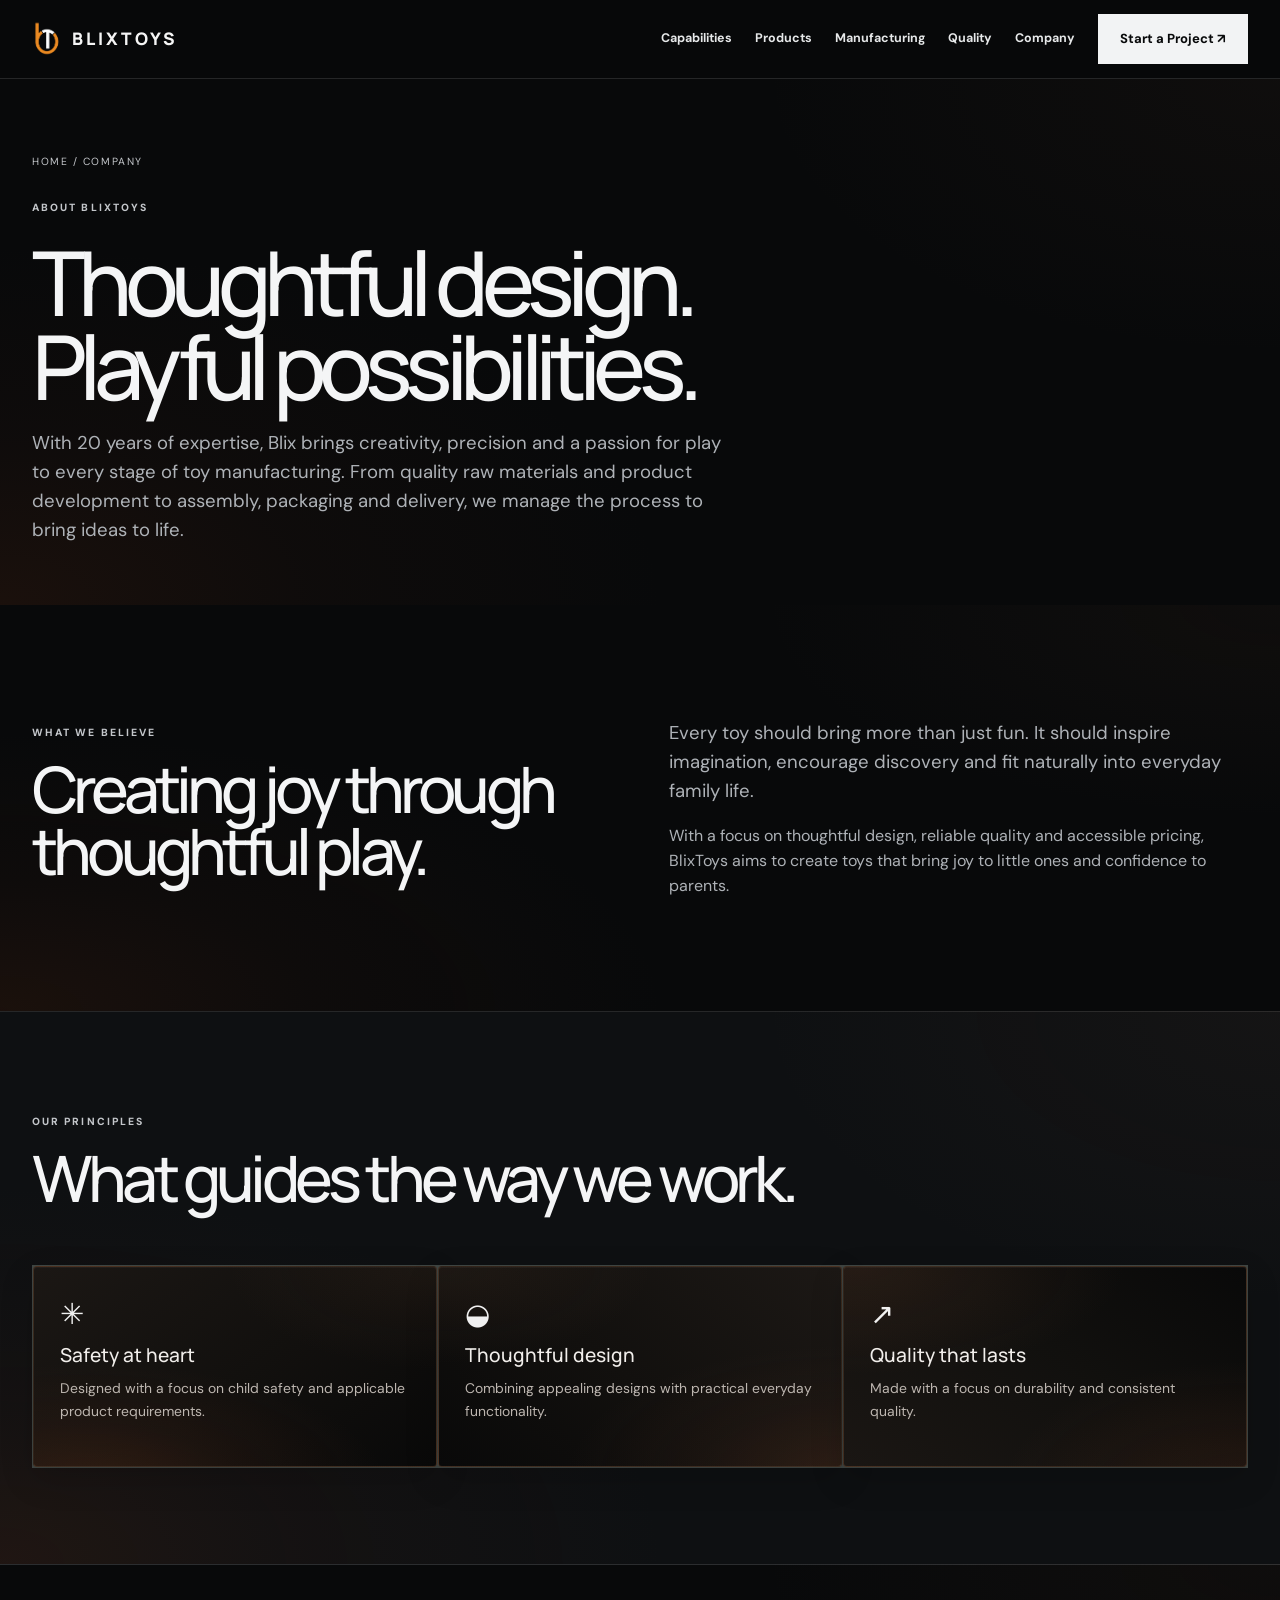
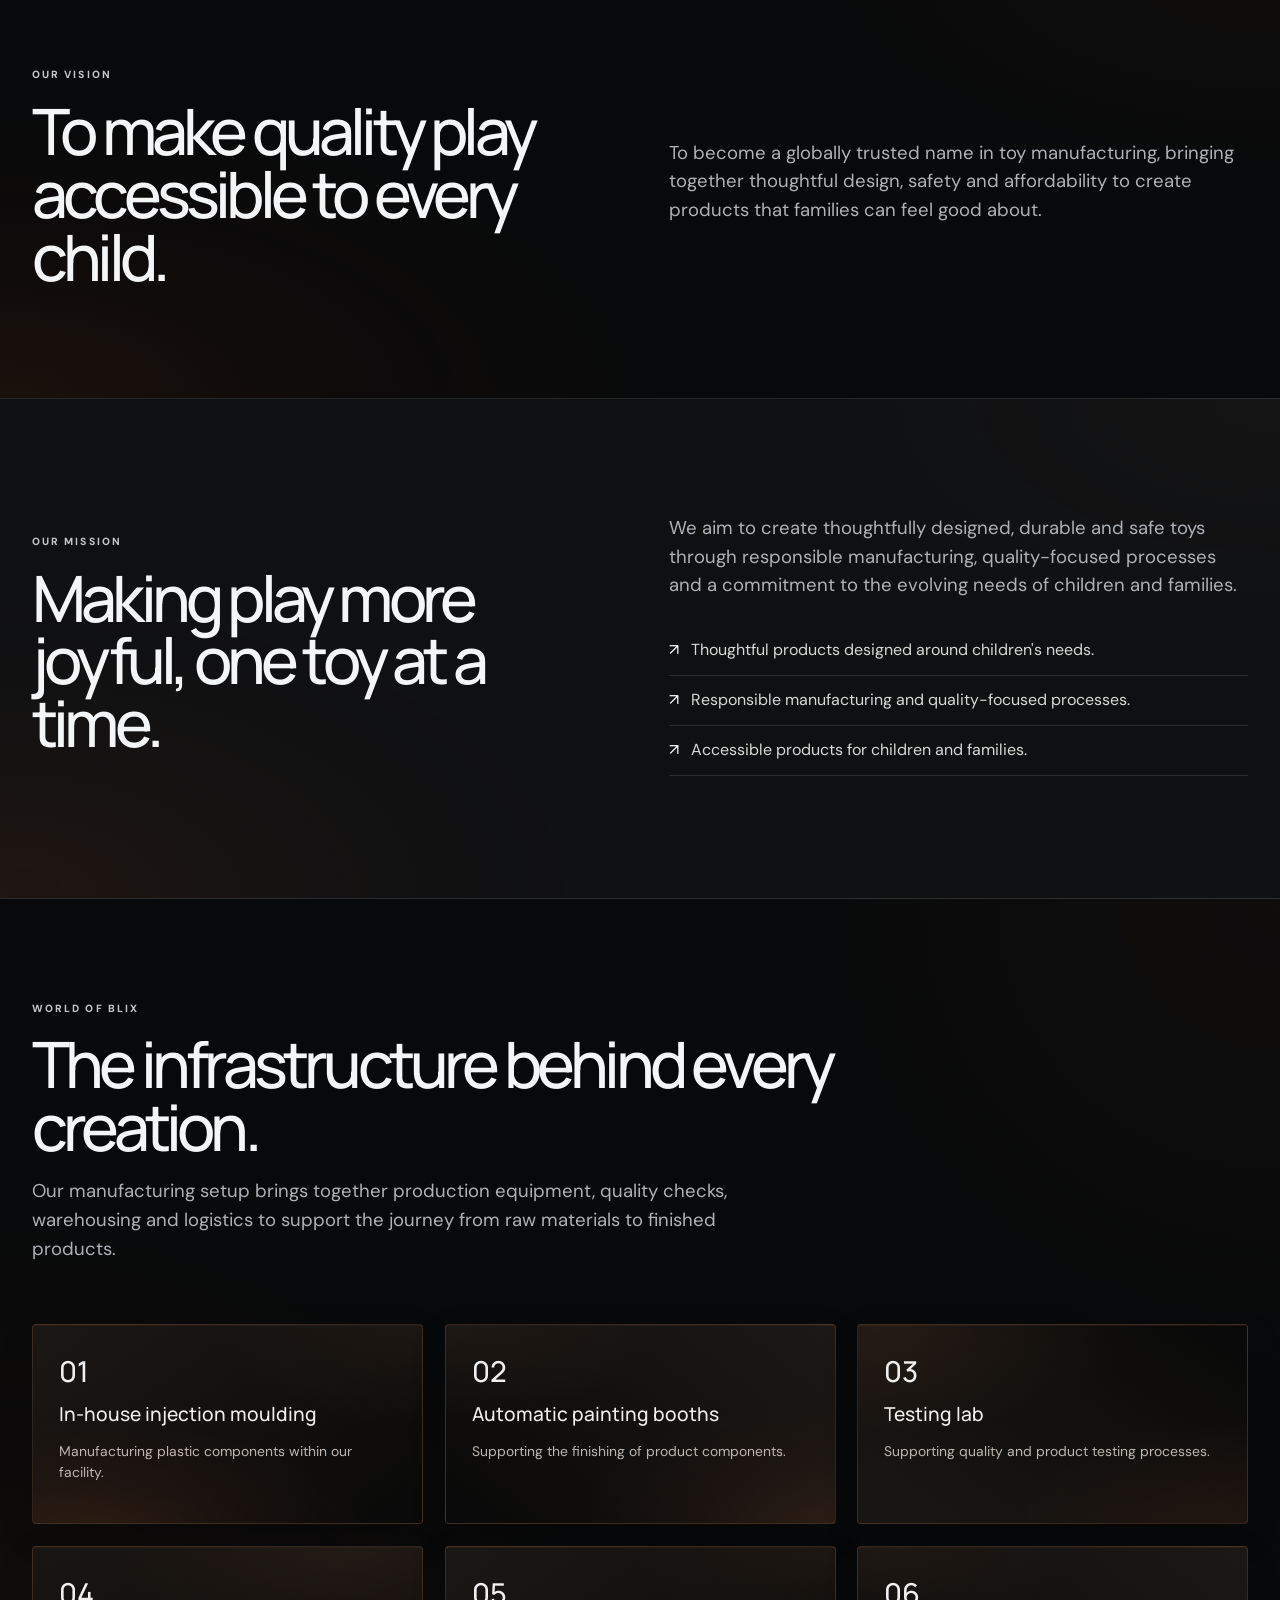
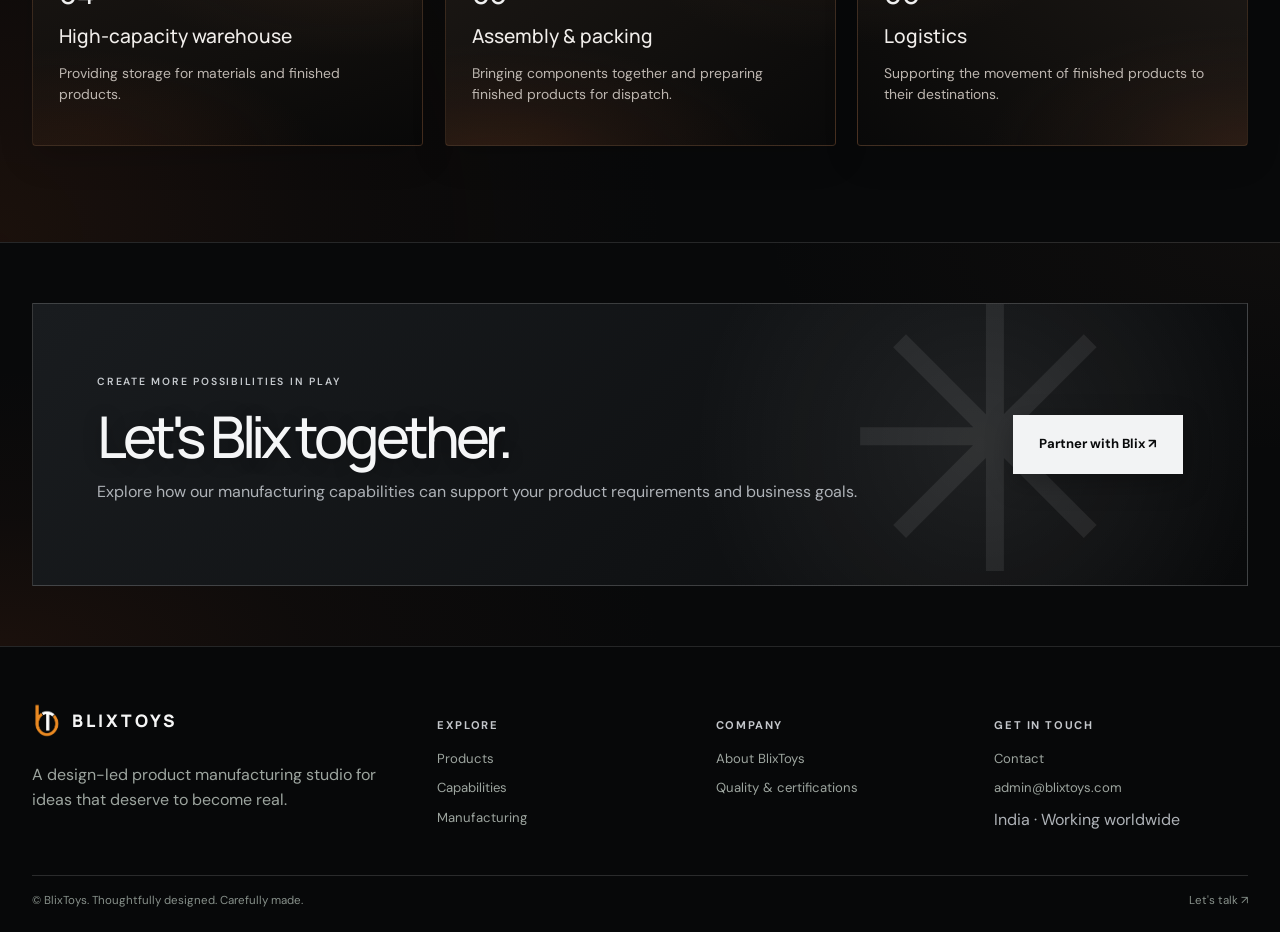
<file: about.html>
<!DOCTYPE html>
<html lang="en"><head>
  <link rel="icon" href="assets/images/favicon.ico" sizes="any">
  <link rel="shortcut icon" href="assets/images/favicon.ico">
<meta charset="utf-8"/><meta content="width=device-width,initial-scale=1" name="viewport"/><meta content="BlixToys — thoughtful toy product design and manufacturing." name="description"/><title>About — BlixToys</title><link href="assets/css/style.css?v=20261123-content-update" rel="stylesheet"/></head><body><header class="site-header"><div class="container nav"><a class="brand" href="index.html" aria-label="BlixToys home"><img class="brand-logo" src="assets/images/brand-logo.png" alt="" aria-hidden="true"><span class="brand-name">BLIXTOYS</span></a><button aria-expanded="false" aria-label="Toggle navigation" class="menu-toggle">☰</button><nav class="nav-links"><a href="capabilities.html">Capabilities</a><a href="index.html#products-showcase">Products</a><a href="manufacturing.html">Manufacturing</a><a href="index.html#safety-quality">Quality</a><a href="about.html">Company</a><a class="btn btn-primary" href="contact.html">Start a Project ↗</a></nav></div></header><main><section class="page-hero"><div class="container"><div class="breadcrumb">HOME / COMPANY</div><span class="eyebrow">ABOUT BLIXTOYS</span><h1 class="display">Thoughtful design.<br/>Playful possibilities.</h1><p class="lead">With 20 years of expertise, Blix brings creativity, precision and a passion for play to every stage of toy manufacturing. From quality raw materials and product development to assembly, packaging and delivery, we manage the process to bring ideas to life.</p></div></section><section class="section"><div class="container split"><div><span class="eyebrow">WHAT WE BELIEVE</span><h2 class="h2">Creating joy through thoughtful play.</h2></div><div><p class="lead">Every toy should bring more than just fun. It should inspire imagination, encourage discovery and fit naturally into everyday family life.</p><p class="muted">With a focus on thoughtful design, reliable quality and accessible pricing, BlixToys aims to create toys that bring joy to little ones and confidence to parents.</p></div></div></section><section class="section surface"><div class="container"><div class="section-head"><div><span class="eyebrow">OUR PRINCIPLES</span><h2 class="h2">What guides the way we work.</h2></div></div><div class="value-grid"><article class="value-card"><div class="symbol">✳</div><h3>Safety at heart</h3><p>Designed with a focus on child safety and applicable product requirements.</p></article><article class="value-card"><div class="symbol">◒</div><h3>Thoughtful design</h3><p>Combining appealing designs with practical everyday functionality.</p></article><article class="value-card"><div class="symbol">↗</div><h3>Quality that lasts</h3><p>Made with a focus on durability and consistent quality.</p></article></div></div></section>
<section class="section">
  <div class="container split">
    <div>
      <span class="eyebrow">OUR VISION</span>
      <h2 class="h2">To make quality play accessible to every child.</h2>
    </div>
    <div>
      <p class="lead">To become a globally trusted name in toy manufacturing, bringing together thoughtful design, safety and affordability to create products that families can feel good about.</p>
    </div>
  </div>
</section>
<section class="section surface">
  <div class="container split">
    <div>
      <span class="eyebrow">OUR MISSION</span>
      <h2 class="h2">Making play more joyful, one toy at a time.</h2>
    </div>
    <div>
      <p class="lead">We aim to create thoughtfully designed, durable and safe toys through responsible manufacturing, quality-focused processes and a commitment to the evolving needs of children and families.</p>
      <ul class="tick-list">
        <li>Thoughtful products designed around children's needs.</li>
        <li>Responsible manufacturing and quality-focused processes.</li>
        <li>Accessible products for children and families.</li>
      </ul>
    </div>
  </div>
</section>
<section class="section">
  <div class="container">
    <div class="section-head"><div>
      <span class="eyebrow">WORLD OF BLIX</span>
      <h2 class="h2">The infrastructure behind every creation.</h2>
      <p class="lead">Our manufacturing setup brings together production equipment, quality checks, warehousing and logistics to support the journey from raw materials to finished products.</p>
    </div></div>
    <div class="grid-3 blix-infrastructure-grid">
      <article class="value-card"><div class="symbol">01</div><h3>In-house injection moulding</h3><p>Manufacturing plastic components within our facility.</p></article>
      <article class="value-card"><div class="symbol">02</div><h3>Automatic painting booths</h3><p>Supporting the finishing of product components.</p></article>
      <article class="value-card"><div class="symbol">03</div><h3>Testing lab</h3><p>Supporting quality and product testing processes.</p></article>
      <article class="value-card"><div class="symbol">04</div><h3>High-capacity warehouse</h3><p>Providing storage for materials and finished products.</p></article>
      <article class="value-card"><div class="symbol">05</div><h3>Assembly &amp; packing</h3><p>Bringing components together and preparing finished products for dispatch.</p></article>
      <article class="value-card"><div class="symbol">06</div><h3>Logistics</h3><p>Supporting the movement of finished products to their destinations.</p></article>
    </div>
  </div>
</section>
<section class="section-sm"><div class="container"><div class="cta"><div><span class="eyebrow" style="color:#ffe2d9">CREATE MORE POSSIBILITIES IN PLAY</span><h2>Let's Blix together.</h2><p>Explore how our manufacturing capabilities can support your product requirements and business goals.</p></div><a class="btn" href="contact.html">Partner with Blix ↗</a></div></div></section>
</main><footer class="site-footer"><div class="container"><div class="footer-grid"><div class="footer-about"><a class="brand" href="index.html" aria-label="BlixToys home"><img class="brand-logo" src="assets/images/brand-logo.png" alt="" aria-hidden="true"><span class="brand-name">BLIXTOYS</span></a><p>A design-led product manufacturing studio for ideas that deserve to become real.</p></div><div class="footer-col"><h4>Explore</h4><a href="index.html#products-showcase">Products</a><a href="capabilities.html">Capabilities</a><a href="manufacturing.html">Manufacturing</a></div><div class="footer-col"><h4>Company</h4><a href="about.html">About BlixToys</a><a href="index.html#safety-quality">Quality &amp; certifications</a></div><div class="footer-col"><h4>Get in touch</h4><a href="contact.html">Contact</a><a href="mailto:admin@blixtoys.com">admin@blixtoys.com</a><span class="muted">India · Working worldwide</span></div></div><div class="footer-bottom"><span>© <span data-year=""></span> BlixToys. Thoughtfully designed. Carefully made.</span><span><a href="contact.html">Let's talk ↗</a></span></div></div></footer><script src="assets/js/main.js?v=20261112-tabs"></script></body></html>
</file>
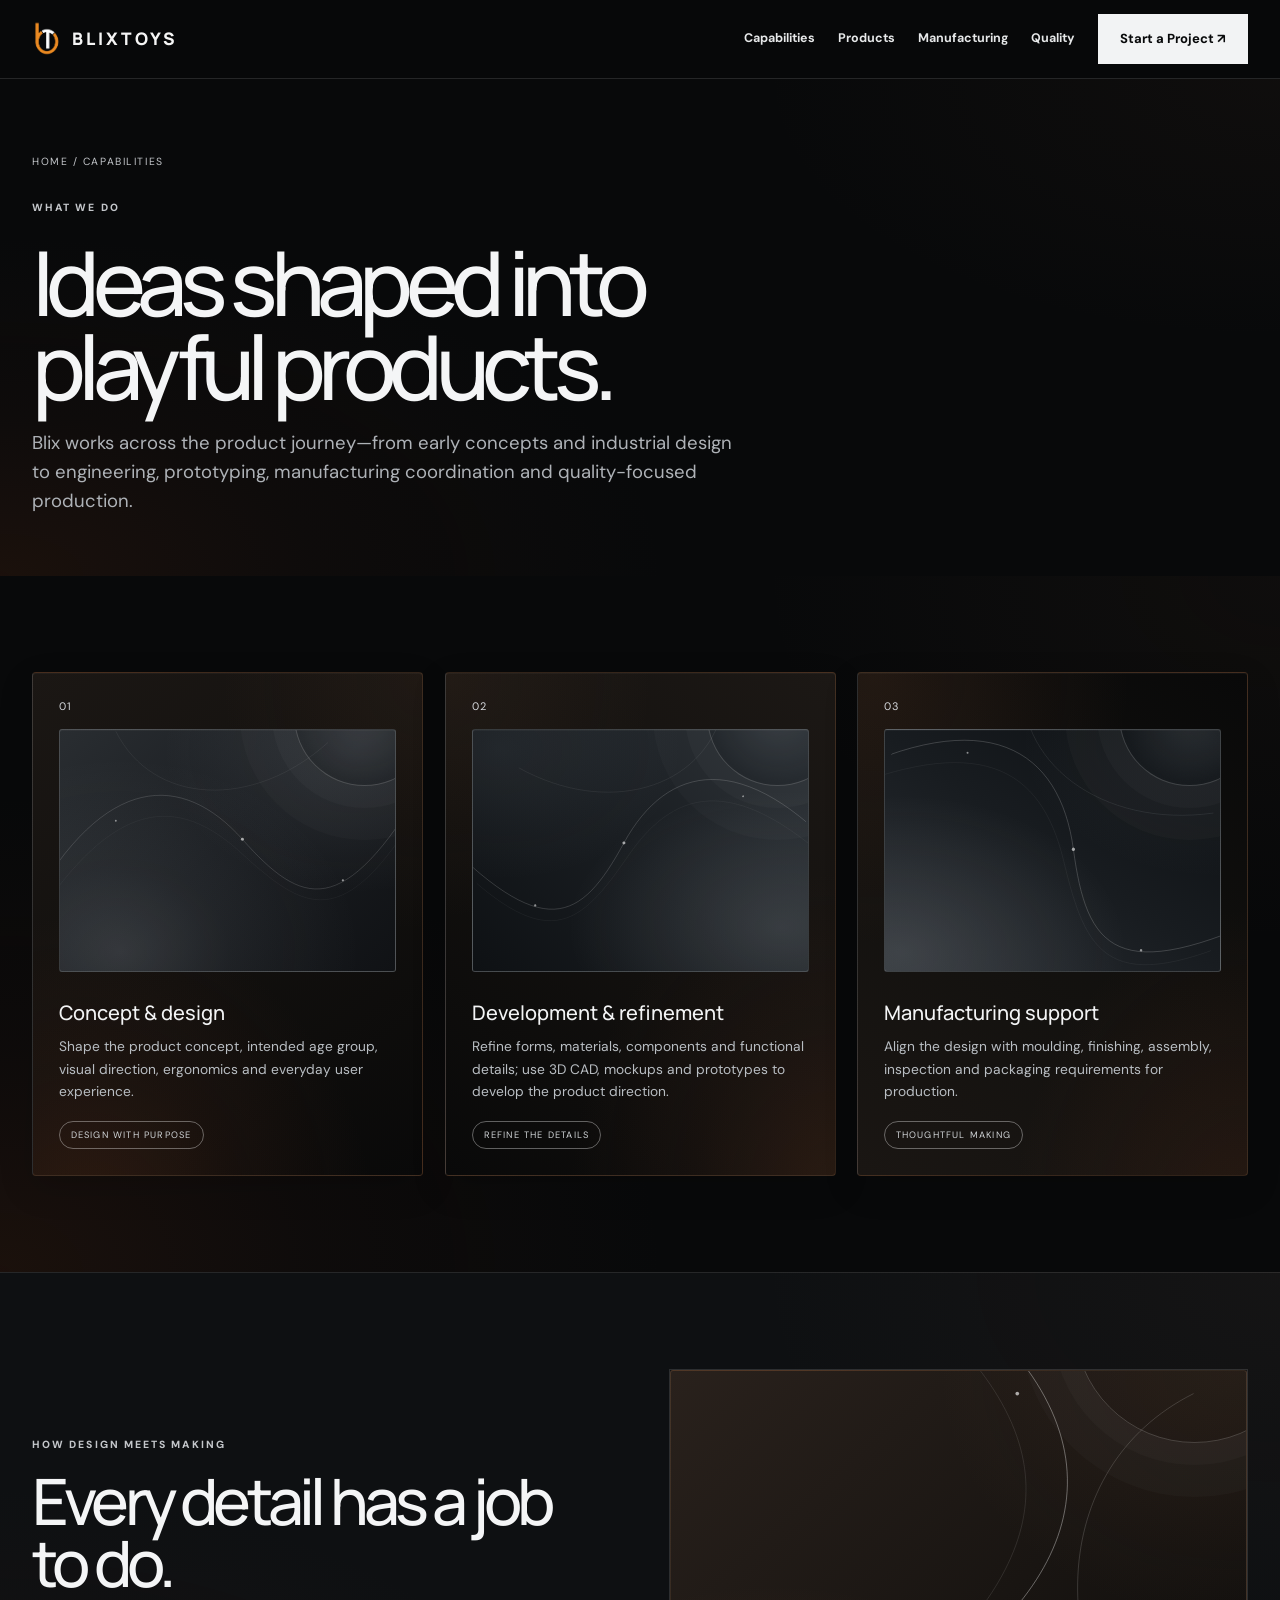
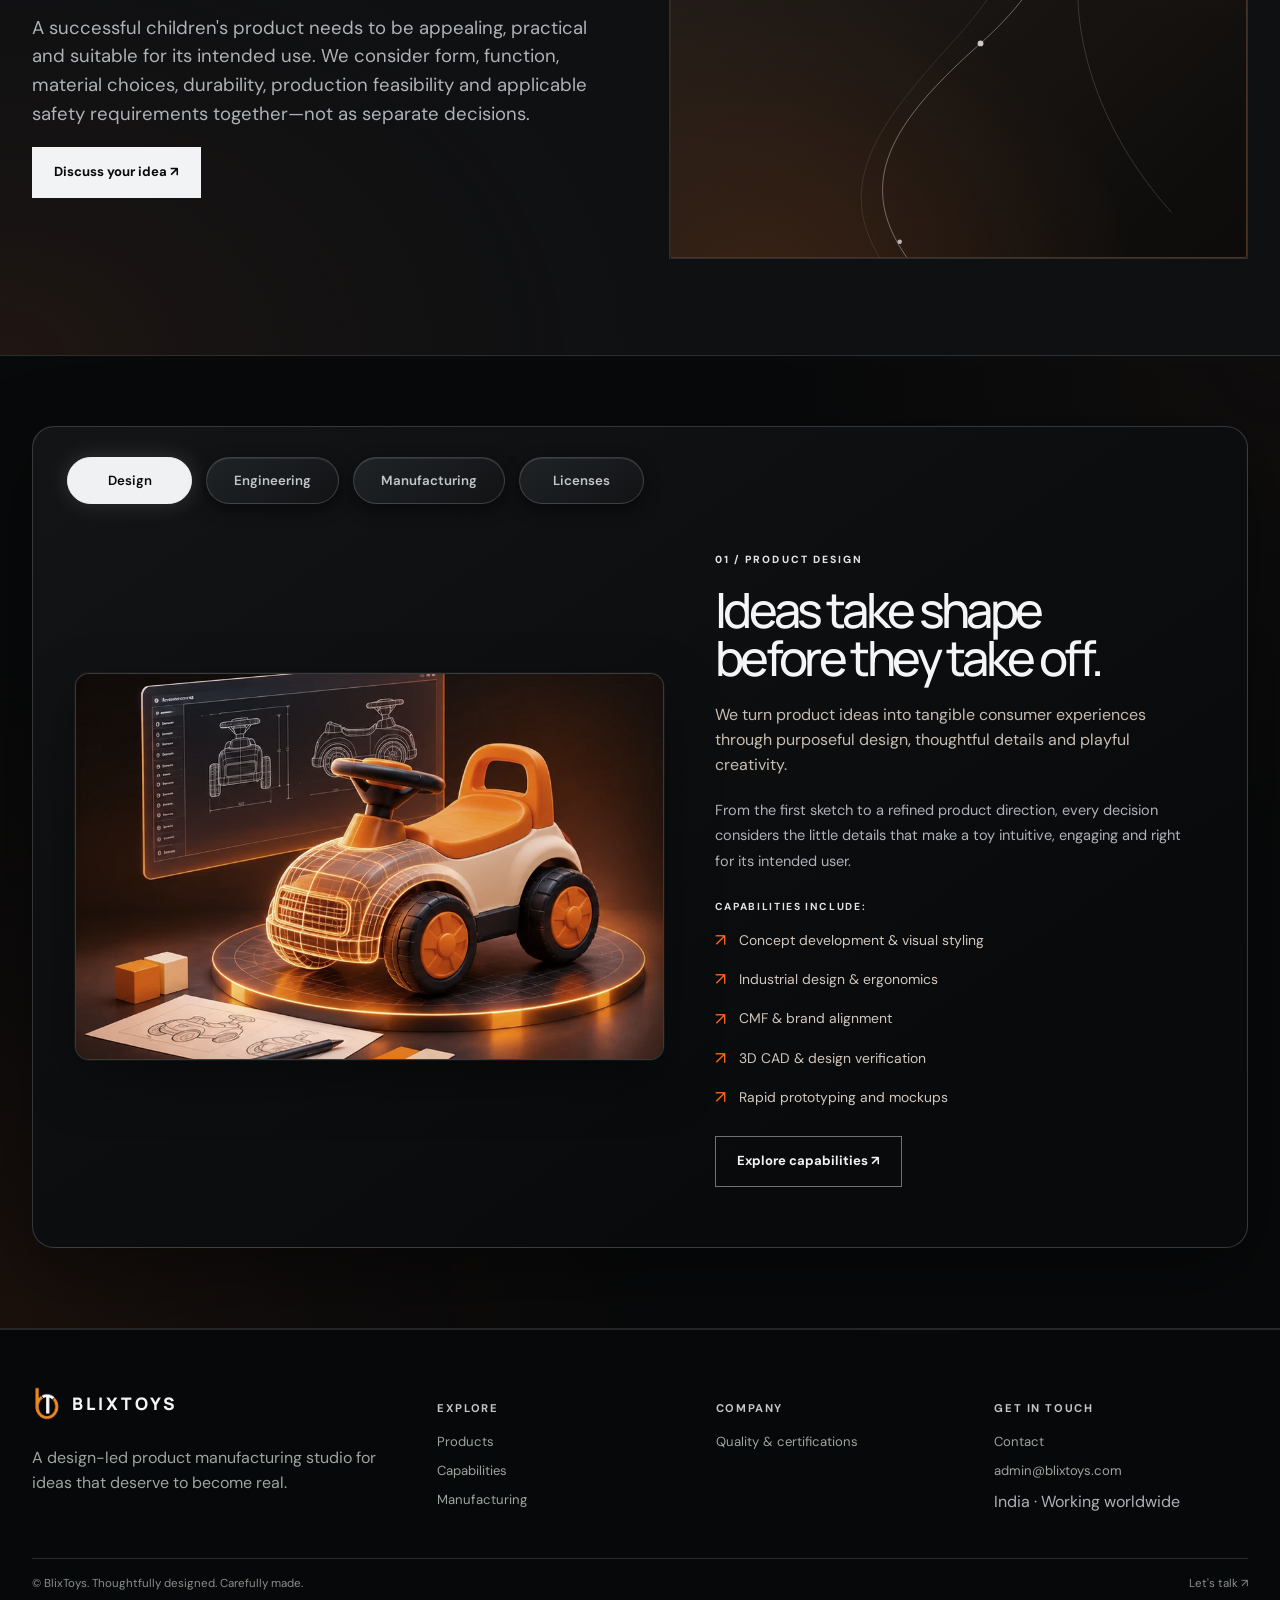
<file: capabilities.html>
<!DOCTYPE html>
<html lang="en"><head>
  <link rel="icon" href="assets/images/favicon.ico" sizes="any">
  <link rel="shortcut icon" href="assets/images/favicon.ico">
<meta charset="utf-8"/><meta content="width=device-width,initial-scale=1" name="viewport"/><meta name="description" content="BlixToys supports toy concept development, industrial design, engineering, prototyping and manufacturing-ready product development."/><title>Capabilities — BlixToys</title><link href="assets/css/style.css?v=20261123-content-update" rel="stylesheet"/></head><body><header class="site-header"><div class="container nav"><a class="brand" href="index.html" aria-label="BlixToys home"><img class="brand-logo" src="assets/images/brand-logo.png" alt="" aria-hidden="true"><span class="brand-name">BLIXTOYS</span></a><button aria-expanded="false" aria-label="Toggle navigation" class="menu-toggle">☰</button><nav class="nav-links"><a href="capabilities.html">Capabilities</a><a href="index.html#products-showcase">Products</a><a href="manufacturing.html">Manufacturing</a><a href="index.html#safety-quality">Quality</a><a class="btn btn-primary" href="contact.html">Start a Project ↗</a></nav></div></header><main><section class="page-hero"><div class="container"><div class="breadcrumb">HOME / CAPABILITIES</div><span class="eyebrow">WHAT WE DO</span><h1 class="display">Ideas shaped into<br/>playful products.</h1><p class="lead">Blix works across the product journey—from early concepts and industrial design to engineering, prototyping, manufacturing coordination and quality-focused production.</p></div></section><section class="section"><div class="container grid-3"><article class="cap-card"><div class="cap-meta">01 <span></span></div><div aria-hidden="true" class="path-visual gradient-capability" data-path-visual="true"></div><h3>Concept &amp; design</h3><p>Shape the product concept, intended age group, visual direction, ergonomics and everyday user experience.</p><span class="tag">DESIGN WITH PURPOSE</span></article><article class="cap-card"><div class="cap-meta">02 <span></span></div><div aria-hidden="true" class="path-visual gradient-capability" data-path-visual="true"></div><h3>Development &amp; refinement</h3><p>Refine forms, materials, components and functional details; use 3D CAD, mockups and prototypes to develop the product direction.</p><span class="tag">REFINE THE DETAILS</span></article><article class="cap-card"><div class="cap-meta">03 <span></span></div><div aria-hidden="true" class="path-visual gradient-capability" data-path-visual="true"></div><h3>Manufacturing support</h3><p>Align the design with moulding, finishing, assembly, inspection and packaging requirements for production.</p><span class="tag">THOUGHTFUL MAKING</span></article></div></section><section class="section surface"><div class="container split"><div><span class="eyebrow">HOW DESIGN MEETS MAKING</span><h2 class="h2">Every detail has a job to do.</h2><p class="lead">A successful children's product needs to be appealing, practical and suitable for its intended use. We consider form, function, material choices, durability, production feasibility and applicable safety requirements together—not as separate decisions.</p><a class="btn btn-primary" href="contact.html">Discuss your idea ↗</a></div><div class="split-art"><div aria-hidden="true" class="path-visual gradient-feature" data-path-visual="true"></div></div></div></section>
<section class="section showcase-section" id="blix-showcase">
<div class="container">
<div class="showcase-shell">
<div aria-label="BlixToys capabilities" class="showcase-tabs" role="tablist">
<button aria-selected="true" class="showcase-tab active" data-showcase="design" role="tab">Design</button>
<button aria-selected="false" class="showcase-tab" data-showcase="engineering" role="tab">Engineering</button>
<button aria-selected="false" class="showcase-tab" data-showcase="manufacturing" role="tab">Manufacturing</button>
<button aria-selected="false" class="showcase-tab" data-showcase="licenses" role="tab">Licenses</button>
</div>
<div class="showcase-content">
<div class="showcase-visual">
<img alt="Cinematic 3D concept render of an orange and cream ride-on toy in a product design studio" class="showcase-render" id="showcase-render" src="assets/images/ride-on-3d-concept.webp"/>
</div>
<div aria-live="polite" class="showcase-copy">
<span class="eyebrow" id="showcase-kicker">01 / DESIGN STUDIO</span>
<h2 class="h2" id="showcase-title">Ideas take shape<br/>before they take off.</h2>
<p class="lead" id="showcase-description">We turn product ideas into tangible consumer experiences through purposeful design, thoughtful details and playful creativity.</p>
<p class="showcase-intro" id="showcase-detail">From the first sketch to a refined product direction, every decision considers the little details that make a toy intuitive, engaging and right for its intended user.</p>
<p class="showcase-cap-label">CAPABILITIES INCLUDE:</p>
<ul class="showcase-list" id="showcase-list">
<li>Concept development &amp; visual styling</li>
<li>Industrial design &amp; ergonomics</li>
<li>CMF &amp; brand alignment</li>
<li>3D CAD &amp; design verification</li>
<li>Rapid prototyping and mockups</li>
</ul>
<a class="btn btn-outline" href="capabilities.html" id="showcase-link">Explore capabilities ↗</a>
</div>
</div>
</div>
</div>
</section>
</main><footer class="site-footer"><div class="container"><div class="footer-grid"><div class="footer-about"><a class="brand" href="index.html" aria-label="BlixToys home"><img class="brand-logo" src="assets/images/brand-logo.png" alt="" aria-hidden="true"><span class="brand-name">BLIXTOYS</span></a><p>A design-led product manufacturing studio for ideas that deserve to become real.</p></div><div class="footer-col"><h4>Explore</h4><a href="index.html#products-showcase">Products</a><a href="capabilities.html">Capabilities</a><a href="manufacturing.html">Manufacturing</a></div><div class="footer-col"><h4>Company</h4><a href="index.html#safety-quality">Quality &amp; certifications</a></div><div class="footer-col"><h4>Get in touch</h4><a href="contact.html">Contact</a><a href="mailto:admin@blixtoys.com">admin@blixtoys.com</a><span class="muted">India · Working worldwide</span></div></div><div class="footer-bottom"><span>© <span data-year=""></span> BlixToys. Thoughtfully designed. Carefully made.</span><span><a href="contact.html">Let's talk ↗</a></span></div></div></footer><script src="assets/js/main.js?v=20261112-tabs"></script></body></html>
</file>
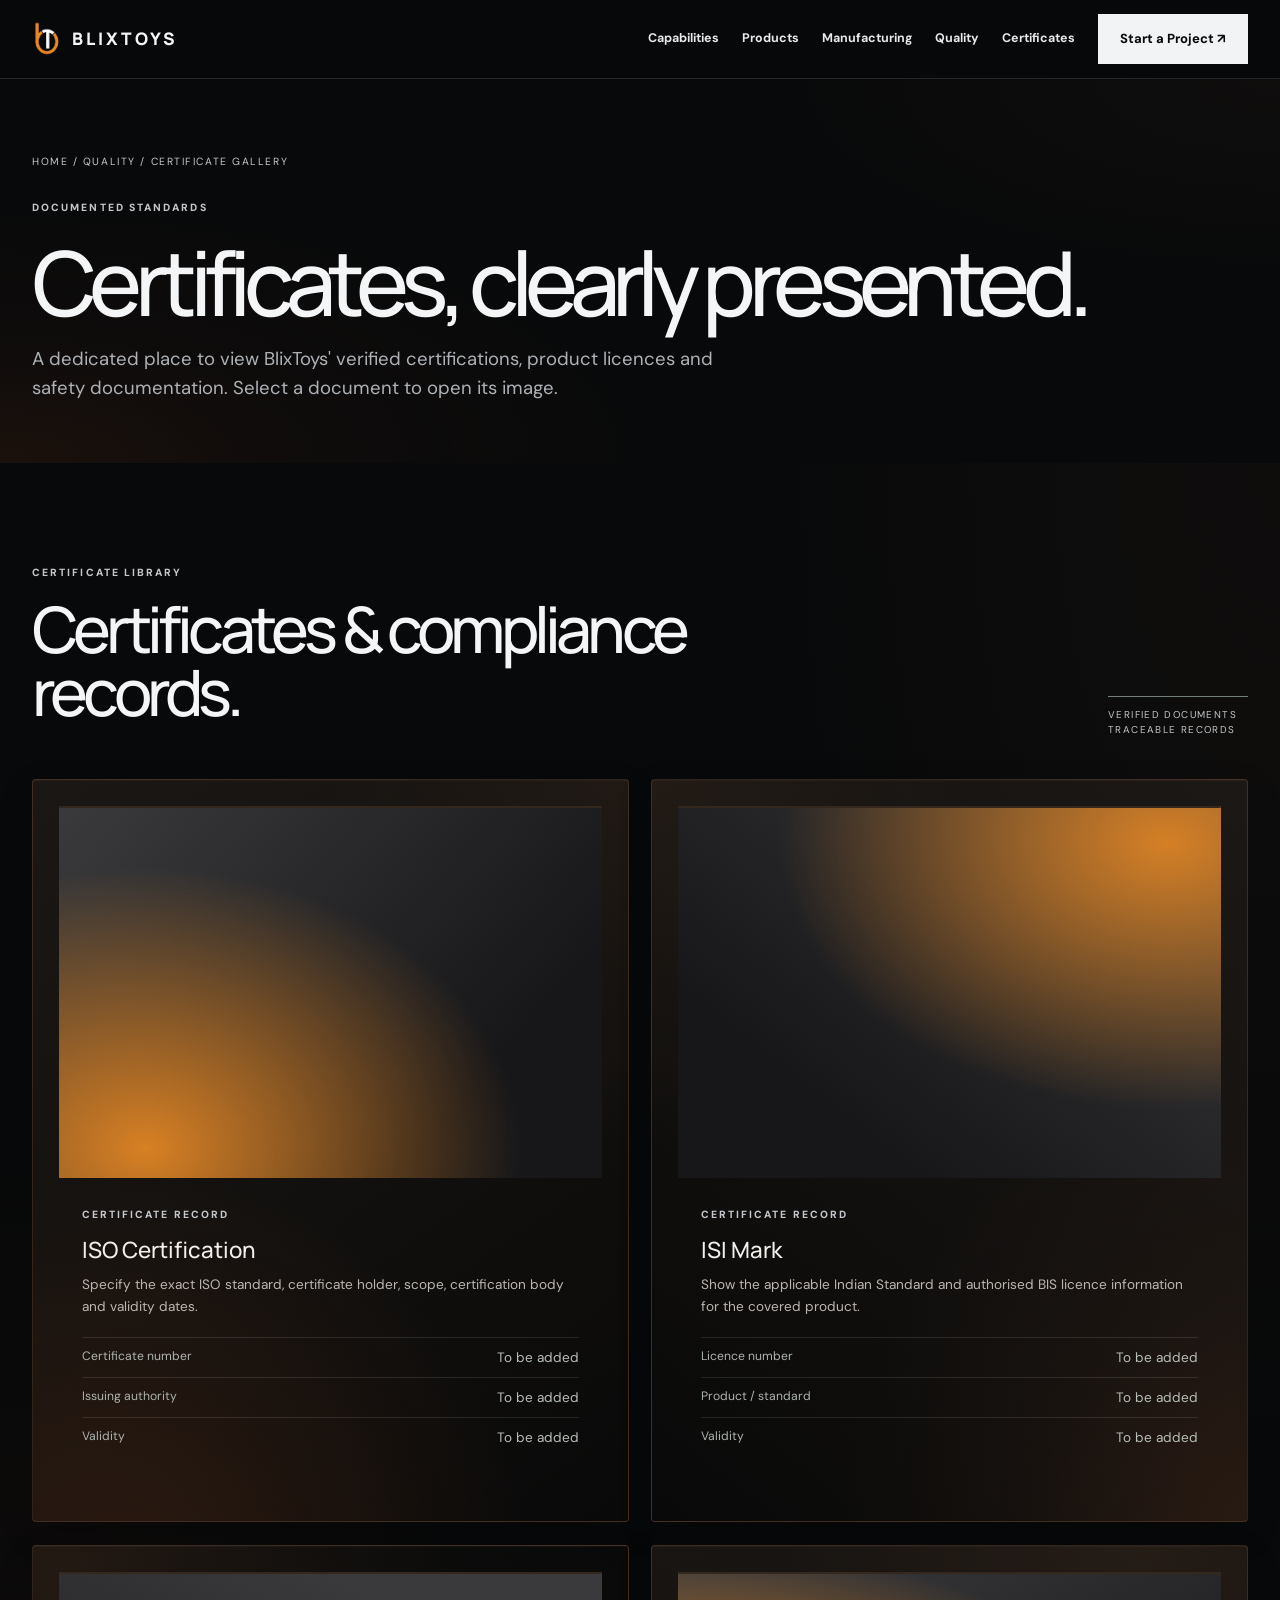
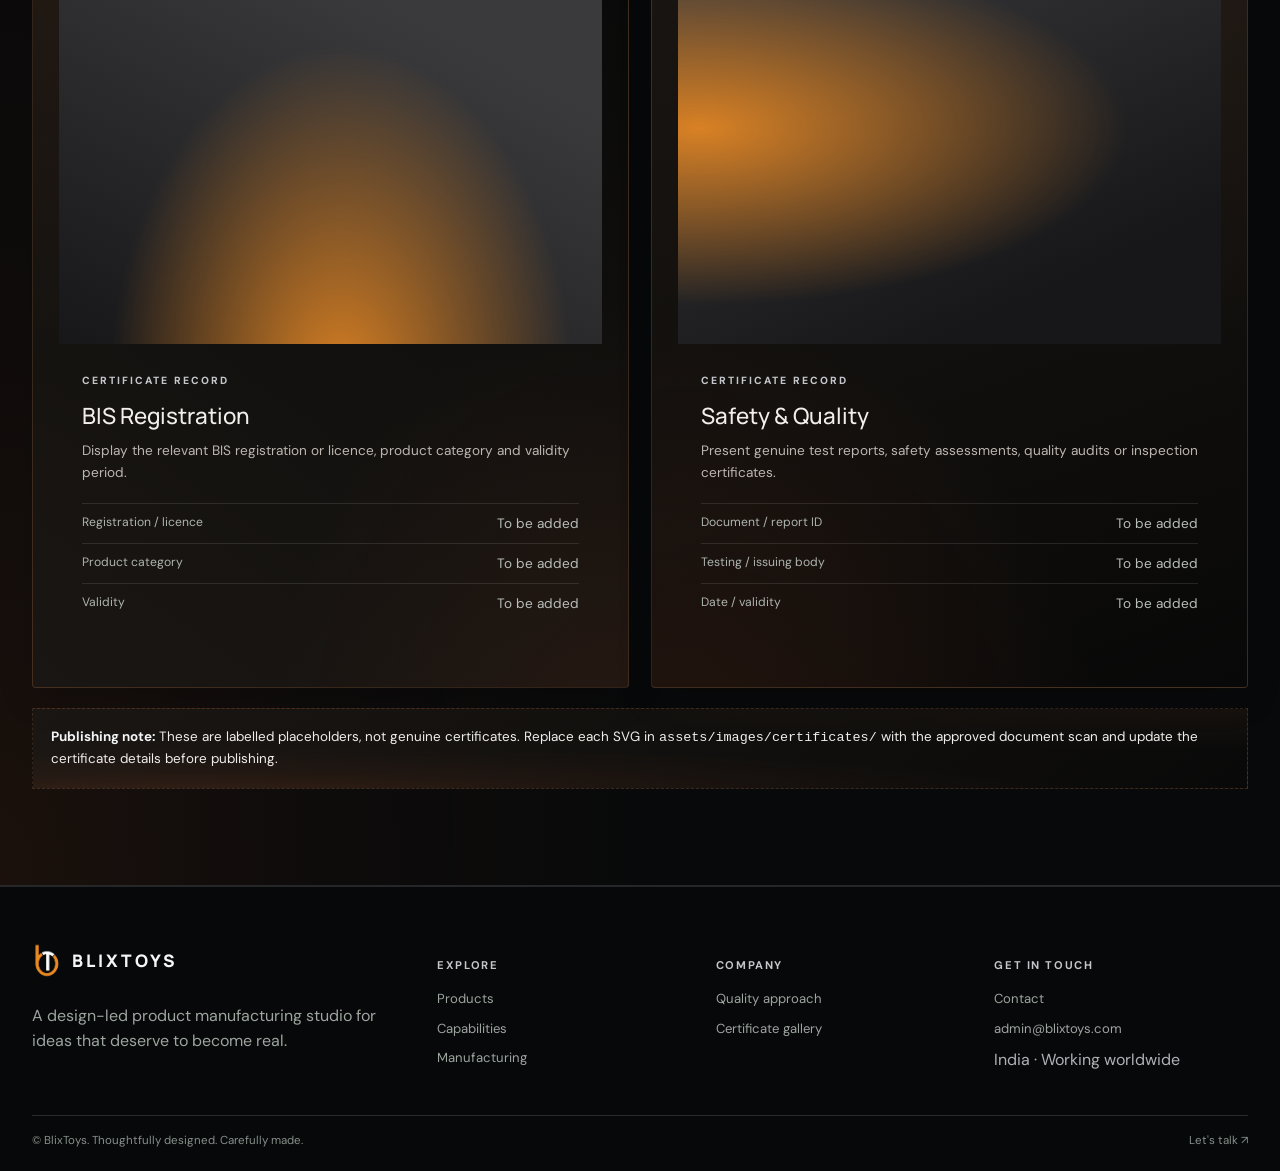
<file: certificates.html>
<!DOCTYPE html>
<html lang="en"><head>
  <link rel="icon" href="assets/images/favicon.ico" sizes="any">
  <link rel="shortcut icon" href="assets/images/favicon.ico">
<meta charset="utf-8"/><meta content="width=device-width,initial-scale=1" name="viewport"/><meta content="BlixToys — thoughtful toy product design and manufacturing." name="description"/><title>Certificate Gallery — BlixToys</title><link href="assets/css/style.css?v=20261123-content-update" rel="stylesheet"/></head><body><header class="site-header"><div class="container nav"><a class="brand" href="index.html" aria-label="BlixToys home"><img class="brand-logo" src="assets/images/brand-logo.png" alt="" aria-hidden="true"><span class="brand-name">BLIXTOYS</span></a><button aria-expanded="false" aria-label="Toggle navigation" class="menu-toggle">☰</button><nav class="nav-links"><a href="capabilities.html">Capabilities</a><a href="index.html#products-showcase">Products</a><a href="manufacturing.html">Manufacturing</a><a href="certifications.html">Quality</a><a href="certificates.html">Certificates</a><a class="btn btn-primary" href="contact.html">Start a Project ↗</a></nav></div></header><main><section class="page-hero"><div class="container"><div class="breadcrumb">HOME / QUALITY / CERTIFICATE GALLERY</div><span class="eyebrow">DOCUMENTED STANDARDS</span><h1 class="display">Certificates, clearly presented.</h1><p class="lead">A dedicated place to view BlixToys' verified certifications, product licences and safety documentation. Select a document to open its image.</p></div></section><section class="section"><div class="container"><div class="section-head"><div><span class="eyebrow">CERTIFICATE LIBRARY</span><h2 class="h2">Certificates &amp; compliance records.</h2></div><div class="section-aside">VERIFIED DOCUMENTS<br/>TRACEABLE RECORDS</div></div><div class="cert-gallery"><article class="certificate-item"><div class="certificate-image"><div aria-hidden="true" class="path-visual gradient-certificate" data-path-visual="true"></div></div><div class="certificate-info"><span class="eyebrow">CERTIFICATE RECORD</span><h3>ISO Certification</h3><p>Specify the exact ISO standard, certificate holder, scope, certification body and validity dates.</p><dl><div><dt>Certificate number</dt><dd>To be added</dd></div><div><dt>Issuing authority</dt><dd>To be added</dd></div><div><dt>Validity</dt><dd>To be added</dd></div></dl></div></article><article class="certificate-item"><div class="certificate-image"><div aria-hidden="true" class="path-visual gradient-certificate" data-path-visual="true"></div></div><div class="certificate-info"><span class="eyebrow">CERTIFICATE RECORD</span><h3>ISI Mark</h3><p>Show the applicable Indian Standard and authorised BIS licence information for the covered product.</p><dl><div><dt>Licence number</dt><dd>To be added</dd></div><div><dt>Product / standard</dt><dd>To be added</dd></div><div><dt>Validity</dt><dd>To be added</dd></div></dl></div></article><article class="certificate-item"><div class="certificate-image"><div aria-hidden="true" class="path-visual gradient-certificate" data-path-visual="true"></div></div><div class="certificate-info"><span class="eyebrow">CERTIFICATE RECORD</span><h3>BIS Registration</h3><p>Display the relevant BIS registration or licence, product category and validity period.</p><dl><div><dt>Registration / licence</dt><dd>To be added</dd></div><div><dt>Product category</dt><dd>To be added</dd></div><div><dt>Validity</dt><dd>To be added</dd></div></dl></div></article><article class="certificate-item"><div class="certificate-image"><div aria-hidden="true" class="path-visual gradient-certificate" data-path-visual="true"></div></div><div class="certificate-info"><span class="eyebrow">CERTIFICATE RECORD</span><h3>Safety &amp; Quality</h3><p>Present genuine test reports, safety assessments, quality audits or inspection certificates.</p><dl><div><dt>Document / report ID</dt><dd>To be added</dd></div><div><dt>Testing / issuing body</dt><dd>To be added</dd></div><div><dt>Date / validity</dt><dd>To be added</dd></div></dl></div></article></div><div class="cert-note"><strong>Publishing note:</strong> These are labelled placeholders, not genuine certificates. Replace each SVG in <code>assets/images/certificates/</code> with the approved document scan and update the certificate details before publishing.</div></div></section></main><footer class="site-footer"><div class="container"><div class="footer-grid"><div class="footer-about"><a class="brand" href="index.html" aria-label="BlixToys home"><img class="brand-logo" src="assets/images/brand-logo.png" alt="" aria-hidden="true"><span class="brand-name">BLIXTOYS</span></a><p>A design-led product manufacturing studio for ideas that deserve to become real.</p></div><div class="footer-col"><h4>Explore</h4><a href="index.html#products-showcase">Products</a><a href="capabilities.html">Capabilities</a><a href="manufacturing.html">Manufacturing</a></div><div class="footer-col"><h4>Company</h4><a href="certifications.html">Quality approach</a><a href="certificates.html">Certificate gallery</a></div><div class="footer-col"><h4>Get in touch</h4><a href="contact.html">Contact</a><a href="mailto:admin@blixtoys.com">admin@blixtoys.com</a><span class="muted">India · Working worldwide</span></div></div><div class="footer-bottom"><span>© <span data-year=""></span> BlixToys. Thoughtfully designed. Carefully made.</span><span><a href="contact.html">Let's talk ↗</a></span></div></div></footer><script src="assets/js/main.js"></script></body></html>
</file>
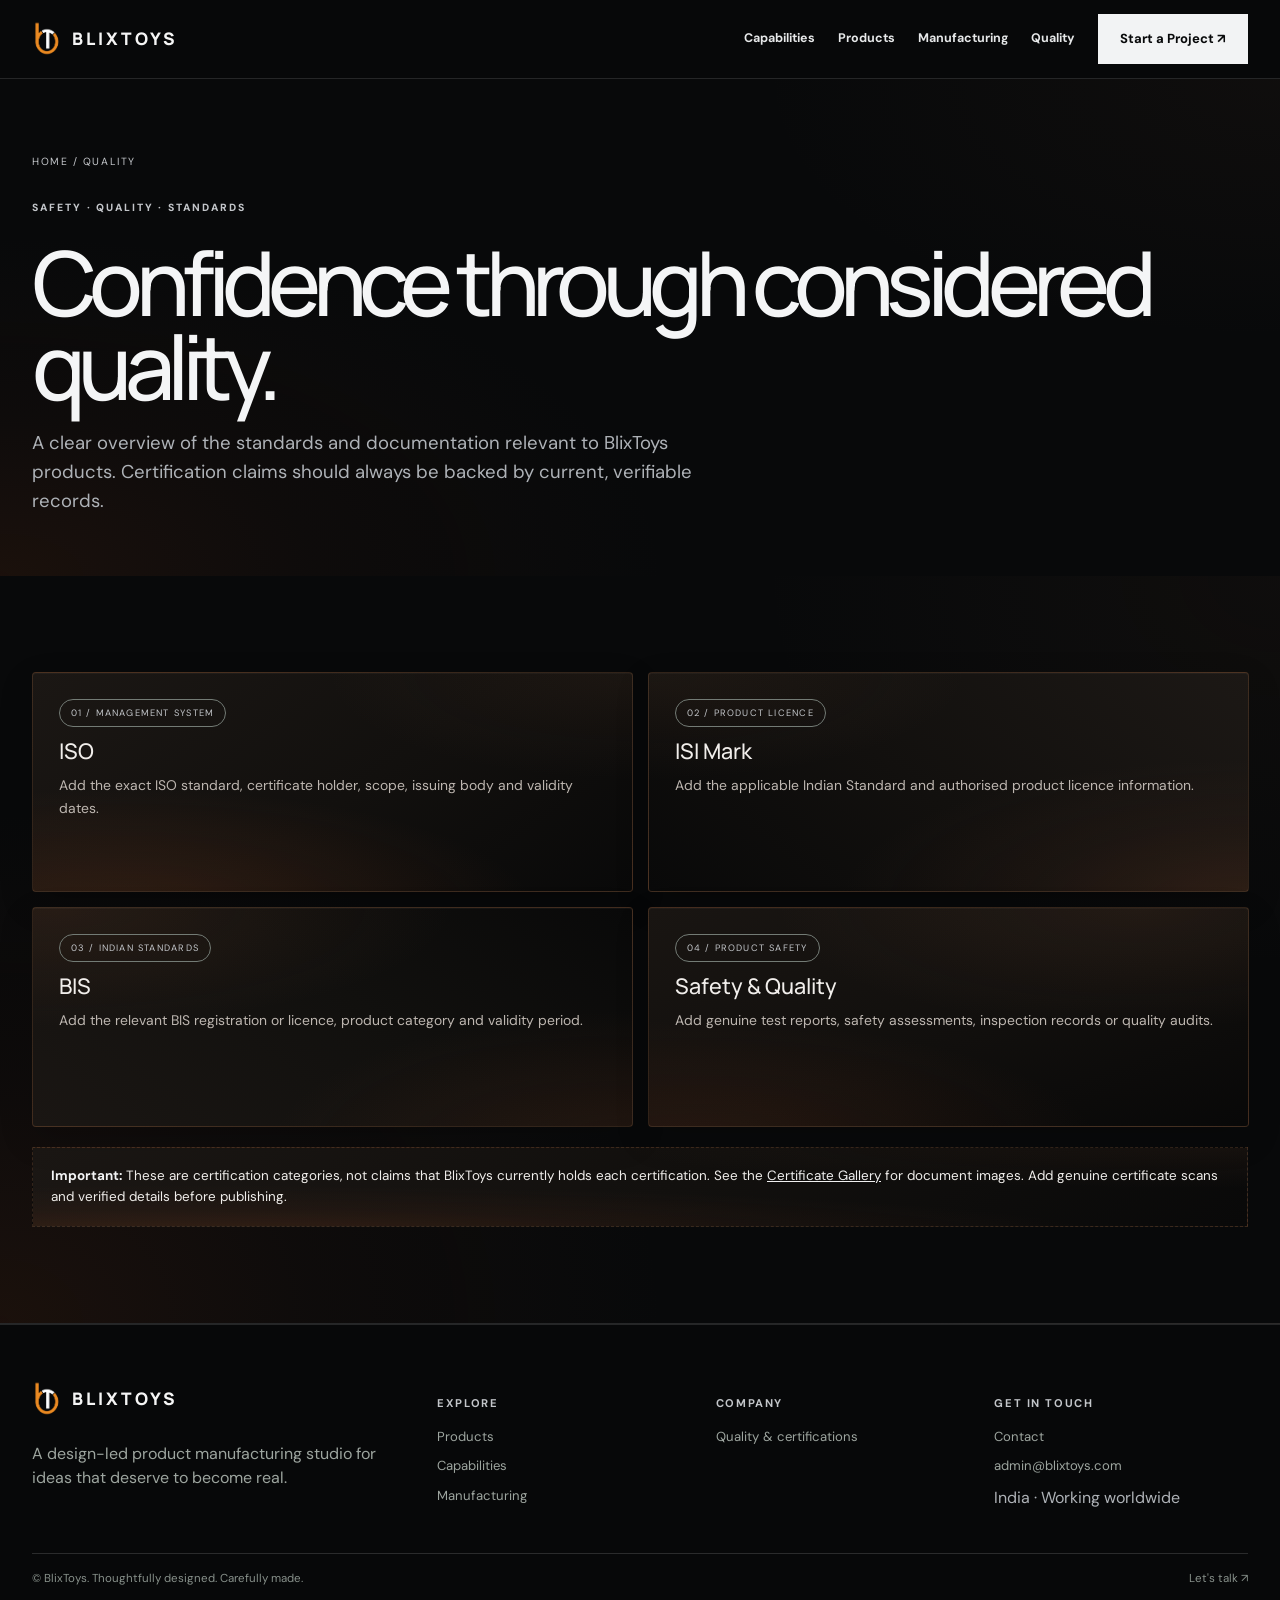
<file: certifications.html>
<!DOCTYPE html>
<html lang="en"><head>
  <link rel="icon" href="assets/images/favicon.ico" sizes="any">
  <link rel="shortcut icon" href="assets/images/favicon.ico">
<meta charset="utf-8"/><meta content="width=device-width,initial-scale=1" name="viewport"/><meta content="BlixToys — thoughtful toy product design and manufacturing." name="description"/><title>Quality &amp; Certifications — BlixToys</title><link href="assets/css/style.css?v=20261123-content-update" rel="stylesheet"/></head><body><header class="site-header"><div class="container nav"><a class="brand" href="index.html" aria-label="BlixToys home"><img class="brand-logo" src="assets/images/brand-logo.png" alt="" aria-hidden="true"><span class="brand-name">BLIXTOYS</span></a><button aria-expanded="false" aria-label="Toggle navigation" class="menu-toggle">☰</button><nav class="nav-links"><a href="capabilities.html">Capabilities</a><a href="index.html#products-showcase">Products</a><a href="manufacturing.html">Manufacturing</a><a href="index.html#safety-quality">Quality</a><a class="btn btn-primary" href="contact.html">Start a Project ↗</a></nav></div></header><main><section class="page-hero"><div class="container"><div class="breadcrumb">HOME / QUALITY</div><span class="eyebrow">SAFETY · QUALITY · STANDARDS</span><h1 class="display">Confidence through considered quality.</h1><p class="lead">A clear overview of the standards and documentation relevant to BlixToys products. Certification claims should always be backed by current, verifiable records.</p></div></section><section class="section"><div class="container cert-grid"><article class="cert-card"><span class="tag">01 / MANAGEMENT SYSTEM</span><h3>ISO</h3><p>Add the exact ISO standard, certificate holder, scope, issuing body and validity dates.</p></article><article class="cert-card"><span class="tag">02 / PRODUCT LICENCE</span><h3>ISI Mark</h3><p>Add the applicable Indian Standard and authorised product licence information.</p></article><article class="cert-card"><span class="tag">03 / INDIAN STANDARDS</span><h3>BIS</h3><p>Add the relevant BIS registration or licence, product category and validity period.</p></article><article class="cert-card"><span class="tag">04 / PRODUCT SAFETY</span><h3>Safety &amp; Quality</h3><p>Add genuine test reports, safety assessments, inspection records or quality audits.</p></article></div><div class="container" style="margin-top:20px"><div class="cert-note"><strong>Important:</strong> These are certification categories, not claims that BlixToys currently holds each certification. See the <a href="certificates.html" style="color:var(--orange);text-decoration:underline">Certificate Gallery</a> for document images. Add genuine certificate scans and verified details before publishing.</div></div></section></main><footer class="site-footer"><div class="container"><div class="footer-grid"><div class="footer-about"><a class="brand" href="index.html" aria-label="BlixToys home"><img class="brand-logo" src="assets/images/brand-logo.png" alt="" aria-hidden="true"><span class="brand-name">BLIXTOYS</span></a><p>A design-led product manufacturing studio for ideas that deserve to become real.</p></div><div class="footer-col"><h4>Explore</h4><a href="index.html#products-showcase">Products</a><a href="capabilities.html">Capabilities</a><a href="manufacturing.html">Manufacturing</a></div><div class="footer-col"><h4>Company</h4><a href="index.html#safety-quality">Quality &amp; certifications</a></div><div class="footer-col"><h4>Get in touch</h4><a href="contact.html">Contact</a><a href="mailto:admin@blixtoys.com">admin@blixtoys.com</a><span class="muted">India · Working worldwide</span></div></div><div class="footer-bottom"><span>© <span data-year=""></span> BlixToys. Thoughtfully designed. Carefully made.</span><span><a href="contact.html">Let's talk ↗</a></span></div></div></footer><script src="assets/js/main.js?v=20261112-tabs"></script></body></html>
</file>
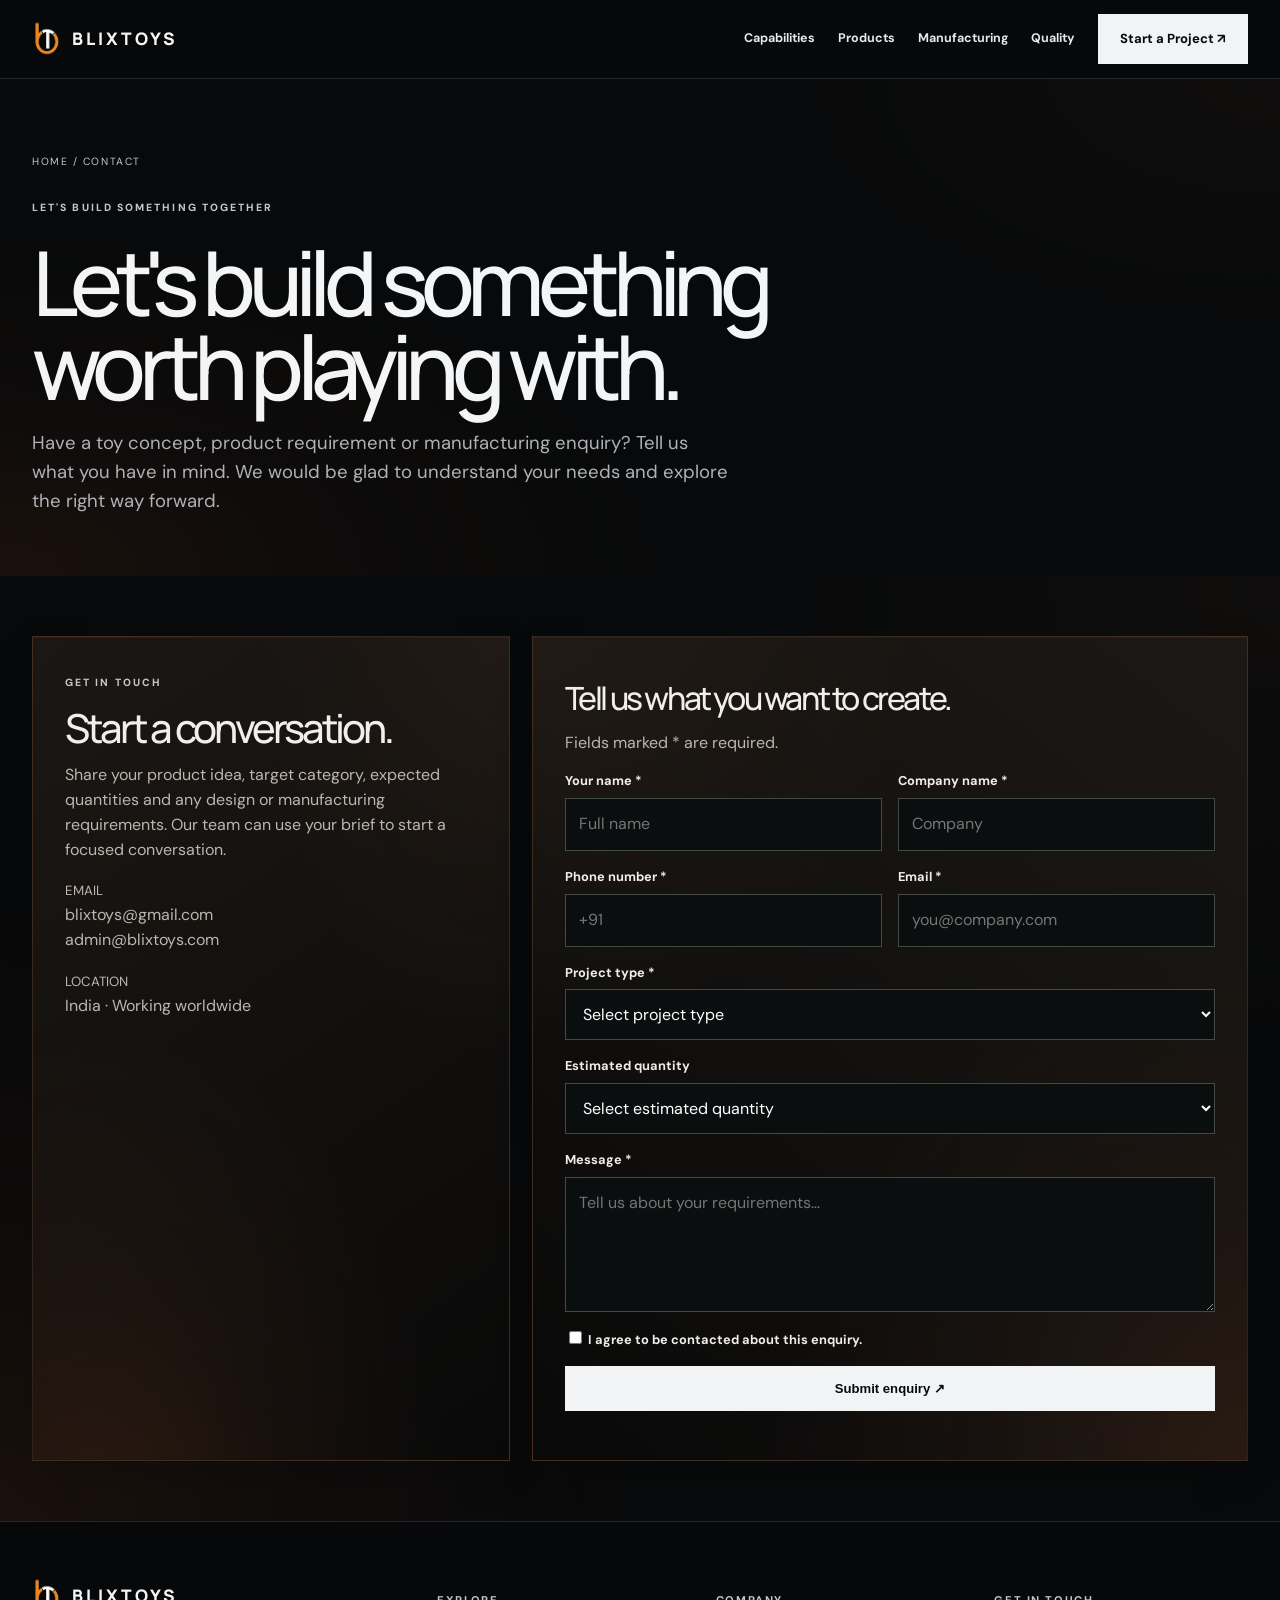
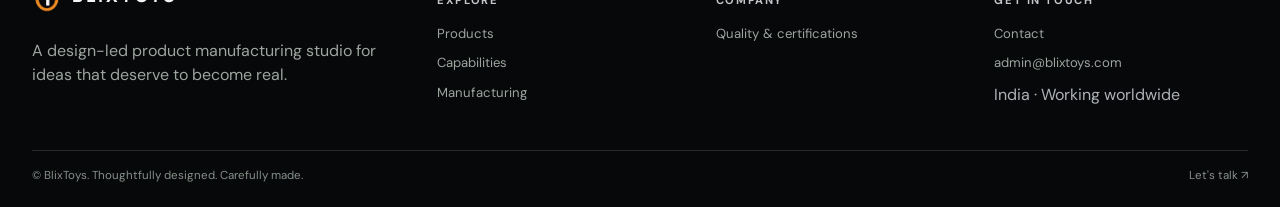
<file: contact.html>
<!DOCTYPE html>
<html lang="en"><head>
  <link rel="icon" href="assets/images/favicon.ico" sizes="any">
  <link rel="shortcut icon" href="assets/images/favicon.ico">
<meta charset="utf-8"/><meta content="width=device-width,initial-scale=1" name="viewport"/><meta name="description" content="Contact BlixToys for toy product enquiries, product development, OEM manufacturing and business partnerships."/><title>Contact — BlixToys</title><link href="assets/css/style.css?v=20261123-content-update" rel="stylesheet"/></head><body><header class="site-header"><div class="container nav"><a class="brand" href="index.html" aria-label="BlixToys home"><img class="brand-logo" src="assets/images/brand-logo.png" alt="" aria-hidden="true"><span class="brand-name">BLIXTOYS</span></a><button aria-expanded="false" aria-label="Toggle navigation" class="menu-toggle">☰</button><nav class="nav-links"><a href="capabilities.html">Capabilities</a><a href="index.html#products-showcase">Products</a><a href="manufacturing.html">Manufacturing</a><a href="index.html#safety-quality">Quality</a><a class="btn btn-primary" href="contact.html">Start a Project ↗</a></nav></div></header><main><section class="page-hero"><div class="container"><div class="breadcrumb">HOME / CONTACT</div><span class="eyebrow">LET'S BUILD SOMETHING TOGETHER</span><h1 class="display">Let's build something<br/>worth playing with.</h1><p class="lead">Have a toy concept, product requirement or manufacturing enquiry? Tell us what you have in mind. We would be glad to understand your needs and explore the right way forward.</p></div></section><section class="section-sm"><div class="container form-layout"><aside class="contact-panel"><span class="eyebrow">GET IN TOUCH</span><h2 class="h2" style="font-size:2.5rem">Start a conversation.</h2><p>Share your product idea, target category, expected quantities and any design or manufacturing requirements. Our team can use your brief to start a focused conversation.</p><p><small>EMAIL</small><br/><a href="mailto:blixtoys@gmail.com">blixtoys@gmail.com</a><br/><a href="mailto:admin@blixtoys.com">admin@blixtoys.com</a></p><p><small>LOCATION</small><br/>India · Working worldwide</p></aside><form class="form-panel" data-worker-url="https://blixtoys-enquiry-api.developer-dad.workers.dev/" id="project-enquiry-form"><h2 class="h2" style="font-size:2rem">Tell us what you want to create.</h2><p class="muted">Fields marked * are required.</p><div class="form-grid"><div class="field"><label>Your name *</label><input name="name" placeholder="Full name" required=""/></div><div class="field"><label>Company name *</label><input name="company" placeholder="Company" required=""/></div><div class="field"><label>Phone number *</label><input name="phone" placeholder="+91" required="" type="tel"/></div><div class="field"><label>Email *</label><input name="email" placeholder="you@company.com" required="" type="email"/></div><div class="field full">
<label for="project">Project type *</label>
<select id="project" name="project" required>
<option value="" disabled selected>Select project type</option>
<option value="Product design &amp; development">Product design &amp; development</option>
<option value="Custom manufacturing">Custom manufacturing</option>
<option value="OEM / ODM / private label">OEM / ODM / private label</option>
<option value="Existing product enquiry">Existing product enquiry</option>
<option value="Exported Orders">Exported Orders</option>
<option value="Other">Other</option>
</select>
</div>
<div class="field full">
<label for="quantity">Estimated quantity</label>
<select id="quantity" name="quantity">
<option value="" selected>Select estimated quantity</option>
<option value="Prototype / sample only">Prototype / sample only</option>
<option value="Under 500 units">Under 500 units</option>
<option value="500–2,000 units">500–2,000 units</option>
<option value="2,000–10,000 units">2,000–10,000 units</option>
<option value="10,000+ units">10,000+ units</option>
<option value="Not sure yet">Not sure yet</option>
</select>
</div><div class="field full"><label>Message *</label><textarea name="message" placeholder="Tell us about your requirements…" required=""></textarea></div><div class="field full"><label><input name="consent" required="" style="width:auto" type="checkbox"/> I agree to be contacted about this enquiry.</label></div><div class="field full"><input aria-hidden="true" autocomplete="off" name="website" style="position:absolute;left:-10000px" tabindex="-1"/><button class="btn btn-primary" type="submit">Submit enquiry ↗</button><div class="form-message" id="form-message" role="status"></div></div></div></form></div></section></main><footer class="site-footer"><div class="container"><div class="footer-grid"><div class="footer-about"><a class="brand" href="index.html" aria-label="BlixToys home"><img class="brand-logo" src="assets/images/brand-logo.png" alt="" aria-hidden="true"><span class="brand-name">BLIXTOYS</span></a><p>A design-led product manufacturing studio for ideas that deserve to become real.</p></div><div class="footer-col"><h4>Explore</h4><a href="index.html#products-showcase">Products</a><a href="capabilities.html">Capabilities</a><a href="manufacturing.html">Manufacturing</a></div><div class="footer-col"><h4>Company</h4><a href="index.html#safety-quality">Quality &amp; certifications</a></div><div class="footer-col"><h4>Get in touch</h4><a href="contact.html">Contact</a><a href="mailto:admin@blixtoys.com">admin@blixtoys.com</a><span class="muted">India · Working worldwide</span></div></div><div class="footer-bottom"><span>© <span data-year=""></span> BlixToys. Thoughtfully designed. Carefully made.</span><span><a href="contact.html">Let's talk ↗</a></span></div></div></footer><script src="assets/js/main.js?v=20261112-tabs"></script><script src="assets/js/contact.js"></script></body></html>
</file>
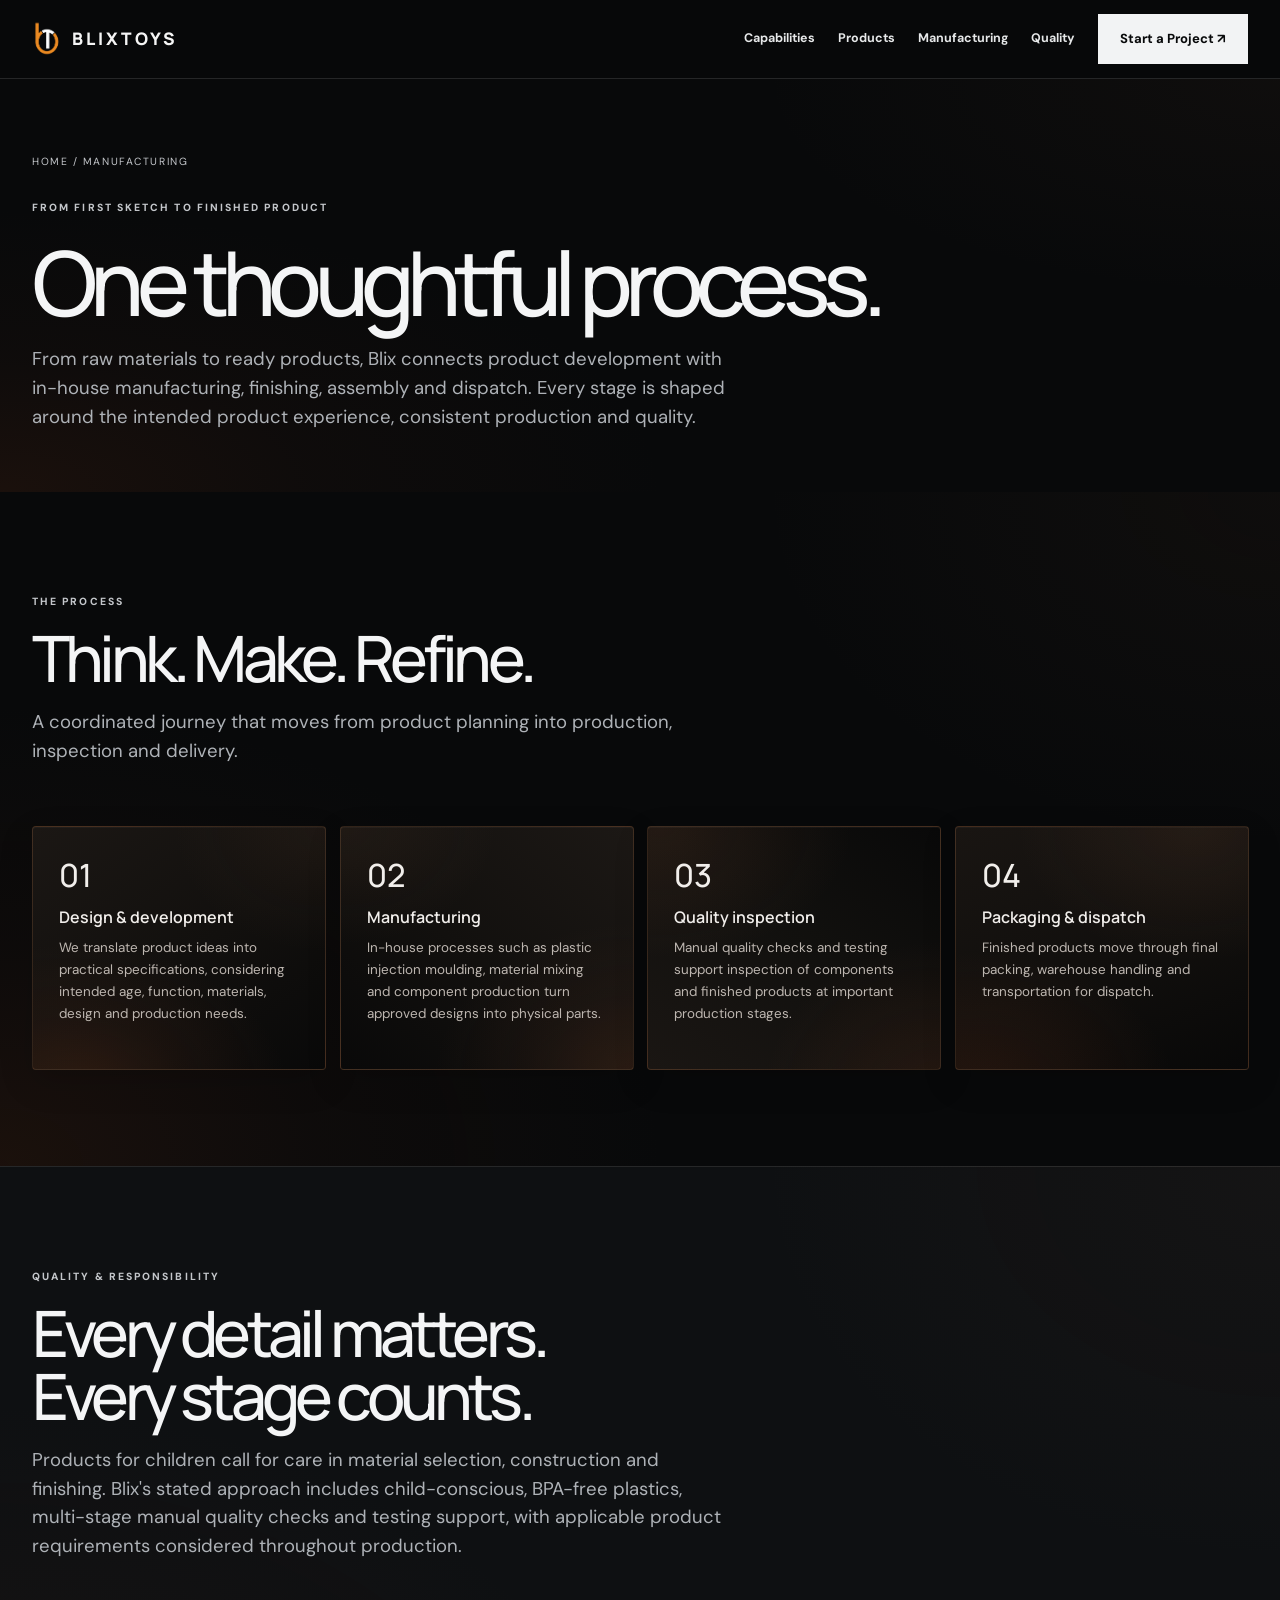
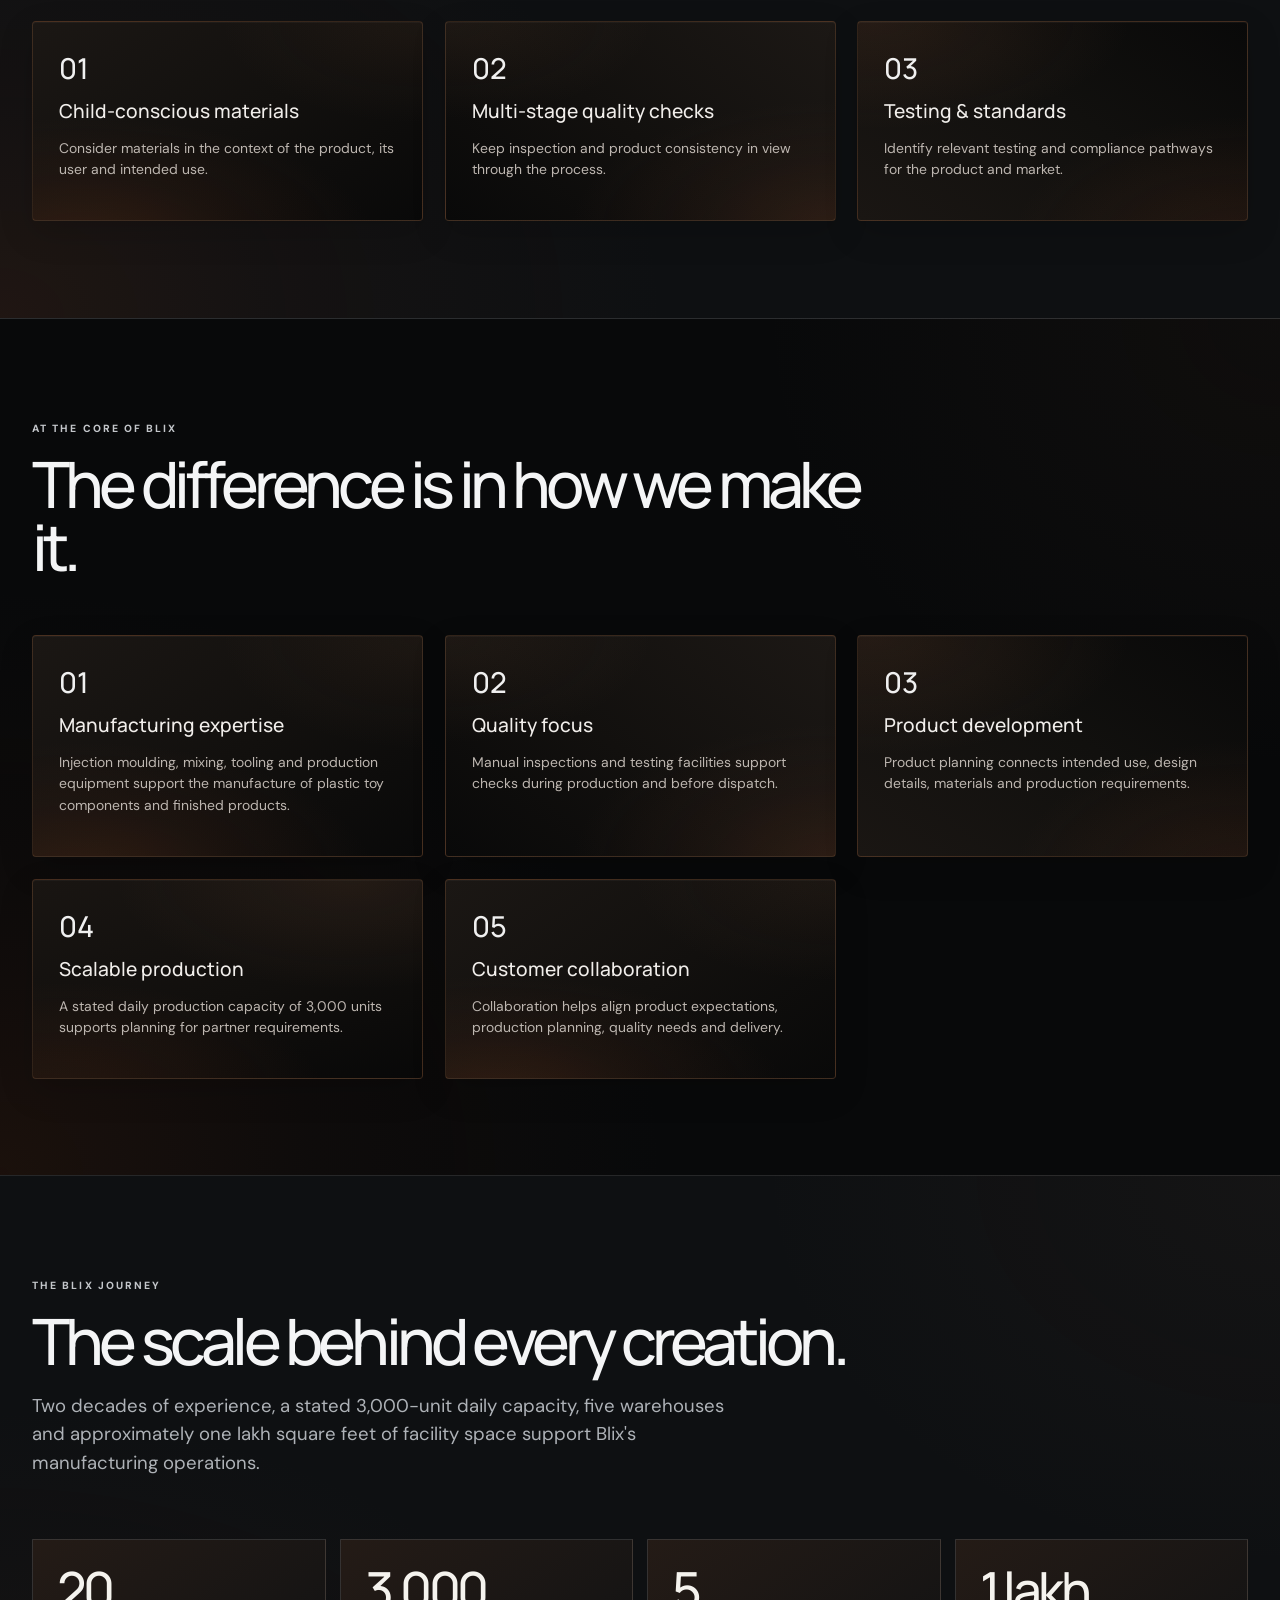
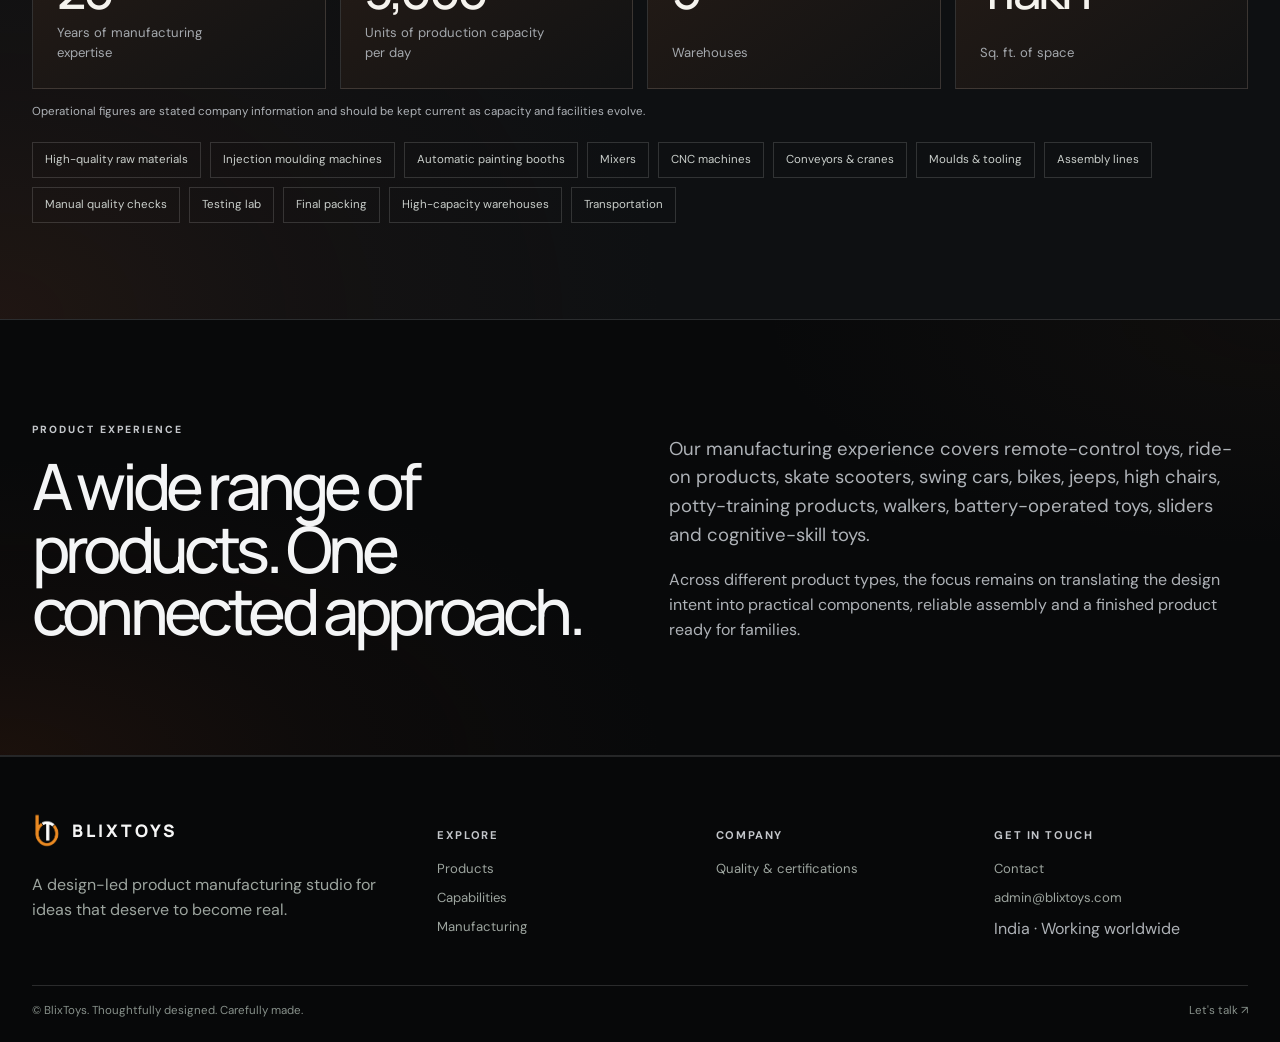
<file: manufacturing.html>
<!DOCTYPE html>
<html lang="en"><head>
  <link rel="icon" href="assets/images/favicon.ico" sizes="any">
  <link rel="shortcut icon" href="assets/images/favicon.ico">
<meta charset="utf-8"/><meta content="width=device-width,initial-scale=1" name="viewport"/><meta name="description" content="Explore BlixToys manufacturing capabilities, injection moulding, painting, assembly, quality checks, testing, warehousing and dispatch."/><title>Manufacturing — BlixToys</title><link href="assets/css/style.css?v=20261123-content-update" rel="stylesheet"/></head><body><header class="site-header"><div class="container nav"><a class="brand" href="index.html" aria-label="BlixToys home"><img class="brand-logo" src="assets/images/brand-logo.png" alt="" aria-hidden="true"><span class="brand-name">BLIXTOYS</span></a><button aria-expanded="false" aria-label="Toggle navigation" class="menu-toggle">☰</button><nav class="nav-links"><a href="capabilities.html">Capabilities</a><a href="index.html#products-showcase">Products</a><a href="manufacturing.html">Manufacturing</a><a href="index.html#safety-quality">Quality</a><a class="btn btn-primary" href="contact.html">Start a Project ↗</a></nav></div></header><main><section class="page-hero"><div class="container"><div class="breadcrumb">HOME / MANUFACTURING</div><span class="eyebrow">FROM FIRST SKETCH TO FINISHED PRODUCT</span><h1 class="display">One thoughtful process.</h1><p class="lead">From raw materials to ready products, Blix connects product development with in-house manufacturing, finishing, assembly and dispatch. Every stage is shaped around the intended product experience, consistent production and quality.</p></div></section><section class="section"><div class="container"><div class="section-head"><div><span class="eyebrow">THE PROCESS</span><h2 class="h2">Think. Make. Refine.</h2><p class="lead">A coordinated journey that moves from product planning into production, inspection and delivery.</p></div></div><div class="process-grid"><div class="process-card"><strong>01</strong><h3>Design &amp; development</h3><p>We translate product ideas into practical specifications, considering intended age, function, materials, design and production needs.</p></div><div class="process-card"><strong>02</strong><h3>Manufacturing</h3><p>In-house processes such as plastic injection moulding, material mixing and component production turn approved designs into physical parts.</p></div><div class="process-card"><strong>03</strong><h3>Quality inspection</h3><p>Manual quality checks and testing support inspection of components and finished products at important production stages.</p></div><div class="process-card"><strong>04</strong><h3>Packaging &amp; dispatch</h3><p>Finished products move through final packing, warehouse handling and transportation for dispatch.</p></div></div></div></section><section class="section surface"><div class="container"><div class="section-head"><div><span class="eyebrow">QUALITY &amp; RESPONSIBILITY</span><h2 class="h2">Every detail matters.<br/>Every stage counts.</h2><p class="lead">Products for children call for care in material selection, construction and finishing. Blix's stated approach includes child-conscious, BPA-free plastics, multi-stage manual quality checks and testing support, with applicable product requirements considered throughout production.</p></div></div><div class="grid-3"><article class="value-card"><div class="symbol">01</div><h3>Child-conscious materials</h3><p>Consider materials in the context of the product, its user and intended use.</p></article><article class="value-card"><div class="symbol">02</div><h3>Multi-stage quality checks</h3><p>Keep inspection and product consistency in view through the process.</p></article><article class="value-card"><div class="symbol">03</div><h3>Testing &amp; standards</h3><p>Identify relevant testing and compliance pathways for the product and market.</p></article></div></div></section>
<section class="section">
  <div class="container">
    <div class="section-head"><div>
      <span class="eyebrow">AT THE CORE OF BLIX</span>
      <h2 class="h2">The difference is in how we make it.</h2>
    </div></div>
    <div class="grid-3 blix-infrastructure-grid">
      <article class="value-card"><div class="symbol">01</div><h3>Manufacturing expertise</h3><p>Injection moulding, mixing, tooling and production equipment support the manufacture of plastic toy components and finished products.</p></article>
      <article class="value-card"><div class="symbol">02</div><h3>Quality focus</h3><p>Manual inspections and testing facilities support checks during production and before dispatch.</p></article>
      <article class="value-card"><div class="symbol">03</div><h3>Product development</h3><p>Product planning connects intended use, design details, materials and production requirements.</p></article>
      <article class="value-card"><div class="symbol">04</div><h3>Scalable production</h3><p>A stated daily production capacity of 3,000 units supports planning for partner requirements.</p></article>
      <article class="value-card"><div class="symbol">05</div><h3>Customer collaboration</h3><p>Collaboration helps align product expectations, production planning, quality needs and delivery.</p></article>
    </div>
  </div>
</section>
<section class="section surface">
  <div class="container">
    <div class="section-head"><div>
      <span class="eyebrow">THE BLIX JOURNEY</span>
      <h2 class="h2">The scale behind every creation.</h2>
      <p class="lead">Two decades of experience, a stated 3,000-unit daily capacity, five warehouses and approximately one lakh square feet of facility space support Blix's manufacturing operations.</p>
    </div></div>
    <div class="blix-stats-grid">
      <article class="blix-stat"><strong>20</strong><span>Years of manufacturing expertise</span></article>
      <article class="blix-stat"><strong>3,000</strong><span>Units of production capacity per day</span></article>
      <article class="blix-stat"><strong>5</strong><span>Warehouses</span></article>
      <article class="blix-stat"><strong>1 lakh</strong><span>Sq. ft. of space</span></article>
    </div>
    <p class="muted blix-stats-note">Operational figures are stated company information and should be kept current as capacity and facilities evolve.</p>
    <div class="blix-equipment-list">
      <span>High-quality raw materials</span><span>Injection moulding machines</span><span>Automatic painting booths</span><span>Mixers</span><span>CNC machines</span><span>Conveyors &amp; cranes</span><span>Moulds &amp; tooling</span><span>Assembly lines</span><span>Manual quality checks</span><span>Testing lab</span><span>Final packing</span><span>High-capacity warehouses</span><span>Transportation</span>
    </div>
  </div>
</section>

<section class="section" id="manufactured-product-range">
  <div class="container split">
    <div>
      <span class="eyebrow">PRODUCT EXPERIENCE</span>
      <h2 class="h2">A wide range of products. One connected approach.</h2>
    </div>
    <div>
      <p class="lead">Our manufacturing experience covers remote-control toys, ride-on products, skate scooters, swing cars, bikes, jeeps, high chairs, potty-training products, walkers, battery-operated toys, sliders and cognitive-skill toys.</p>
      <p>Across different product types, the focus remains on translating the design intent into practical components, reliable assembly and a finished product ready for families.</p>
    </div>
  </div>
</section>
</main><footer class="site-footer"><div class="container"><div class="footer-grid"><div class="footer-about"><a class="brand" href="index.html" aria-label="BlixToys home"><img class="brand-logo" src="assets/images/brand-logo.png" alt="" aria-hidden="true"><span class="brand-name">BLIXTOYS</span></a><p>A design-led product manufacturing studio for ideas that deserve to become real.</p></div><div class="footer-col"><h4>Explore</h4><a href="index.html#products-showcase">Products</a><a href="capabilities.html">Capabilities</a><a href="manufacturing.html">Manufacturing</a></div><div class="footer-col"><h4>Company</h4><a href="index.html#safety-quality">Quality &amp; certifications</a></div><div class="footer-col"><h4>Get in touch</h4><a href="contact.html">Contact</a><a href="mailto:admin@blixtoys.com">admin@blixtoys.com</a><span class="muted">India · Working worldwide</span></div></div><div class="footer-bottom"><span>© <span data-year=""></span> BlixToys. Thoughtfully designed. Carefully made.</span><span><a href="contact.html">Let's talk ↗</a></span></div></div></footer><script src="assets/js/main.js?v=20261112-tabs"></script></body></html>
</file>
<file: assets/css/style.css>
@import url('https://fonts.googleapis.com/css2?family=DM+Sans:wght@400;500;600;700&family=Manrope:wght@400;500;600;700;800&display=swap');

:root {
  --bg: #0c0e0f;
  --surface: #151819;
  --surface2: #1d2122;
  --white: #f5f3ee;
  --muted: #aeb3b0;
  --line: #343a39;
  --orange: #f04b2d;
  --amber: #ff9e42;
  --lime: #b8e86a;
  --max: 1280px
}

* {
  box-sizing: border-box
}

html {
  scroll-behavior: smooth
}

body {
  margin: 0;
  background: var(--bg);
  color: var(--white);
  font-family: 'DM Sans', sans-serif;
  line-height: 1.55
}

a {
  color: inherit;
  text-decoration: none
}

img {
  display: block;
  max-width: 100%
}

.container {
  width: min(var(--max), calc(100% - 64px));
  margin: auto
}

.site-header {
  position: sticky;
  top: 0;
  z-index: 50;
  background: #0c0e0fee;
  backdrop-filter: blur(16px);
  border-bottom: 1px solid #ffffff16
}

.nav {
  height: 78px;
  display: flex;
  align-items: center;
  justify-content: space-between;
  gap: 22px
}

.brand {
  font: 800 1.08rem Manrope;
  letter-spacing: .16em;
  display: flex;
  align-items: center;
  gap: 12px
}

.brand-mark {
  width: 34px;
  height: 34px;
  border: 1px solid var(--orange);
  color: var(--orange);
  display: grid;
  place-items: center;
  transform: rotate(45deg)
}

.brand-mark span {
  transform: rotate(-45deg)
}

.nav-links {
  display: flex;
  align-items: center;
  gap: 23px;
  font-size: .78rem;
  font-weight: 700
}

.nav-links a:not(.btn) {
  color: #d2d4d0
}

.nav-links a:hover {
  color: var(--orange)
}

.menu-toggle {
  display: none;
  background: none;
  border: 1px solid var(--line);
  color: white;
  padding: 6px 11px;
  font-size: 1.4rem
}

.btn {
  display: inline-flex;
  align-items: center;
  justify-content: center;
  gap: 14px;
  padding: 14px 21px;
  font-weight: 700;
  font-size: .82rem;
  border: 1px solid transparent;
  transition: .2s;
  cursor: pointer
}

.btn-primary {
  background: var(--orange);
  color: #170d09
}

.btn-primary:hover {
  background: #ff684b;
  transform: translateY(-2px)
}

.btn-outline {
  border-color: #777e7b;
  color: white
}

.btn-outline:hover {
  border-color: var(--orange);
  color: var(--orange)
}

.eyebrow {
  font-size: .65rem;
  text-transform: uppercase;
  letter-spacing: .2em;
  font-weight: 800;
  color: #c6cbc6
}

.display {
  font: 500 clamp(3.2rem, 7vw, 6.9rem)/.94 Manrope;
  letter-spacing: -.085em;
  margin: 21px 0
}

.h2 {
  font: 500 clamp(2.25rem, 5vw, 4.55rem)/.98 Manrope;
  letter-spacing: -.075em;
  margin: 14px 0
}

.lead {
  max-width: 700px;
  color: #c1c5c1;
  font-size: clamp(1rem, 1.45vw, 1.17rem)
}

.muted {
  color: var(--muted)
}

.hero {
  position: relative;
  overflow: hidden;
  border-bottom: 1px solid var(--line)
}

.hero-grid {
  min-height: 670px;
  display: grid;
  grid-template-columns: .95fr 1.05fr;
  align-items: center;
  gap: 25px
}

.hero-copy {
  padding: 72px 0 60px;
  position: relative;
  z-index: 2
}

.hero-copy .lead {
  max-width: 530px;
  margin: 25px 0 29px
}

.hero-art {
  height: 670px;
  position: relative;
  margin-right: calc((min(100vw, 1280px) - 100vw)/2);
  overflow: hidden
}

.hero-art img {
  width: 100%;
  height: 100%;
  object-fit: cover;
  object-position: 57% center
}

.hero-art:after {
  content: "";
  position: absolute;
  inset: 0;
  background: linear-gradient(90deg, var(--bg), transparent 39%), linear-gradient(0deg, #0c0e0f77, transparent 45%)
}

.hero-caption {
  position: absolute;
  z-index: 2;
  right: 24px;
  bottom: 24px;
  padding: 11px 14px;
  background: #0b0d0edb;
  border: 1px solid #ffffff45;
  font-size: .64rem;
  letter-spacing: .15em;
  text-transform: uppercase
}

.hero-facts {
  display: flex;
  margin-top: 52px;
  max-width: 590px
}

.fact {
  flex: 1;
  padding: 0 17px;
  border-left: 1px solid #737a76
}

.fact:first-child {
  padding-left: 0;
  border: 0
}

.fact strong {
  display: block;
  font: 500 1.05rem Manrope
}

.fact span {
  font-size: .59rem;
  letter-spacing: .13em;
  text-transform: uppercase;
  color: #aeb4af
}

.section {
  padding: 96px 0;
  border-bottom: 1px solid #ffffff14
}

.section-sm {
  padding: 60px 0
}

.surface {
  background: #111516
}

.section-head {
  display: flex;
  justify-content: space-between;
  align-items: end;
  gap: 30px;
  margin-bottom: 42px
}

.section-head>div {
  max-width: 850px
}

.section-aside {
  border-top: 1px solid #78807b;
  padding-top: 10px;
  font-size: .62rem;
  letter-spacing: .14em;
  color: #b6bcb7;
  min-width: 140px
}

.grid-3 {
  display: grid;
  grid-template-columns: repeat(3, 1fr);
  gap: 22px
}

.cap-card {
  border-left: 1px solid #626a65;
  padding-left: 16px;
  position: relative
}

.cap-card:before {
  content: "";
  position: absolute;
  top: -19px;
  left: -5px;
  width: 9px;
  height: 9px;
  background: var(--orange);
  border-radius: 50%
}

.cap-meta {
  display: flex;
  gap: 12px;
  align-items: center;
  border-bottom: 1px solid #555d58;
  padding-bottom: 10px;
  margin-bottom: 14px;
  font-size: .68rem;
  letter-spacing: .12em
}

.cap-meta span {
  flex: 1;
  border-top: 1px solid #555d58
}

.cap-card img {
  width: 100%;
  height: 190px;
  object-fit: cover;
  filter: saturate(.75)
}

.cap-card h3 {
  font: 500 1.25rem Manrope;
  margin: 15px 0 5px
}

.cap-card p {
  font-size: .86rem;
  color: #b9bfba;
  min-height: 50px
}

.tag {
  display: inline-block;
  border: 1px solid #737b75;
  border-radius: 99px;
  padding: 6px 11px;
  font-size: .58rem;
  letter-spacing: .13em;
  text-transform: uppercase
}

.split {
  display: grid;
  grid-template-columns: 1fr 1fr;
  gap: 58px;
  align-items: center
}

.split-art {
  height: 490px;
  overflow: hidden;
  border: 1px solid #ffffff20
}

.split-art img {
  width: 100%;
  height: 100%;
  object-fit: cover;
  filter: saturate(.78)
}

.tick-list {
  list-style: none;
  padding: 0;
  margin: 26px 0
}

.tick-list li {
  padding: 12px 0;
  border-bottom: 1px solid #ffffff1e;
  color: #d6d9d4
}

.tick-list li:before {
  content: "↗";
  color: var(--orange);
  margin-right: 12px
}

.process-grid {
  display: grid;
  grid-template-columns: repeat(4, 1fr);
  gap: 14px
}

.process-card {
  background: var(--surface);
  padding: 22px;
  border-top: 2px solid var(--orange)
}

.process-card strong {
  font: 500 2rem Manrope;
  color: var(--orange)
}

.process-card h3 {
  font: 600 1rem Manrope;
  margin: 8px 0
}

.process-card p {
  font-size: .84rem;
  color: #aeb5af
}

.stat-band {
  display: grid;
  grid-template-columns: repeat(3, 1fr);
  border: 1px solid #ffffff22
}

.stat-band div {
  padding: 25px;
  border-right: 1px solid #ffffff22
}

.stat-band div:last-child {
  border: 0
}

.stat-band strong {
  font: 500 1.5rem Manrope;
  display: block
}

.stat-band span {
  color: #aeb5af;
  font-size: .78rem
}

.category-card {
  background: var(--surface);
  border: 1px solid #ffffff18;
  overflow: hidden
}

.category-card img {
  height: 245px;
  width: 100%;
  object-fit: cover
}

.category-card div {
  padding: 22px
}

.category-card small {
  color: var(--orange);
  font-weight: 800;
  letter-spacing: .14em;
  font-size: .63rem
}

.category-card h3 {
  font: 500 1.3rem Manrope;
  margin: 8px 0
}

.category-card p {
  color: #b7bdb8;
  font-size: .88rem
}

.value-grid {
  display: grid;
  grid-template-columns: repeat(3, 1fr);
  gap: 1px;
  background: #414744;
  border: 1px solid #414744
}

.value-card {
  background: var(--surface);
  padding: 27px
}

.value-card .symbol {
  font: 500 1.8rem Manrope;
  color: var(--orange)
}

.value-card h3 {
  font: 500 1.2rem Manrope;
  margin: 10px 0
}

.value-card p {
  font-size: .87rem;
  color: #b4bbb5
}

.cta {
  background: var(--orange);
  color: white;
  padding: 54px;
  display: flex;
  align-items: center;
  justify-content: space-between;
  gap: 25px;
  position: relative;
  overflow: hidden
}

.cta:after {
  content: "✳";
  position: absolute;
  right: 9%;
  top: -110px;
  font-size: 370px;
  color: #ff815d55
}

.cta h2 {
  font: 500 clamp(2.2rem, 4.5vw, 4.3rem)/.96 Manrope;
  letter-spacing: -.075em;
  max-width: 730px;
  margin: 0;
  position: relative;
  z-index: 1
}

.cta .btn {
  background: #101415;
  color: white;
  position: relative;
  z-index: 1;
  white-space: nowrap
}

.page-hero {
  padding: 75px 0 42px
}

.breadcrumb {
  font-size: .65rem;
  letter-spacing: .15em;
  color: #9da59e;
  margin-bottom: 24px
}

.page-banner {
  height: 370px;
  margin-top: 35px;
  overflow: hidden;
  border: 1px solid #ffffff20
}

.page-banner img {
  width: 100%;
  height: 100%;
  object-fit: cover
}

.product-grid {
  display: grid;
  grid-template-columns: repeat(3, 1fr);
  gap: 18px
}

.product-card {
  background: var(--surface);
  border: 1px solid #ffffff18
}

.product-card img {
  width: 100%;
  height: 235px;
  object-fit: cover
}

.product-card div {
  padding: 22px
}

.product-card small {
  color: var(--orange);
  letter-spacing: .14em;
  font-size: .63rem;
  font-weight: 800
}

.product-card h3 {
  font: 500 1.25rem Manrope;
  margin: 8px 0
}

.product-card p {
  font-size: .87rem;
  color: #b6bcb7
}

.cert-grid {
  display: grid;
  grid-template-columns: repeat(2, 1fr);
  gap: 15px
}

.cert-card {
  background: var(--surface);
  border: 1px solid #ffffff1b;
  padding: 27px;
  min-height: 220px
}

.cert-card h3 {
  font: 500 1.35rem Manrope
}

.cert-card p {
  color: #b7bdb8;
  font-size: .87rem
}

.cert-gallery {
  display: grid;
  grid-template-columns: repeat(2, 1fr);
  gap: 22px
}

.certificate-item {
  background: var(--surface);
  border: 1px solid #ffffff1b
}

.certificate-image {
  display: block;
  aspect-ratio: 1.46;
  position: relative;
  background: #e9e6dc;
  overflow: hidden
}

.certificate-image img {
  width: 100%;
  height: 100%;
  object-fit: cover
}

.certificate-image span {
  position: absolute;
  right: 14px;
  bottom: 14px;
  background: #0b0d0eeb;
  padding: 9px 12px;
  font-size: .7rem
}

.certificate-info {
  padding: 23px
}

.certificate-info h3 {
  font: 500 1.4rem Manrope
}

.certificate-info p,
.certificate-info dd {
  color: #b8beb9;
  font-size: .85rem
}

.certificate-info dl div {
  display: flex;
  justify-content: space-between;
  gap: 12px;
  border-top: 1px solid #ffffff1b;
  padding: 9px 0;
  font-size: .76rem
}

.certificate-info dd {
  margin: 0;
  text-align: right
}

.certificate-info dt {
  color: #aeb4af
}

.cert-note {
  border: 1px dashed #6c746e;
  padding: 18px;
  margin-top: 20px;
  color: #c1c7c1;
  font-size: .84rem
}

.form-layout {
  display: grid;
  grid-template-columns: .8fr 1.2fr;
  gap: 22px
}

.contact-panel,
.form-panel {
  background: var(--surface);
  padding: 32px;
  border: 1px solid #ffffff1b
}

.contact-panel p {
  color: #b6bcb7
}

.form-grid {
  display: grid;
  grid-template-columns: 1fr 1fr;
  gap: 16px
}

.field {
  display: flex;
  flex-direction: column;
  gap: 7px
}

.field.full {
  grid-column: 1/-1
}

.field label {
  font-size: .8rem;
  font-weight: 700
}

.field input,
.field select,
.field textarea {
  width: 100%;
  padding: 13px;
  background: #0b0e0f;
  border: 1px solid #424a45;
  color: white;
  font: inherit
}

.field textarea {
  min-height: 135px
}

.field input[type=checkbox] {
  width: auto
}

.form-message {
  font-size: .88rem;
  margin-top: 10px
}

.site-footer {
  background: #07090a;
  padding: 55px 0 22px;
  border-top: 1px solid #ffffff1b
}

.footer-grid {
  display: grid;
  grid-template-columns: 1.5fr 1fr 1fr 1fr;
  gap: 25px;
  padding-bottom: 38px
}

.footer-about p,
.footer-col a {
  color: #9da59f
}

.footer-col h4 {
  font-size: .7rem;
  letter-spacing: .14em;
  text-transform: uppercase
}

.footer-col a {
  display: block;
  margin: 9px 0;
  font-size: .82rem
}

.footer-bottom {
  border-top: 1px solid #343a36;
  padding-top: 16px;
  display: flex;
  justify-content: space-between;
  color: #87908a;
  font-size: .72rem
}

@media(max-width:950px) {
  .nav-links {
    gap: 12px
  }

  .hero-grid {
    grid-template-columns: 1fr 1fr
  }

  .split,
  .form-layout {
    grid-template-columns: 1fr
  }

  .process-grid {
    grid-template-columns: repeat(2, 1fr)
  }

  .footer-grid {
    grid-template-columns: 1fr 1fr
  }
}

@media(max-width:700px) {
  .container {
    width: calc(100% - 34px)
  }

  .nav {
    height: 70px
  }

  .menu-toggle {
    display: block
  }

  .nav-links {
    display: none;
    position: absolute;
    top: 70px;
    left: 0;
    right: 0;
    background: #101415;
    padding: 20px 24px;
    flex-direction: column;
    align-items: stretch;
    border-bottom: 1px solid var(--line)
  }

  .nav-links.open {
    display: flex
  }

  .hero-grid {
    display: flex;
    flex-direction: column;
    gap: 0;
    align-items: stretch
  }

  .hero-copy {
    padding: 48px 0 30px
  }

  .hero-art {
    height: 330px;
    margin: 0 -17px
  }

  .hero-art:after {
    background: linear-gradient(0deg, #0c0e0f88, transparent 55%)
  }

  .display {
    font-size: clamp(2.8rem, 13vw, 4.6rem)
  }

  .hero-facts {
    margin-top: 32px
  }

  .fact {
    padding: 0 9px
  }

  .fact strong {
    font-size: .9rem
  }

  .fact span {
    font-size: .5rem
  }

  .section {
    padding: 68px 0
  }

  .section-head {
    display: block
  }

  .section-aside {
    margin-top: 20px;
    display: inline-block
  }

  .grid-3,
  .product-grid,
  .cert-grid,
  .cert-gallery,
  .value-grid {
    grid-template-columns: 1fr
  }

  .cap-card {
    margin-top: 20px
  }

  .cap-card img {
    height: 210px
  }

  .split {
    gap: 27px
  }

  .split-art {
    height: 320px
  }

  .process-grid {
    grid-template-columns: 1fr 1fr
  }

  .stat-band {
    grid-template-columns: 1fr
  }

  .stat-band div {
    border-right: 0;
    border-bottom: 1px solid #ffffff22
  }

  .stat-band div:last-child {
    border: 0
  }

  .cta {
    display: block;
    padding: 29px
  }

  .cta .btn {
    margin-top: 23px
  }

  .page-hero {
    padding: 54px 0 30px
  }

  .page-banner {
    height: 235px
  }

  .contact-panel,
  .form-panel {
    padding: 22px
  }

  .form-grid {
    grid-template-columns: 1fr
  }

  .field.full {
    grid-column: auto
  }

  .footer-grid {
    grid-template-columns: 1fr 1fr
  }

  .footer-about {
    grid-column: 1/-1
  }

  .footer-bottom {
    display: block
  }

  .footer-bottom span {
    display: block;
    margin: 7px 0
  }
}

/* Interactive 3D capabilities showcase */
.showcase-section {
  padding-top: 70px;
  padding-bottom: 80px
}

.showcase-shell {
  border: 1px solid #63300f;
  border-radius: 22px;
  overflow: hidden;
  background: radial-gradient(ellipse at 20% 100%, #4a1d06 0%, #211208 48%, #101112 100%);
  box-shadow: 0 0 38px #f04b2d12, inset 0 0 0 1px #ffffff08
}

.showcase-tabs {
  display: flex;
  flex-wrap: wrap;
  gap: 14px;
  padding: 30px 34px 0
}

.showcase-tab {
  border: 1px solid #45423f;
  border-radius: 99px;
  background: linear-gradient(145deg, #282625, #171717);
  color: #aaa39c;
  padding: 14px 27px;
  min-width: 125px;
  font: 600 .83rem 'DM Sans', sans-serif;
  box-shadow: 0 5px 16px #0008, inset 0 1px #ffffff17;
  cursor: pointer;
  transition: .25s
}

.showcase-tab:hover {
  border-color: #e85a18;
  color: #fff
}

.showcase-tab.active {
  background: #ff6500;
  border-color: #ff7b19;
  color: #160d07;
  box-shadow: 0 0 22px #ff650099, 0 0 4px #ff9a45
}

.showcase-content {
  display: grid;
  grid-template-columns: 1.08fr .92fr;
  align-items: center;
  gap: 25px;
  padding: 24px 42px 42px;
  min-height: 550px
}

.showcase-visual {
  height: 490px;
  position: relative;
  min-width: 0
}

.showcase-visual:before {
  content: "";
  position: absolute;
  inset: 12% 7% 8%;
  background: radial-gradient(ellipse, #ff6a0c2c 0%, #f044250e 42%, transparent 72%);
  filter: blur(15px)
}

.showcase-glow {
  position: absolute;
  left: 12%;
  right: 12%;
  bottom: 11%;
  height: 2px;
  background: linear-gradient(90deg, transparent, #ff6b19, #ffc16c, #ff6b19, transparent);
  box-shadow: 0 0 26px #ff6b19
}

#blix-3d-canvas {
  position: relative;
  width: 100%;
  height: 100%;
  display: block;
  touch-action: pan-y;
  cursor: grab
}

#blix-3d-canvas:active {
  cursor: grabbing
}

.showcase-visual-label,
.showcase-hint {
  position: absolute;
  left: 18px;
  bottom: 15px;
  color: #b6a89a;
  font-size: .61rem;
  letter-spacing: .14em
}

.showcase-hint {
  left: auto;
  right: 18px;
  color: #8f8175;
  font-size: .55rem
}

.live-dot {
  display: inline-block;
  width: 7px;
  height: 7px;
  border-radius: 50%;
  background: #ff6b19;
  box-shadow: 0 0 10px #ff6b19;
  margin-right: 8px
}

.showcase-copy {
  max-width: 550px;
  padding: 18px 12px
}

.showcase-copy .h2 {
  font-size: clamp(2rem, 3.8vw, 3.6rem);
  margin: 15px 0 22px
}

.showcase-copy .lead {
  font-size: 1rem;
  color: #c7bcb2
}

.showcase-intro {
  color: #a99e95;
  font-size: .91rem;
  line-height: 1.75;
  margin: 20px 0
}

.showcase-cap-label {
  font-size: .64rem;
  letter-spacing: .16em;
  color: #c8b5a6;
  font-weight: 700;
  margin-top: 25px
}

.showcase-list {
  list-style: none;
  padding: 0;
  margin: 12px 0 25px;
  display: grid;
  gap: 12px
}

.showcase-list li {
  display: flex;
  align-items: center;
  gap: 13px;
  color: #d2c7be;
  font-size: .87rem
}

.showcase-list li:before {
  content: "↗";
  color: #ff6b19;
  font-size: 1.1rem
}

.showcase-copy .btn {
  border-color: #8b6751
}

@media(max-width:850px) {
  .showcase-content {
    grid-template-columns: 1fr;
    padding: 10px 25px 30px;
    gap: 0
  }

  .showcase-visual {
    height: 390px
  }

  .showcase-copy {
    max-width: none;
    padding: 10px 5px
  }

  .showcase-copy .h2 br {
    display: none
  }
}

@media(max-width:600px) {
  .showcase-tabs {
    padding: 18px 15px 0;
    gap: 8px
  }

  .showcase-tab {
    min-width: 0;
    flex: 1;
    padding: 11px 10px;
    font-size: .72rem
  }

  .showcase-content {
    padding: 8px 16px 25px
  }

  .showcase-visual {
    height: 310px
  }

  .showcase-hint {
    font-size: .47rem;
    right: 8px
  }

  .showcase-visual-label {
    left: 8px;
    font-size: .53rem
  }

  .showcase-copy .h2 {
    font-size: 2.25rem
  }
}

.showcase-fallback {
  color: #c5b8aa;
  padding: 40px;
  text-align: center
}

/* Static cinematic 3D artwork replaces the interactive WebGL object. */
.showcase-visual {
  display: flex;
  align-items: center;
  justify-content: center;
  overflow: hidden
}

.showcase-render {
  position: relative;
  z-index: 1;
  width: 100%;
  height: 100%;
  object-fit: contain;
  object-position: center;
  filter: drop-shadow(0 22px 35px #ff5b172b);
  border-radius: 12px
}

.showcase-hint {
  letter-spacing: .12em
}

@media(max-width:850px) {
  .showcase-render {
    max-height: 390px
  }
}

@media(max-width:600px) {
  .showcase-render {
    max-height: 310px
  }
}

.showcase-render {
  transition: opacity .22s ease, transform .35s ease
}

.showcase-render.is-changing {
  opacity: .2;
  transform: scale(.985)
}

/* Home-page safety and quality certification section */
.safety-cert-section {
  position: relative;
  overflow: hidden;
  background: radial-gradient(ellipse at 18% 82%, #6b2d0b88 0%, #2b140b55 32%, transparent 66%), #080909;
  padding: 100px 0 110px
}

.safety-cert-grid {
  display: grid;
  grid-template-columns: .95fr 1.05fr;
  gap: 8%;
  align-items: start
}

.safety-cert-copy {
  position: sticky;
  top: 115px;
  max-width: 610px;
  padding-top: 4px;
}

.safety-cert-copy .display {
  font-size: clamp(2.8rem, 5vw, 4.5rem);
  line-height: 1.02;
  margin: 18px 0 32px;
  letter-spacing: -.045em
}

.safety-cert-copy p {
  font-size: 1.02rem;
  line-height: 1.65;
  color: #bdb7b2;
  margin: 0 0 24px;
  max-width: 650px
}

.safety-cert-cards {
  display: grid;
  grid-template-columns: repeat(2, minmax(0, 1fr));
  gap: 28px 30px
}

.safety-cert-card {
  min-height: 225px;
  border: 1px solid #71320e;
  border-radius: 16px;
  background: linear-gradient(145deg, #111111 0%, #17100c 100%);
  box-shadow: 0 12px 35px #e75b1612, inset 0 1px #ffffff09;
  display: flex;
  flex-direction: column;
  align-items: center;
  justify-content: center;
  text-align: center;
  padding: 24px;
  color: #f4eee8;
  transition: transform .25s ease, border-color .25s ease, box-shadow .25s ease
}

.safety-cert-card:hover {
  transform: translateY(-5px);
  border-color: #ff741f;
  box-shadow: 0 15px 38px #e75b1628
}

.safety-cert-card strong {
  font-size: clamp(2.5rem, 4vw, 4.1rem);
  line-height: 1;
  font-weight: 800;
  letter-spacing: -.05em
}

.safety-cert-card .cert-orbit {
  font-size: 2.4rem;
  line-height: .8;
  color: #ff8a36;
  margin-bottom: 6px
}

.safety-cert-card .cert-standard {
  font-size: 1.4rem;
  font-weight: 700;
  letter-spacing: .02em;
  margin-top: 7px;
  color: #e5d9ce
}

.safety-cert-card small {
  font-size: .58rem;
  letter-spacing: .17em;
  color: #a98e7b;
  margin-top: 14px
}

.smeta-card strong {
  font-size: 3rem;
  color: #ef9b9b;
  letter-spacing: -.04em
}

.astm-card strong {
  font-family: Georgia, serif;
  letter-spacing: .04em
}

.en-card strong {
  border: 4px solid #e8dfd8;
  border-radius: 50%;
  width: 112px;
  height: 112px;
  display: grid;
  place-items: center;
  font-size: 2rem;
  letter-spacing: -.06em
}

.bis-card strong {
  border: 3px solid #e8dfd8;
  border-radius: 50%;
  width: 100px;
  height: 100px;
  display: grid;
  place-items: center;
  font-size: 2.4rem
}

.gcc-card strong {
  font-size: 3.6rem;
  color: #ff8a36
}

@media(max-width:900px) {
  .safety-cert-grid {
    grid-template-columns: 1fr;
    gap: 38px
  }

  .safety-cert-copy {
    position: static;
    max-width: 760px
  }

  .safety-cert-copy .display {
    font-size: clamp(2.7rem, 8vw, 4rem)
  }

  .safety-cert-cards {
    gap: 18px
  }
}

@media(max-width:560px) {
  .safety-cert-section {
    padding: 70px 0
  }

  .safety-cert-cards {
    gap: 12px
  }

  .safety-cert-card {
    min-height: 155px;
    padding: 15px
  }

  .safety-cert-card strong {
    font-size: 2.35rem
  }

  .safety-cert-card .cert-standard {
    font-size: 1rem
  }

  .safety-cert-card small {
    font-size: .48rem;
    letter-spacing: .1em
  }

  .en-card strong {
    width: 82px;
    height: 82px;
    font-size: 1.5rem
  }

  .bis-card strong {
    width: 78px;
    height: 78px;
    font-size: 1.8rem
  }

  .smeta-card strong {
    font-size: 2.2rem
  }
}

/* Keep the showcase visual clean: no captions, labels or content below the image. */
.showcase-visual {
  height: 490px;
  overflow: hidden
}

.showcase-render {
  display: block;
  width: 100%;
  height: 100%;
  object-fit: contain;
  object-position: center
}

.showcase-glow,
.showcase-visual-label,
.showcase-hint {
  display: none !important
}

@media(max-width:850px) {
  .showcase-visual {
    height: 390px
  }
}

@media(max-width:600px) {
  .showcase-visual {
    height: 310px
  }
}


/* === BlixToys showcase image-fit correction ===
   Keep all four tab visuals in one consistent frame. The image fills the
   frame without intrinsic-height gaps or excess wrapper padding. */
.showcase-content {
  grid-template-columns: minmax(0, 1.08fr) minmax(0, .92fr);
  align-items: center;
  gap: clamp(22px, 3vw, 42px);
}

.showcase-visual {
  position: relative;
  width: 100%;
  min-width: 0;
  height: auto;
  aspect-ratio: 1.52 / 1;
  max-height: 560px;
  padding: 0;
  margin: 0;
  display: block;
  overflow: hidden;
  border-radius: 14px;
  isolation: isolate;
  background: #130b07;
}

.showcase-visual::before,
.showcase-glow {
  display: none !important;
}

.showcase-render {
  position: absolute;
  inset: 0;
  display: block;
  width: 100%;
  height: 100%;
  max-height: none !important;
  margin: 0;
  padding: 0;
  object-fit: cover;
  object-position: center;
  border: 0;
  border-radius: inherit;
  filter: none;
  transform: none;
}

.showcase-render.is-changing {
  opacity: .18;
  transform: scale(.99);
}

.showcase-copy {
  min-width: 0;
  max-width: 100%;
}

@media (max-width: 900px) {
  .showcase-content {
    grid-template-columns: minmax(0, 1fr);
    gap: 24px;
  }

  .showcase-visual {
    width: 100%;
    aspect-ratio: 1.52 / 1;
    max-height: none;
  }

  .showcase-copy {
    padding: 12px 4px 4px;
  }
}

@media (max-width: 600px) {
  .showcase-content {
    padding: 8px 16px 26px;
  }

  .showcase-visual {
    aspect-ratio: 4 / 3;
    border-radius: 10px;
  }

  .showcase-render {
    object-fit: cover;
  }
}


/* Showcase frame: the orange outline belongs to the UI container, not the artwork. */
.showcase-visual {
  border: 1px solid rgba(255, 111, 24, .58);
  border-radius: 14px;
  box-shadow:
    0 0 0 1px rgba(255, 111, 24, .08),
    0 12px 34px rgba(255, 91, 18, .10),
    inset 0 0 24px rgba(255, 111, 24, .035);
  background: #130b07;
}

.showcase-render {
  border: 0 !important;
  border-radius: 0 !important;
  box-shadow: none !important;
}

@media (max-width: 600px) {
  .showcase-visual {
    border-radius: 10px;
  }
}


/* === Image-free gradient visual system ===
   Photography and certificate mockups are replaced with responsive abstract
   gradient panels. The four 3D showcase renders remain image-based. */
.gradient-placeholder {
  position: relative;
  display: block;
  width: 100%;
  min-width: 0;
  overflow: hidden;
  isolation: isolate;
  background:
    radial-gradient(ellipse at 76% 24%, rgba(235, 138, 35, .24), transparent 38%),
    radial-gradient(ellipse at 18% 88%, rgba(245, 166, 66, .13), transparent 42%),
    linear-gradient(135deg, #303033 0%, #202023 48%, #151517 100%);
}

.gradient-placeholder::before,
.gradient-placeholder::after {
  content: "";
  position: absolute;
  pointer-events: none;
  border-radius: 50%;
}

.gradient-placeholder::before {
  width: 62%;
  aspect-ratio: 1;
  right: -12%;
  top: -48%;
  border: 1px solid rgba(245, 166, 66, .22);
  box-shadow: 0 0 0 22px rgba(235, 138, 35, .035), 0 0 0 54px rgba(235, 138, 35, .025);
}

.gradient-placeholder::after {
  width: 36%;
  aspect-ratio: 1;
  left: -9%;
  bottom: -48%;
  background: radial-gradient(circle, rgba(235, 138, 35, .2), rgba(235, 138, 35, 0) 70%);
  filter: blur(5px);
}

/* Hero visual */
.hero-art .gradient-placeholder {
  position: absolute;
  inset: 0;
  height: 100%;
}

/* Homepage category cards */
.category-card>.gradient-placeholder {
  height: 245px;
  padding: 0;
}

/* Split feature panels */
.split-art {
  position: relative;
}

.split-art>.gradient-placeholder {
  height: 100%;
  min-height: 100%;
}

/* Capability cards */
.cap-card>.gradient-placeholder {
  height: 190px;
  padding: 0;
}

/* Product category cards */
.product-card>.gradient-placeholder {
  height: 235px;
  padding: 0;
}

/* About and manufacturing page banners */
.page-banner>.gradient-placeholder {
  height: 100%;
  min-height: 370px;
}

/* Certificate gallery visual slots */
.certificate-image.gradient-placeholder {
  display: block;
  aspect-ratio: 1.46;
  min-height: 170px;
  border-bottom: 1px solid rgba(235, 138, 35, .2);
  background:
    radial-gradient(ellipse at 50% 45%, rgba(235, 138, 35, .2), transparent 46%),
    linear-gradient(145deg, #333336, #1b1b1e 68%, #141416);
}

/* Slightly different gradient compositions keep sections from feeling duplicated. */
.gradient-hero {
  background:
    radial-gradient(ellipse at 72% 35%, rgba(235, 138, 35, .32), transparent 36%),
    radial-gradient(ellipse at 22% 84%, rgba(245, 166, 66, .16), transparent 43%),
    linear-gradient(125deg, #3a3a3c, #1b1b1e 68%, #111113);
}

.gradient-category,
.gradient-product {
  background:
    radial-gradient(ellipse at 72% 28%, rgba(245, 166, 66, .2), transparent 34%),
    linear-gradient(145deg, #343437, #202023 58%, #151517);
}

.gradient-capability {
  background:
    radial-gradient(ellipse at 28% 72%, rgba(235, 138, 35, .22), transparent 36%),
    linear-gradient(135deg, #303033, #19191c 75%);
}

.gradient-feature,
.gradient-banner {
  background:
    radial-gradient(ellipse at 72% 58%, rgba(235, 138, 35, .24), transparent 42%),
    linear-gradient(115deg, #39393b, #202023 58%, #121214);
}

.gradient-certificate {
  background:
    radial-gradient(ellipse at 50% 48%, rgba(245, 166, 66, .22), transparent 38%),
    linear-gradient(145deg, #37373a, #1e1e21 70%, #141416);
}

@media (max-width: 760px) {
  .hero-art .gradient-placeholder {
    min-height: 320px;
  }

  .page-banner>.gradient-placeholder {
    min-height: 260px;
  }

  .split-art>.gradient-placeholder {
    min-height: 280px;
  }
}


/* === Gradient cards: varied compositions, no decorative divider lines === */

/* Remove the numbered capability rail and the thin rules around each visual block. */
.cap-card {
  border-left: 0 !important;
  padding-left: 0 !important;
}

.cap-card::before {
  display: none !important;
}

.cap-meta {
  border-bottom: 0 !important;
  padding-bottom: 0 !important;
  margin-bottom: 14px;
}

.cap-meta span {
  display: none !important;
}

/* Each card gets its own gradient direction, light source and colour balance. */
.grid-3>.category-card:nth-child(1)>.gradient-placeholder,
.product-grid>.product-card:nth-child(1)>.gradient-placeholder,
.grid-3>.cap-card:nth-child(1)>.gradient-placeholder {
  background:
    radial-gradient(ellipse at 18% 22%, rgba(245, 166, 66, .28), transparent 36%),
    radial-gradient(ellipse at 92% 100%, rgba(235, 138, 35, .12), transparent 42%),
    linear-gradient(118deg, #39393c 0%, #242427 48%, #141416 100%);
}

.grid-3>.category-card:nth-child(2)>.gradient-placeholder,
.product-grid>.product-card:nth-child(2)>.gradient-placeholder,
.grid-3>.cap-card:nth-child(2)>.gradient-placeholder {
  background:
    radial-gradient(ellipse at 82% 18%, rgba(235, 138, 35, .3), transparent 34%),
    radial-gradient(ellipse at 8% 88%, rgba(245, 166, 66, .1), transparent 38%),
    linear-gradient(226deg, #353538 0%, #202023 52%, #121214 100%);
}

.grid-3>.category-card:nth-child(3)>.gradient-placeholder,
.product-grid>.product-card:nth-child(3)>.gradient-placeholder,
.grid-3>.cap-card:nth-child(3)>.gradient-placeholder {
  background:
    radial-gradient(ellipse at 48% 105%, rgba(245, 166, 66, .26), transparent 39%),
    radial-gradient(ellipse at 100% 0%, rgba(235, 138, 35, .12), transparent 40%),
    linear-gradient(34deg, #171719 0%, #29292c 54%, #3a3a3d 100%);
}

/* Feature panels and banners use broad diagonal colour fields, not rings or outlines. */
.gradient-feature {
  background:
    radial-gradient(ellipse at 12% 18%, rgba(235, 138, 35, .25), transparent 34%),
    linear-gradient(148deg, #3a3a3d 0%, #252528 43%, #141416 100%) !important;
}

.gradient-banner {
  background:
    radial-gradient(ellipse at 88% 82%, rgba(245, 166, 66, .25), transparent 37%),
    linear-gradient(32deg, #171719 0%, #2b2b2e 52%, #3a3a3d 100%) !important;
}

/* Certificate tiles: four subtly different light directions. */
.cert-gallery>.certificate-item:nth-child(1) .certificate-image {
  background: radial-gradient(ellipse at 22% 24%, rgba(245, 166, 66, .25), transparent 40%), linear-gradient(132deg, #38383b, #19191c 75%) !important;
}

.cert-gallery>.certificate-item:nth-child(2) .certificate-image {
  background: radial-gradient(ellipse at 84% 20%, rgba(235, 138, 35, .27), transparent 38%), linear-gradient(218deg, #353538, #171719 76%) !important;
}

.cert-gallery>.certificate-item:nth-child(3) .certificate-image {
  background: radial-gradient(ellipse at 55% 100%, rgba(245, 166, 66, .23), transparent 42%), linear-gradient(28deg, #171719, #333336 78%) !important;
}

.cert-gallery>.certificate-item:nth-child(4) .certificate-image {
  background: radial-gradient(ellipse at 8% 76%, rgba(235, 138, 35, .24), transparent 39%), linear-gradient(155deg, #3a3a3d, #1a1a1d 78%) !important;
}

/* Keep the abstract gradients clean: no ornamental circular strokes or outlines. */
.gradient-placeholder::before {
  display: none !important;
}

.gradient-placeholder::after {
  width: 48%;
  left: auto;
  right: -14%;
  bottom: -54%;
  background: radial-gradient(circle, rgba(235, 138, 35, .13), transparent 70%);
}


/* === BlixToys logo-led colour system ===
   Primary orange sampled from the supplied brand mark: #EB8A23.
   Gradient panels use orange as the light source, with charcoal for depth. */
:root {
  --orange: #EB8A23;
  --amber: #F5A642;
  --bg: #101112;
  --surface: #191a1c;
  --surface2: #242528;
  --line: #3A3A3C;
}

/* Primary actions and interactive accents follow the logo orange. */
.btn-primary {
  background: #EB8A23;
  color: #171719;
}

.btn-primary:hover {
  background: #F5A642;
}

.nav-links a:hover,
.btn-outline:hover,
.tick-list li:before {
  color: #EB8A23;
}

.btn-outline:hover {
  border-color: #EB8A23;
}

/* Dominant orange gradients, each with its own direction and light position. */
.gradient-placeholder {
  background:
    radial-gradient(ellipse at 14% 88%, rgba(235, 138, 35, .92) 0%, rgba(235, 138, 35, .48) 22%, transparent 58%),
    linear-gradient(132deg, #3A3A3C 0%, #252527 48%, #151517 100%) !important;
}

.gradient-hero {
  background:
    radial-gradient(ellipse at 18% 82%, rgba(235, 138, 35, .95) 0%, rgba(235, 138, 35, .42) 29%, transparent 62%),
    linear-gradient(118deg, #3A3A3C 0%, #262628 52%, #141416 100%) !important;
}

.gradient-category,
.gradient-product {
  background:
    radial-gradient(ellipse at 86% 12%, rgba(235, 138, 35, .88) 0%, rgba(235, 138, 35, .34) 27%, transparent 60%),
    linear-gradient(226deg, #3A3A3C 0%, #242426 54%, #151517 100%) !important;
}

.gradient-capability {
  background:
    radial-gradient(ellipse at 48% 108%, rgba(235, 138, 35, .94) 0%, rgba(235, 138, 35, .4) 30%, transparent 64%),
    linear-gradient(24deg, #3A3A3C 0%, #252527 53%, #151517 100%) !important;
}

.gradient-feature {
  background:
    radial-gradient(ellipse at 6% 22%, rgba(235, 138, 35, .9) 0%, rgba(235, 138, 35, .36) 31%, transparent 62%),
    linear-gradient(148deg, #3A3A3C 0%, #252527 48%, #151517 100%) !important;
}

.gradient-banner {
  background:
    radial-gradient(ellipse at 94% 86%, rgba(235, 138, 35, .92) 0%, rgba(235, 138, 35, .38) 30%, transparent 63%),
    linear-gradient(32deg, #171719 0%, #29292b 52%, #3A3A3C 100%) !important;
}

/* Certificate panels each use a distinct orange glow angle. */
.cert-gallery>.certificate-item:nth-child(1) .certificate-image {
  background: radial-gradient(ellipse at 16% 92%, rgba(235, 138, 35, .9), transparent 58%), linear-gradient(132deg, #3A3A3C, #171719 76%) !important;
}

.cert-gallery>.certificate-item:nth-child(2) .certificate-image {
  background: radial-gradient(ellipse at 90% 10%, rgba(235, 138, 35, .88), transparent 56%), linear-gradient(218deg, #3A3A3C, #171719 76%) !important;
}

.cert-gallery>.certificate-item:nth-child(3) .certificate-image {
  background: radial-gradient(ellipse at 52% 112%, rgba(235, 138, 35, .92), transparent 58%), linear-gradient(28deg, #171719, #3A3A3C 78%) !important;
}

.cert-gallery>.certificate-item:nth-child(4) .certificate-image {
  background: radial-gradient(ellipse at 4% 42%, rgba(235, 138, 35, .9), transparent 58%), linear-gradient(155deg, #3A3A3C, #171719 78%) !important;
}

/* Keep gradients free of ornamental rings and line decorations. */
.gradient-placeholder::before {
  display: none !important;
}

.gradient-placeholder::after {
  background: radial-gradient(circle, rgba(235, 138, 35, .16), transparent 70%) !important;
}


/* === Interactive brand hover system === */
:root {
  --blix-orange: #EB8A23;
  --blix-orange-light: #F5A642;
  --blix-charcoal: #3A3A3C;
  --blix-deep: #151517;
  --blix-hover-glow: rgba(235, 138, 35, .22);
}

/* Shared interaction for content blocks */
.category-card,
.cap-card,
.process-card,
.value-card,
.product-card,
.certificate-item,
.safety-cert-card,
.cert-card {
  position: relative;
  transition:
    transform .28s cubic-bezier(.2, .75, .25, 1),
    border-color .28s ease,
    box-shadow .28s ease,
    background-color .28s ease;
  will-change: transform;
}

.category-card,
.product-card,
.certificate-item,
.safety-cert-card,
.cert-card {
  overflow: hidden;
}

.category-card:hover,
.category-card:focus-within,
.process-card:hover,
.process-card:focus-within,
.value-card:hover,
.value-card:focus-within,
.product-card:hover,
.product-card:focus-within,
.certificate-item:hover,
.certificate-item:focus-within,
.safety-cert-card:hover,
.safety-cert-card:focus-within,
.cert-card:hover,
.cert-card:focus-within {
  transform: translateY(-6px);
  border-color: rgba(235, 138, 35, .72);
  box-shadow:
    0 16px 38px rgba(0, 0, 0, .28),
    0 8px 28px var(--blix-hover-glow);
}

.cap-card:hover,
.cap-card:focus-within {
  transform: translateY(-5px);
}

/* Gradient blocks respond with a gentle orange bloom and scale. */
.gradient-placeholder {
  transition:
    filter .35s ease,
    background-position .55s ease,
    transform .45s cubic-bezier(.2, .75, .25, 1),
    box-shadow .35s ease;
  background-size: 135% 135%;
  background-position: 0% 100%;
}

.category-card:hover .gradient-placeholder,
.category-card:focus-within .gradient-placeholder,
.product-card:hover .gradient-placeholder,
.product-card:focus-within .gradient-placeholder,
.cap-card:hover .gradient-placeholder,
.cap-card:focus-within .gradient-placeholder,
.certificate-item:hover .gradient-placeholder,
.certificate-item:focus-within .gradient-placeholder,
.split-art:hover .gradient-placeholder,
.hero-art:hover .gradient-placeholder {
  background-position: 100% 0%;
  filter: brightness(1.13) saturate(1.12);
  transform: scale(1.025);
}

/* Process/value cards get a restrained orange edge highlight. */
.process-card:hover,
.process-card:focus-within,
.value-card:hover,
.value-card:focus-within {
  background-color: #29292c;
}

/* Capability cards get a warm visual focus without reintroducing rails. */
.cap-card .gradient-placeholder {
  border-radius: 3px;
}

.cap-card:hover .gradient-placeholder,
.cap-card:focus-within .gradient-placeholder {
  box-shadow: 0 12px 28px rgba(235, 138, 35, .14);
}

/* Certification tiles and tabs */
.safety-cert-card:hover,
.safety-cert-card:focus-visible {
  background: linear-gradient(145deg, rgba(235, 138, 35, .17), #1b1b1e 72%);
}

.showcase-tab:hover,
.showcase-tab:focus-visible {
  transform: translateY(-2px);
  border-color: var(--blix-orange);
  box-shadow: 0 7px 22px rgba(235, 138, 35, .2);
}

.showcase-tab.active {
  box-shadow: 0 0 0 1px rgba(235, 138, 35, .18), 0 8px 26px rgba(235, 138, 35, .28);
}

/* Buttons feel responsive without changing their dimensions. */
.btn {
  transition:
    transform .22s ease,
    box-shadow .22s ease,
    background-color .22s ease,
    border-color .22s ease,
    color .22s ease;
}

.btn:hover,
.btn:focus-visible {
  transform: translateY(-2px);
  box-shadow: 0 8px 22px rgba(235, 138, 35, .2);
}

.btn:active,
.showcase-tab:active {
  transform: translateY(0) scale(.985);
}

/* Clear keyboard focus for interactive blocks and controls. */
a:focus-visible,
button:focus-visible {
  outline: 2px solid var(--blix-orange-light);
  outline-offset: 4px;
}

/* Respect reduced-motion preferences. */
@media (prefers-reduced-motion: reduce) {

  .category-card,
  .cap-card,
  .process-card,
  .value-card,
  .product-card,
  .certificate-item,
  .safety-cert-card,
  .cert-card,
  .gradient-placeholder,
  .showcase-tab,
  .btn {
    transition: none !important;
    transform: none !important;
  }
}


/* ==========================================================
   BLIXTOYS MONOCHROME / ORBITAL PATH DESIGN SYSTEM
   Black, graphite and white. No saturated brand colour fills.
   ========================================================== */
:root {
  --bg: #08090a;
  --paper: #0b0c0e;
  --surface: #111316;
  --surface-2: #17191c;
  --ink: #f3f4f5;
  --muted: #a4a8ad;
  --line: rgba(255, 255, 255, .13);
  --orange: #f0f0f0;
  --blix-orange: #f0f0f0;
  --blix-orange-light: #ffffff;
  --blix-charcoal: #111316;
  --blix-deep: #08090a;
  --blix-hover-glow: rgba(255, 255, 255, .10);
}

html {
  scroll-behavior: smooth;
}

body {
  color: var(--ink);
  background: var(--bg);
  background-image:
    radial-gradient(ellipse at 50% -18%, rgba(255, 255, 255, .055), transparent 48%);
}

.site-header {
  background: rgba(8, 9, 10, .88);
  border-bottom: 1px solid rgba(255, 255, 255, .10);
  backdrop-filter: blur(18px);
}

.brand,
.nav-links a {
  color: #f1f2f3;
}

.brand-mark {
  filter: grayscale(1);
}

.nav-links a:not(.btn):hover,
.nav-links a[aria-current="page"] {
  color: #fff;
}

.btn-primary {
  color: #08090a !important;
  background: #f2f3f4 !important;
  border-color: #f2f3f4 !important;
}

.btn-primary:hover {
  background: #d8dadd !important;
  border-color: #d8dadd !important;
}

.btn-outline {
  color: #f2f3f4 !important;
  border-color: rgba(255, 255, 255, .42) !important;
  background: transparent !important;
}

.btn-outline:hover {
  color: #08090a !important;
  background: #f2f3f4 !important;
  border-color: #f2f3f4 !important;
}

.eyebrow,
.tag,
.breadcrumb,
.section-aside,
.fact span,
.cap-meta,
.footer-col h4 {
  color: #c3c6ca;
}

h1,
h2,
h3,
h4,
strong {
  color: #f5f6f7;
}

p,
.lead,
.muted,
.showcase-intro {
  color: #aeb2b7;
}

.surface,
.section.surface {
  background: #0e1012;
}

.category-card,
.cap-card,
.product-card,
.process-card,
.value-card,
.certificate-item,
.cert-card,
.safety-cert-card {
  background: #101215;
  border-color: rgba(255, 255, 255, .12);
  box-shadow: none;
}

.category-card:hover,
.cap-card:hover,
.product-card:hover,
.process-card:hover,
.value-card:hover,
.certificate-item:hover,
.cert-card:hover,
.safety-cert-card:hover {
  border-color: rgba(255, 255, 255, .55);
  box-shadow: 0 18px 44px rgba(0, 0, 0, .42), 0 0 24px rgba(255, 255, 255, .055);
}

.section-head,
.cap-meta,
.hero-facts,
.fact,
.footer-bottom {
  border-color: rgba(255, 255, 255, .14);
}

.site-footer {
  background: #070809;
  border-top: 1px solid rgba(255, 255, 255, .12);
}

.showcase-shell {
  background: linear-gradient(145deg, #121416, #090a0b 75%);
  border-color: rgba(255, 255, 255, .18);
  box-shadow: 0 24px 80px rgba(0, 0, 0, .42);
}

.showcase-tab {
  color: #c4c7ca;
  background: linear-gradient(145deg, #202326, #111315);
  border-color: rgba(255, 255, 255, .16);
}

.showcase-tab.active {
  color: #08090a;
  background: #f0f1f2;
  border-color: #f0f1f2;
  box-shadow: 0 0 24px rgba(255, 255, 255, .14);
}

.showcase-tab:hover {
  border-color: rgba(255, 255, 255, .7);
  box-shadow: 0 8px 24px rgba(255, 255, 255, .08);
}

.showcase-visual {
  border: 1px solid rgba(255, 255, 255, .2);
  background: #090a0b;
  box-shadow: 0 0 0 1px rgba(255, 255, 255, .035), 0 20px 55px rgba(0, 0, 0, .35);
}

.showcase-render {
  filter: saturate(.78);
}

.showcase-copy .eyebrow,
.showcase-cap-label {
  color: #e1e3e5;
}

.showcase-list li::marker {
  color: #fff;
}

.tick-list li::before {
  color: #fff;
}

a {
  text-decoration-color: rgba(255, 255, 255, .28);
}

/* Replace rectangular gradient artwork with monochrome orbital paths.
   The path is CSS/SVG decoration, not a bitmap asset. */
.path-visual {
  position: relative;
  display: block;
  width: 100%;
  min-width: 0;
  overflow: hidden;
  isolation: isolate;
  background-color: #0d0f11;
  background-image:
    radial-gradient(circle at 18% 24%, rgba(255, 255, 255, .75) 0 1px, transparent 1.8px),
    radial-gradient(circle at 76% 31%, rgba(255, 255, 255, .52) 0 1px, transparent 1.8px),
    radial-gradient(circle at 55% 78%, rgba(255, 255, 255, .48) 0 1px, transparent 1.8px),
    radial-gradient(ellipse at 52% 50%, rgba(255, 255, 255, .075), transparent 56%),
    linear-gradient(145deg, #171a1d 0%, #0c0e10 58%, #08090a 100%);
  background-size: auto, auto, auto, auto, cover;
  border: 1px solid rgba(255, 255, 255, .12);
  border-radius: 3px;
  transition: border-color .35s ease, filter .35s ease, transform .45s ease;
}

.path-visual::before {
  content: "";
  position: absolute;
  inset: 0;
  pointer-events: none;
  opacity: .85;
  background-repeat: no-repeat;
  background-position: center;
  background-size: 100% 100%;
  background-image: url("data:image/svg+xml,%3Csvg xmlns='http://www.w3.org/2000/svg' viewBox='0 0 900 480' fill='none'%3E%3Cpath d='M-80 390 C120 30 330 30 490 210 S760 430 980 60' stroke='white' stroke-opacity='.48' stroke-width='1.2'/%3E%3Cpath d='M-70 430 C145 100 315 90 485 245 S760 470 970 120' stroke='white' stroke-opacity='.17' stroke-width='1'/%3E%3Cpath d='M150 -80 C250 120 520 130 720 -50' stroke='white' stroke-opacity='.25' stroke-width='1'/%3E%3Ccircle cx='490' cy='210' r='4' fill='white' fill-opacity='.9'/%3E%3Ccircle cx='150' cy='160' r='2.5' fill='white' fill-opacity='.75'/%3E%3Ccircle cx='760' cy='320' r='3' fill='white' fill-opacity='.8'/%3E%3C/svg%3E");
}

.path-visual::after {
  content: "";
  position: absolute;
  width: 42%;
  aspect-ratio: 1;
  right: -12%;
  top: -35%;
  border: 1px solid rgba(255, 255, 255, .18);
  border-radius: 50%;
  box-shadow: 0 0 0 22px rgba(255, 255, 255, .025), 0 0 0 54px rgba(255, 255, 255, .018);
  pointer-events: none;
}

.path-visual:hover {
  border-color: rgba(255, 255, 255, .55);
  filter: brightness(1.16);
}

.path-visual:hover::before {
  opacity: 1;
}

/* Layout sizing retained from the former image slots. */
.hero-art .path-visual {
  position: absolute;
  inset: 0;
  height: 100%;
}

.category-card>.path-visual {
  height: 245px;
}

.cap-card>.path-visual {
  height: 190px;
}

.split-art {
  position: relative;
}

.split-art>.path-visual {
  height: 100%;
  min-height: 320px;
}

.page-banner>.path-visual {
  height: 100%;
  min-height: 370px;
}

.certificate-image.path-visual {
  aspect-ratio: 1.46;
  min-height: 170px;
}

.gradient-hero,
.gradient-category,
.gradient-capability,
.gradient-feature,
.gradient-banner,
.gradient-certificate,
.gradient-product {
  background-color: #0d0f11;
}

/* Each block has a distinct path orientation and orbital composition. */
.grid-3> :nth-child(2)>.path-visual::before {
  transform: scaleX(-1) rotate(13deg);
  opacity: .7;
}

.grid-3> :nth-child(3)>.path-visual::before {
  transform: rotate(34deg) scale(1.12);
  opacity: .62;
}

.category-card:nth-child(2)>.path-visual,
.cap-card:nth-child(2)>.path-visual {
  background-image: radial-gradient(ellipse at 85% 18%, rgba(255, 255, 255, .10), transparent 40%), linear-gradient(225deg, #1a1d20, #090a0b 75%);
}

.category-card:nth-child(3)>.path-visual,
.cap-card:nth-child(3)>.path-visual {
  background-image: radial-gradient(ellipse at 8% 90%, rgba(255, 255, 255, .09), transparent 42%), linear-gradient(28deg, #08090a, #1b1e21 75%);
}

.gradient-feature::before {
  transform: rotate(90deg) scale(1.15);
}

.gradient-banner::before {
  transform: rotate(-24deg) scale(1.08);
}

/* Hero receives a wider orbital field and star-like point map. */
.hero-art .path-visual {
  border-radius: 2px;
  background-image:
    radial-gradient(circle at 16% 20%, rgba(255, 255, 255, .85) 0 1px, transparent 2px),
    radial-gradient(circle at 82% 25%, rgba(255, 255, 255, .65) 0 1px, transparent 2px),
    radial-gradient(circle at 68% 76%, rgba(255, 255, 255, .55) 0 1px, transparent 2px),
    radial-gradient(ellipse at 60% 48%, rgba(255, 255, 255, .12), transparent 55%),
    linear-gradient(135deg, #1b1e21, #08090a 72%);
}

.hero-art .path-visual::after {
  width: 58%;
  right: -8%;
  top: -18%;
  border-color: rgba(255, 255, 255, .24);
  box-shadow: 0 0 0 28px rgba(255, 255, 255, .035), 0 0 0 68px rgba(255, 255, 255, .02);
}

/* Mobile layout for abstract path artwork. */
@media (max-width: 900px) {
  .hero-art .path-visual {
    min-height: 300px;
  }

  .page-banner>.path-visual {
    min-height: 260px;
  }
}

@media (max-width: 600px) {
  .category-card>.path-visual {
    height: 190px;
  }

  .cap-card>.path-visual {
    height: 170px;
  }

  .split-art>.path-visual {
    min-height: 240px;
  }

  .showcase-content {
    grid-template-columns: minmax(0, 1fr);
  }
}

@media (prefers-reduced-motion: reduce) {

  *,
  *::before,
  *::after {
    scroll-behavior: auto !important;
    transition: none !important;
  }
}


/* ==========================================================
   EDITORIAL / DEVICE-FRAME HERO
   Inspired by the supplied project presentation reference.
   ========================================================== */
.hero {
  overflow: hidden;
  border-bottom: 1px solid rgba(255, 255, 255, .14);
  background: #08090a;
}

.hero-grid {
  grid-template-columns: minmax(290px, .72fr) minmax(0, 1.28fr);
  min-height: 720px;
  gap: clamp(28px, 4vw, 64px);
}

.hero-copy {
  padding: 88px 0 78px;
}

.hero-copy .display {
  font-size: clamp(3.2rem, 6.2vw, 6.6rem);
  line-height: .94;
  letter-spacing: -.075em;
  max-width: 620px;
}

.hero-copy .lead {
  max-width: 440px;
}

.hero-art-editorial {
  height: auto;
  min-height: 590px;
  margin-right: calc((min(100vw, 1280px) - 100vw)/2);
  padding: 58px 34px 48px 0;
  overflow: visible;
  display: flex;
  align-items: center;
  justify-content: flex-end;
}

.hero-art-editorial::after {
  display: none;
}

.hero-project-meta {
  position: absolute;
  top: 22px;
  left: 0;
  right: 36px;
  display: flex;
  justify-content: space-between;
  color: #aeb2b7;
  font-size: .58rem;
  line-height: 1.35;
  letter-spacing: .08em;
  text-transform: uppercase;
}

.hero-project-meta strong {
  color: #f4f5f6;
  font-weight: 600;
}

.hero-device {
  position: relative;
  width: min(100%, 850px);
  padding: 15px;
  border: 1px solid #51555a;
  border-radius: 24px 24px 15px 15px;
  background: linear-gradient(145deg, #25282b, #070809 32%, #16181a 80%, #050506);
  box-shadow: 0 35px 90px rgba(0, 0, 0, .65), inset 0 1px 0 rgba(255, 255, 255, .16);
}

.hero-device::before {
  content: "";
  position: absolute;
  left: 50%;
  top: 5px;
  width: 48px;
  height: 4px;
  transform: translateX(-50%);
  border-radius: 0 0 5px 5px;
  background: #34373a;
}

.hero-device::after {
  content: "";
  position: absolute;
  left: -5%;
  right: -5%;
  bottom: -15px;
  height: 13px;
  border-radius: 0 0 18px 18px;
  border: 1px solid #777b7f;
  background: linear-gradient(180deg, #45494d, #101113 65%, #050506);
  box-shadow: 0 9px 16px rgba(0, 0, 0, .45);
}

.device-screen {
  position: relative;
  min-height: 475px;
  overflow: hidden;
  padding: 28px clamp(18px, 3vw, 38px) 25px;
  background: #050607;
  border: 1px solid rgba(255, 255, 255, .07);
}

.device-ruler {
  height: 9px;
  opacity: .5;
  background: repeating-linear-gradient(90deg, transparent 0 15px, rgba(255, 255, 255, .45) 15px 16px, transparent 16px 20px);
}

.device-ruler-top {
  margin: 0 0 20px;
}

.device-ruler-bottom {
  margin: 20px 4px 0;
}

.device-nav {
  display: flex;
  justify-content: space-between;
  align-items: center;
  gap: 15px;
  color: #aeb2b7;
  font-size: .58rem;
  letter-spacing: .1em;
}

.device-brand {
  color: #fff;
  font-size: .82rem;
  font-weight: 700;
  letter-spacing: .12em;
}

.device-brand i {
  display: inline-block;
  width: 10px;
  height: 10px;
  margin-right: 8px;
  border: 2px solid #fff;
  transform: rotate(45deg);
}

.device-index {
  color: #e7e8e9;
}

.device-stage {
  position: relative;
  height: 285px;
  margin: 28px -4% 8px;
  display: grid;
  grid-template-columns: .78fr 1.2fr .78fr;
  align-items: center;
  isolation: isolate;
}

.stage-hex {
  position: relative;
  height: 220px;
  display: flex;
  flex-direction: column;
  justify-content: space-between;
  padding: 16px 18px;
  clip-path: polygon(22% 0, 78% 0, 100% 50%, 78% 100%, 22% 100%, 0 50%);
}

.stage-hex span {
  font-size: .53rem;
  letter-spacing: .12em;
  color: inherit;
}

.stage-hex strong {
  font-size: clamp(.78rem, 1.25vw, 1.1rem);
  line-height: 1.02;
  letter-spacing: -.04em;
  font-weight: 500;
}

.stage-hex-left {
  z-index: 1;
  color: #111214;
  background: #d9dde0;
  padding-left: 24%;
}

.stage-hex-center {
  z-index: 3;
  height: 260px;
  margin: 0 -16%;
  color: #fff;
  background: #e8e9ea;
  padding: 16px 20%;
  clip-path: polygon(17% 0, 83% 0, 100% 50%, 83% 100%, 17% 100%, 0 50%);
}

.stage-hex-center span {
  color: #151719;
}

.stage-hex-center img {
  position: absolute;
  inset: 10% 2% 0;
  width: 96%;
  height: 88%;
  object-fit: contain;
  object-position: center;
  mix-blend-mode: normal;
  filter: grayscale(.88) contrast(1.06);
}

.stage-hex-right {
  z-index: 1;
  color: #f0f1f2;
  border: 1px solid rgba(255, 255, 255, .8);
  background: #090a0b;
  outline: 1px solid rgba(255, 255, 255, .8);
  padding-left: 24%;
}

.stage-orbit {
  position: absolute;
  z-index: 4;
  inset: 0;
  width: 100%;
  height: 100%;
  pointer-events: none;
  overflow: visible;
}

.stage-orbit path {
  fill: none;
  stroke: #fff;
  stroke-width: 1;
  opacity: .25;
  vector-effect: non-scaling-stroke;
}

.device-bottom {
  display: grid;
  grid-template-columns: 1fr 1fr;
  gap: 25px;
  align-items: end;
  padding: 10px 4px 0;
}

.device-bottom strong {
  color: #f5f5f5;
  font-size: clamp(1.4rem, 2.5vw, 2.4rem);
  font-weight: 400;
  letter-spacing: -.065em;
  line-height: .98;
}

.device-bottom p {
  margin: 0;
  color: #b4b8bc;
  font-size: .72rem;
  line-height: 1.55;
}

.hero-art-editorial .hero-caption {
  right: 35px;
  bottom: 12px;
  border: 0;
  background: transparent;
  color: #aeb2b7;
  font-size: .53rem;
  letter-spacing: .17em;
}

.hero-facts {
  margin-top: 42px;
}

.fact {
  border-color: rgba(255, 255, 255, .2);
}

@media (max-width:1100px) {
  .hero-grid {
    grid-template-columns: minmax(250px, .7fr) minmax(0, 1.3fr);
  }

  .hero-art-editorial {
    min-height: 560px;
    padding-right: 18px;
  }

  .device-screen {
    min-height: 430px;
  }

  .device-stage {
    height: 250px;
  }

  .stage-hex {
    height: 195px;
  }

  .stage-hex-center {
    height: 230px;
  }
}

@media (max-width:820px) {
  .hero-grid {
    grid-template-columns: 1fr;
    min-height: 0;
  }

  .hero-copy {
    padding: 70px 0 20px;
  }

  .hero-art-editorial {
    min-height: 0;
    margin: 0 -20px;
    padding: 28px 20px 55px;
    justify-content: center;
  }

  .hero-project-meta {
    top: 0;
    left: 20px;
    right: 20px;
  }

  .hero-device {
    width: 100%;
  }

  .hero-art-editorial .hero-caption {
    right: 20px;
    bottom: 12px;
  }
}

@media (max-width:560px) {
  .hero-copy .display {
    font-size: clamp(3rem, 15vw, 4.8rem);
  }

  .hero-art-editorial {
    padding: 26px 10px 50px;
    margin: 0 -10px;
  }

  .hero-project-meta {
    left: 10px;
    right: 10px;
    font-size: .48rem;
  }

  .hero-device {
    padding: 8px;
    border-radius: 15px 15px 10px 10px;
  }

  .device-screen {
    min-height: 340px;
    padding: 18px 12px 18px;
  }

  .device-nav {
    font-size: .45rem;
  }

  .device-brand {
    font-size: .65rem;
  }

  .device-stage {
    height: 195px;
    margin: 20px -8% 6px;
  }

  .stage-hex {
    height: 145px;
    padding: 10px 12px;
  }

  .stage-hex-center {
    height: 175px;
    padding: 10px 18%;
  }

  .stage-hex strong {
    font-size: .65rem;
  }

  .stage-hex span {
    font-size: .4rem;
  }

  .device-bottom {
    gap: 12px;
  }

  .device-bottom strong {
    font-size: 1.35rem;
  }

  .device-bottom p {
    font-size: .58rem;
  }

  .device-ruler {
    height: 6px;
  }
}


/* ==========================================================
   BLIXTOYS — UNIFIED MONOCHROME BRAND / UNIVERSAL TOY MAKING
   Simple brand-first hero; product imagery belongs in R&D.
   ========================================================== */
:root {
  --bg: #08090a;
  --paper: #0b0c0e;
  --surface: #111316;
  --surface-2: #17191c;
  --ink: #f3f4f5;
  --muted: #a4a8ad;
  --line: rgba(255, 255, 255, .13);
  --orange: #f0f0f0;
  --blix-orange: #f0f0f0;
  --blix-orange-light: #fff;
  --blix-charcoal: #111316;
  --blix-deep: #08090a;
  --blix-hover-glow: rgba(255, 255, 255, .10);
}

body {
  background: #08090a;
  color: #f3f4f5;
}

.site-header {
  background: rgba(8, 9, 10, .92);
  border-bottom: 1px solid rgba(255, 255, 255, .12);
}

.site-header .nav-links a {
  color: #e6e8e9;
}

.site-header .nav-links a:hover {
  color: #fff;
}

.brand {
  color: #f5f5f5;
}

.brand-mark {
  filter: grayscale(1);
}

.btn-primary {
  background: #f2f3f4 !important;
  color: #08090a !important;
  border-color: #f2f3f4 !important;
}

.btn-primary:hover {
  background: #d9dcde !important;
  border-color: #d9dcde !important;
}

.btn-outline {
  color: #f2f3f4 !important;
  border-color: rgba(255, 255, 255, .42) !important;
}

.btn-outline:hover {
  background: #f2f3f4 !important;
  color: #08090a !important;
}

.hero-minimal {
  position: relative;
  min-height: 650px;
  overflow: hidden;
  display: flex;
  align-items: center;
  background:
    radial-gradient(ellipse at 50% 110%, rgba(255, 255, 255, .075), transparent 48%),
    radial-gradient(ellipse at 12% 0%, rgba(255, 255, 255, .035), transparent 38%),
    #08090a;
  border-bottom: 1px solid rgba(255, 255, 255, .13);
}

.hero-minimal-inner {
  position: relative;
  width: 100%;
  padding-top: 105px;
  padding-bottom: 90px;
  text-align: center;
  z-index: 1;
}

.hero-minimal .eyebrow {
  color: #c4c8cb;
  letter-spacing: .19em;
}

.hero-minimal .display {
  margin: 28px auto 22px;
  max-width: 1000px;
  font-size: clamp(3.4rem, 7.8vw, 7.2rem);
  line-height: .96;
  letter-spacing: -.075em;
  font-weight: 500;
}

.hero-minimal .display span {
  color: #f4f5f6 !important;
}

.hero-minimal .lead {
  max-width: 650px;
  margin: 0 auto 30px;
  color: #aeb2b7;
  font-size: clamp(1rem, 1.4vw, 1.2rem);
}

.hero-actions {
  display: flex;
  justify-content: center;
  gap: 12px;
  flex-wrap: wrap;
}

.hero-minimal-meta {
  position: relative;
  z-index: 2;
  display: flex;
  justify-content: center;
  align-items: center;
  gap: 18px;
  margin-top: 66px;
  color: #b9bdc1;
  font-size: .62rem;
  letter-spacing: .18em;
}

.hero-minimal-meta i {
  width: 4px;
  height: 4px;
  border-radius: 50%;
  background: #f4f5f6;
  opacity: .75;
}

.hero-path-art {
  position: absolute;
  left: 0;
  bottom: 0;
  width: 100%;
  height: 220px;
  overflow: visible;
  pointer-events: none;
}

.hero-path-art path {
  fill: none;
  stroke: rgba(255, 255, 255, .25);
  stroke-width: 1;
  vector-effect: non-scaling-stroke;
}

.hero-path-art circle {
  fill: #fff;
  opacity: .72;
}

/* Move the editorial device composition into the R&D section. */
.rnd-device-frame {
  position: relative;
  min-width: 0;
  padding: 38px 18px 26px;
  background: radial-gradient(ellipse at 50% 100%, rgba(255, 255, 255, .08), transparent 60%), #0b0d0f;
  border: 1px solid rgba(255, 255, 255, .15);
  border-radius: 5px;
}

.rnd-project-meta {
  position: absolute;
  z-index: 3;
  top: 12px;
  left: 28px;
  right: 28px;
  display: flex;
  justify-content: space-between;
  color: #aeb2b7;
  font-size: .52rem;
  line-height: 1.35;
  letter-spacing: .08em;
  text-transform: uppercase;
}

.rnd-project-meta strong {
  color: #f4f5f6;
  font-weight: 600;
}

.rnd-device-frame .hero-device {
  width: 100%;
  padding: 12px;
  border: 1px solid #51555a;
  border-radius: 18px 18px 12px 12px;
  background: linear-gradient(145deg, #25282b, #070809 32%, #16181a 80%, #050506);
  box-shadow: 0 25px 65px rgba(0, 0, 0, .55), inset 0 1px 0 rgba(255, 255, 255, .13);
}

.rnd-device-frame .device-screen {
  min-height: 410px;
  padding: 24px clamp(14px, 2.5vw, 30px) 22px;
  background: #050607;
}

.rnd-device-frame .device-stage {
  height: 245px;
}

.rnd-device-frame .stage-hex {
  height: 190px;
}

.rnd-device-frame .stage-hex-center {
  height: 225px;
}

.rnd-device-frame .device-bottom strong {
  font-size: clamp(1.35rem, 2.4vw, 2.2rem);
}

.rnd-device-frame .device-bottom p {
  font-size: .68rem;
}

.rnd-device-frame .device-ruler {
  opacity: .38;
}

.rnd-device-frame .stage-hex-center img {
  filter: grayscale(.86) contrast(1.05);
}

/* Keep all pages on the same restrained black/white design language. */
.section {
  border-color: rgba(255, 255, 255, .12);
}

.surface,
.section.surface {
  background: #0e1012;
}

.category-card,
.cap-card,
.product-card,
.process-card,
.value-card,
.certificate-item,
.cert-card,
.safety-cert-card {
  background: #101215;
  border-color: rgba(255, 255, 255, .13);
  box-shadow: none;
}

.category-card:hover,
.cap-card:hover,
.product-card:hover,
.process-card:hover,
.value-card:hover,
.certificate-item:hover,
.cert-card:hover,
.safety-cert-card:hover {
  border-color: rgba(255, 255, 255, .55);
  box-shadow: 0 18px 44px rgba(0, 0, 0, .42), 0 0 24px rgba(255, 255, 255, .055);
}

.showcase-shell {
  background: linear-gradient(145deg, #121416, #090a0b 75%);
  border-color: rgba(255, 255, 255, .18);
}

.showcase-tab {
  color: #c4c7ca;
  background: linear-gradient(145deg, #202326, #111315);
  border-color: rgba(255, 255, 255, .16);
}

.showcase-tab.active {
  color: #08090a;
  background: #f0f1f2;
  border-color: #f0f1f2;
  box-shadow: 0 0 24px rgba(255, 255, 255, .14);
}

.showcase-tab:hover {
  border-color: rgba(255, 255, 255, .7);
  box-shadow: 0 8px 24px rgba(255, 255, 255, .08);
}

.site-footer {
  background: #070809;
  border-top: 1px solid rgba(255, 255, 255, .12);
}

h1,
h2,
h3,
h4,
strong {
  color: #f4f5f6;
}

p,
.lead,
.muted {
  color: #aeb2b7;
}

.eyebrow,
.tag,
.section-aside,
.fact span {
  color: #c3c6ca;
}

@media(max-width:900px) {
  .hero-minimal {
    min-height: 590px;
  }

  .hero-minimal-inner {
    padding-top: 85px;
    padding-bottom: 70px;
  }

  .rnd-device-frame .device-screen {
    min-height: 365px;
  }

  .rnd-device-frame .device-stage {
    height: 210px;
  }

  .rnd-device-frame .stage-hex {
    height: 165px;
  }

  .rnd-device-frame .stage-hex-center {
    height: 195px;
  }
}

@media(max-width:700px) {
  .hero-minimal {
    min-height: 560px;
  }

  .hero-minimal .display {
    font-size: clamp(3.1rem, 13vw, 5rem);
  }

  .hero-minimal-meta {
    gap: 10px;
    font-size: .5rem;
    letter-spacing: .12em;
    margin-top: 48px;
  }

  .rnd-device-frame {
    padding: 34px 9px 18px;
  }

  .rnd-project-meta {
    left: 14px;
    right: 14px;
    font-size: .43rem;
  }

  .rnd-device-frame .hero-device {
    padding: 7px;
    border-radius: 12px;
  }

  .rnd-device-frame .device-screen {
    min-height: 315px;
    padding: 16px 10px;
  }

  .rnd-device-frame .device-nav {
    font-size: .43rem;
  }

  .rnd-device-frame .device-brand {
    font-size: .62rem;
  }

  .rnd-device-frame .device-stage {
    height: 175px;
    margin: 16px -8% 4px;
  }

  .rnd-device-frame .stage-hex {
    height: 132px;
    padding: 9px 11px;
  }

  .rnd-device-frame .stage-hex-center {
    height: 158px;
    padding: 9px 18%;
  }

  .rnd-device-frame .stage-hex strong {
    font-size: .62rem;
  }

  .rnd-device-frame .stage-hex span {
    font-size: .38rem;
  }

  .rnd-device-frame .device-bottom {
    gap: 10px;
  }

  .rnd-device-frame .device-bottom strong {
    font-size: 1.2rem;
  }

  .rnd-device-frame .device-bottom p {
    font-size: .54rem;
  }
}

@media(prefers-reduced-motion:reduce) {
  .hero-path-art path {
    animation: none !important;
  }
}


/* CTA contrast correction — dark panel on the monochrome site */
.cta {
  background:
    radial-gradient(circle at 78% 50%, rgba(255, 255, 255, .075), transparent 30%),
    linear-gradient(135deg, #191c1f 0%, #101214 58%, #090a0b 100%) !important;
  color: #f5f6f7 !important;
  border: 1px solid rgba(255, 255, 255, .18);
  min-height: 270px;
  padding: clamp(32px, 5vw, 64px);
  gap: clamp(24px, 4vw, 60px);
}

.cta>div {
  position: relative;
  z-index: 2;
  max-width: 760px;
}

.cta .eyebrow,
.cta>div>span {
  display: inline-block;
  color: #c5c9cd !important;
  opacity: 1 !important;
  font-weight: 600;
  letter-spacing: .17em;
  margin-bottom: 18px;
}

.cta h2 {
  color: #f5f6f7 !important;
  opacity: 1 !important;
  text-shadow: 0 2px 18px rgba(0, 0, 0, .28);
}

.cta:after {
  color: rgba(255, 255, 255, .075) !important;
  right: 8%;
  top: 50%;
  transform: translateY(-50%);
  line-height: 1;
  pointer-events: none;
}

.cta .btn {
  flex-shrink: 0;
  background: #f2f3f4 !important;
  color: #090a0b !important;
  border: 1px solid #f2f3f4 !important;
  padding: 18px 25px;
  font-weight: 700;
  box-shadow: 0 8px 28px rgba(0, 0, 0, .28);
}

.cta .btn:hover {
  background: #d7dadd !important;
  border-color: #d7dadd !important;
  color: #08090a !important;
  transform: translateY(-2px);
}

@media(max-width:700px) {
  .cta {
    min-height: 0;
    padding: 30px 24px;
  }

  .cta h2 {
    max-width: 100%;
    font-size: clamp(2.1rem, 9vw, 3.4rem);
  }

  .cta:after {
    right: -8%;
    font-size: 230px;
    opacity: .7;
  }

  .cta .btn {
    margin-top: 22px;
  }
}


/* Capability / process cards: add breathing room and monochrome gradient depth. */
.grid-3>.cap-card {
  min-width: 0;
  padding: 18px 18px 20px;
  border: 1px solid rgba(255, 255, 255, .14);
  border-radius: 3px;
  background:
    radial-gradient(ellipse at 15% 100%, rgba(255, 255, 255, .055), transparent 52%),
    linear-gradient(145deg, #151719 0%, #101214 58%, #0b0d0f 100%);
  overflow: hidden;
  transition: transform .35s ease, border-color .35s ease, background .35s ease, box-shadow .35s ease;
}

.grid-3>.cap-card::before {
  display: none;
}

.grid-3>.cap-card .cap-meta {
  margin: 0 0 14px;
  padding: 0 0 10px;
  border: 0;
  color: #d7dade;
}

.grid-3>.cap-card .cap-meta span {
  border: 0;
}

.grid-3>.cap-card .path-visual {
  height: clamp(180px, 19vw, 245px);
  margin: 0 0 20px;
  border: 1px solid rgba(255, 255, 255, .17);
  border-radius: 3px;
  background-color: #171a1d;
  background-image:
    radial-gradient(ellipse at 24% 100%, rgba(255, 255, 255, .19), transparent 52%),
    radial-gradient(ellipse at 88% 0%, rgba(255, 255, 255, .075), transparent 48%),
    linear-gradient(135deg, #292c30 0%, #191c1f 48%, #101214 100%);
}

.grid-3>.cap-card:nth-child(2) .path-visual {
  background-image:
    radial-gradient(ellipse at 92% 82%, rgba(255, 255, 255, .17), transparent 48%),
    radial-gradient(ellipse at 5% 8%, rgba(255, 255, 255, .065), transparent 42%),
    linear-gradient(225deg, #292c30 0%, #171a1d 52%, #0e1012 100%);
}

.grid-3>.cap-card:nth-child(3) .path-visual {
  background-image:
    radial-gradient(ellipse at 5% 92%, rgba(255, 255, 255, .16), transparent 50%),
    radial-gradient(ellipse at 100% 5%, rgba(255, 255, 255, .07), transparent 42%),
    linear-gradient(35deg, #292c30 0%, #171a1d 50%, #0c0e10 100%);
}

.grid-3>.cap-card h3 {
  margin: 0 0 10px;
  color: #f3f4f5;
}

.grid-3>.cap-card p {
  margin: 0 0 22px;
  min-height: 48px;
  color: #b9bec3;
  line-height: 1.65;
}

.grid-3>.cap-card .tag {
  margin-top: auto;
  color: #d1d5d8;
  border-color: rgba(255, 255, 255, .35);
}

.grid-3>.cap-card:hover {
  transform: translateY(-5px);
  border-color: rgba(255, 255, 255, .42);
  background:
    radial-gradient(ellipse at 50% 100%, rgba(255, 255, 255, .09), transparent 58%),
    linear-gradient(145deg, #1b1e21, #101214 70%);
  box-shadow: 0 18px 45px rgba(0, 0, 0, .36), 0 0 24px rgba(255, 255, 255, .035);
}

.grid-3>.cap-card:hover .path-visual {
  border-color: rgba(255, 255, 255, .32);
  filter: brightness(1.13);
}

@media(max-width:900px) {
  .grid-3>.cap-card {
    padding: 15px;
  }
}

@media(max-width:600px) {
  .grid-3>.cap-card {
    padding: 14px;
  }

  .grid-3>.cap-card .path-visual {
    height: 190px;
  }
}


/* Final override: remove legacy amber/orange gradients from capability visuals.
   Keep the site's monochrome graphite palette and orbital line artwork. */
.grid-3>.cap-card>.path-visual.gradient-capability {
  background-color: #111316 !important;
  background-image:
    radial-gradient(ellipse at 18% 92%, rgba(225, 230, 234, .13) 0%, rgba(225, 230, 234, .045) 28%, transparent 62%),
    radial-gradient(ellipse at 88% 8%, rgba(190, 198, 205, .10) 0%, transparent 46%),
    linear-gradient(135deg, #292d31 0%, #1b1e22 48%, #101215 100%) !important;
  border: 1px solid rgba(225, 230, 234, .19) !important;
  box-shadow: inset 0 1px 0 rgba(255, 255, 255, .035);
}

.grid-3>.cap-card:nth-child(2)>.path-visual.gradient-capability {
  background-image:
    radial-gradient(ellipse at 92% 82%, rgba(220, 226, 231, .14) 0%, transparent 49%),
    radial-gradient(ellipse at 8% 8%, rgba(170, 180, 188, .075) 0%, transparent 42%),
    linear-gradient(225deg, #292e33 0%, #191d21 52%, #0e1114 100%) !important;
}

.grid-3>.cap-card:nth-child(3)>.path-visual.gradient-capability {
  background-image:
    radial-gradient(ellipse at 5% 92%, rgba(220, 226, 231, .13) 0%, transparent 50%),
    radial-gradient(ellipse at 100% 5%, rgba(170, 180, 188, .08) 0%, transparent 42%),
    linear-gradient(35deg, #292d32 0%, #181c20 50%, #0c0f12 100%) !important;
}

.grid-3>.cap-card>.path-visual.gradient-capability::before {
  opacity: .68;
}

.grid-3>.cap-card>.path-visual.gradient-capability::after {
  background: radial-gradient(circle, rgba(210, 218, 224, .10), rgba(210, 218, 224, 0) 70%) !important;
}

.grid-3>.cap-card:hover>.path-visual.gradient-capability {
  filter: brightness(1.12) !important;
  border-color: rgba(235, 239, 242, .34) !important;
}

/* UNIVERSAL CARD GRADIENT SYSTEM — monochrome graphite / silver.
   Applied across every card family on every page, not just capability cards. */
:root {
  --card-graphite-0: #090b0d;
  --card-graphite-1: #101316;
  --card-graphite-2: #191e22;
  --card-graphite-3: #252b30;
  --card-silver: rgba(225, 232, 237, .16);
  --card-silver-soft: rgba(225, 232, 237, .075);
}

:is(.category-card, .cap-card, .product-card, .process-card, .value-card,
  .certificate-item, .cert-card, .safety-cert-card, .contact-panel, .form-panel) {
  position: relative;
  isolation: isolate;
  overflow: hidden;
  background:
    radial-gradient(ellipse at 12% 100%, rgba(190, 201, 210, .105), transparent 54%),
    radial-gradient(ellipse at 100% 0%, rgba(235, 240, 244, .065), transparent 45%),
    linear-gradient(138deg, #242a2f 0%, #171c20 46%, #0b0e11 100%) !important;
  border: 1px solid rgba(222, 230, 236, .17) !important;
  box-shadow: inset 0 1px 0 rgba(255, 255, 255, .035), 0 12px 34px rgba(0, 0, 0, .16) !important;
  transition: transform .32s ease, border-color .32s ease, box-shadow .32s ease, background .32s ease;
}

:is(.category-card, .cap-card, .product-card, .process-card, .value-card,
  .certificate-item, .cert-card, .safety-cert-card, .contact-panel, .form-panel):nth-child(4n+2) {
  background:
    radial-gradient(ellipse at 100% 88%, rgba(201, 211, 219, .105), transparent 52%),
    radial-gradient(ellipse at 0% 0%, rgba(170, 183, 193, .065), transparent 44%),
    linear-gradient(218deg, #252c31 0%, #171d21 48%, #0b0e11 100%) !important;
}

:is(.category-card, .cap-card, .product-card, .process-card, .value-card,
  .certificate-item, .cert-card, .safety-cert-card, .contact-panel, .form-panel):nth-child(4n+3) {
  background:
    radial-gradient(ellipse at 0% 90%, rgba(203, 213, 220, .095), transparent 50%),
    radial-gradient(ellipse at 92% 8%, rgba(238, 242, 245, .06), transparent 42%),
    linear-gradient(32deg, #252b30 0%, #171b20 50%, #0a0d10 100%) !important;
}

:is(.category-card, .cap-card, .product-card, .process-card, .value-card,
  .certificate-item, .cert-card, .safety-cert-card, .contact-panel, .form-panel):nth-child(4n) {
  background:
    radial-gradient(ellipse at 82% 0%, rgba(204, 214, 222, .10), transparent 48%),
    radial-gradient(ellipse at 12% 100%, rgba(166, 179, 190, .07), transparent 46%),
    linear-gradient(160deg, #20262b 0%, #14191d 54%, #090c0f 100%) !important;
}

:is(.category-card, .cap-card, .product-card, .process-card, .value-card,
  .certificate-item, .cert-card, .safety-cert-card, .contact-panel, .form-panel):hover,
:is(.category-card, .cap-card, .product-card, .process-card, .value-card,
  .certificate-item, .cert-card, .safety-cert-card, .contact-panel, .form-panel):focus-within {
  transform: translateY(-4px);
  border-color: rgba(235, 241, 245, .42) !important;
  box-shadow: inset 0 1px 0 rgba(255, 255, 255, .07), 0 20px 48px rgba(0, 0, 0, .38), 0 0 24px rgba(220, 230, 237, .045) !important;
}

/* All abstract image/gradient blocks across the website share the same palette,
   while each position gets a different light source and gradient angle. */
:is(.path-visual, .gradient-placeholder) {
  background-color: #111519 !important;
  background-image:
    radial-gradient(ellipse at 18% 92%, rgba(215, 224, 230, .13), transparent 53%),
    radial-gradient(ellipse at 88% 8%, rgba(192, 204, 213, .09), transparent 45%),
    linear-gradient(138deg, #30373d 0%, #1b2126 48%, #0b0f12 100%) !important;
  border-color: rgba(220, 229, 235, .19) !important;
}

:is(.path-visual, .gradient-placeholder):nth-child(4n+2),
:is(.category-card, .cap-card, .product-card, .process-card, .value-card,
  .certificate-item, .cert-card, .safety-cert-card) :is(.path-visual, .gradient-placeholder):nth-of-type(2) {
  background-image:
    radial-gradient(ellipse at 96% 84%, rgba(219, 227, 233, .14), transparent 49%),
    radial-gradient(ellipse at 8% 6%, rgba(175, 188, 198, .075), transparent 43%),
    linear-gradient(222deg, #30383e 0%, #1b2227 52%, #0b0f12 100%) !important;
}

:is(.path-visual, .gradient-placeholder):nth-child(4n+3),
:is(.category-card, .cap-card, .product-card, .process-card, .value-card,
  .certificate-item, .cert-card, .safety-cert-card) :is(.path-visual, .gradient-placeholder):nth-of-type(3) {
  background-image:
    radial-gradient(ellipse at 4% 96%, rgba(211, 221, 228, .13), transparent 51%),
    radial-gradient(ellipse at 100% 2%, rgba(190, 202, 211, .075), transparent 43%),
    linear-gradient(34deg, #30373d 0%, #1a2025 50%, #090d10 100%) !important;
}

:is(.path-visual, .gradient-placeholder):hover {
  filter: brightness(1.13);
  border-color: rgba(235, 241, 245, .36) !important;
}

/* Remove any legacy warm/orange glows from pseudo-elements inside card visuals. */
:is(.category-card, .cap-card, .product-card, .process-card, .value-card,
  .certificate-item, .cert-card, .safety-cert-card) :is(.path-visual, .gradient-placeholder)::after {
  background: radial-gradient(circle, rgba(208, 219, 227, .12), rgba(208, 219, 227, 0) 72%) !important;
}


/* UNIVERSAL CARD SPACING FIX — consistent inner padding on every page */
:root {
  --card-inset: clamp(18px, 2vw, 26px);
}

.grid-3>article,
.product-grid>article,
.cert-grid>article,
.cert-gallery>article,
.value-grid>article,
.process-grid>article,
.grid-3>.cap-card,
.grid-3>.category-card,
.product-grid>.product-card,
.cert-grid>.cert-card,
.cert-gallery>.certificate-item,
.value-grid>.value-card,
.process-grid>.process-card,
.safety-cert-card,
.certificate-item,
.cert-card,
.product-card,
.category-card,
.cap-card,
.process-card,
.value-card {
  box-sizing: border-box;
  min-width: 0;
  padding: var(--card-inset) !important;
  border: 1px solid rgba(225, 230, 234, .17);
  border-radius: 4px;
  overflow: hidden;
}

.grid-3>.cap-card,
.grid-3>.category-card,
.product-grid>.product-card {
  display: flex;
  flex-direction: column;
  align-items: stretch;
  gap: 0;
}

.grid-3>.cap-card::before,
.grid-3>.category-card::before {
  display: none !important;
}

.grid-3>.cap-card>.cap-meta {
  flex: 0 0 auto;
  margin: 0 0 16px !important;
  padding: 0 !important;
  border: 0 !important;
  line-height: 1.3;
}

.grid-3>.cap-card>.path-visual,
.grid-3>.category-card>.path-visual,
.product-grid>.product-card>.path-visual,
.cert-grid>.cert-card>.path-visual,
.cert-gallery>.certificate-item>.path-visual {
  display: block;
  width: 100%;
  max-width: 100%;
  margin: 0 0 18px;
  flex: 0 0 auto;
  box-sizing: border-box;
}

.grid-3>.cap-card>h3,
.grid-3>.category-card h3,
.product-grid>.product-card h3,
.cert-grid>.cert-card h3,
.cert-gallery>.certificate-item h3,
.process-grid>.process-card h3,
.value-grid>.value-card h3 {
  margin: 10px 0 10px;
  line-height: 1.25;
}

.grid-3>.cap-card>p,
.grid-3>.category-card p,
.product-grid>.product-card p,
.cert-grid>.cert-card p,
.cert-gallery>.certificate-item p,
.process-grid>.process-card p,
.value-grid>.value-card p {
  margin: 0 0 18px;
  line-height: 1.65;
}

.grid-3>.cap-card>.tag,
.grid-3>.category-card>.tag,
.grid-3>.category-card a.tag,
.product-grid>.product-card>.tag,
.cert-grid>.cert-card>.tag,
.cert-gallery>.certificate-item>.tag,
.process-grid>.process-card>.tag,
.value-grid>.value-card>.tag {
  align-self: flex-start;
  margin-top: auto;
  max-width: 100%;
}

.grid-3>.cap-card {
  border-left: 1px solid rgba(225, 230, 234, .17) !important;
}

.grid-3,
.product-grid,
.cert-grid,
.cert-gallery,
.value-grid,
.process-grid {
  align-items: stretch;
}

@media (max-width: 700px) {
  :root {
    --card-inset: 17px;
  }

  .grid-3>.cap-card>.path-visual,
  .grid-3>.category-card>.path-visual,
  .product-grid>.product-card>.path-visual,
  .cert-grid>.cert-card>.path-visual,
  .cert-gallery>.certificate-item>.path-visual {
    margin-bottom: 15px;
  }
}


/* ==========================================================
   WARM GRAPHITE / AMBER TRACE THEME
   Inspired by the supplied reference: near-black edges with
   a restrained deep-brown glow rising from the lower area.
   Apply to card surfaces and ambient section backgrounds.
   ========================================================== */
:root {
  --trace-black: #090909;
  --trace-charcoal: #171412;
  --trace-brown: #2b170e;
  --trace-amber: rgba(155, 76, 25, .22);
  --trace-line: rgba(205, 157, 119, .17);
  --trace-text: #f1eeeb;
}

/* Reusable warm gradient for every card family */
.cap-card,
.category-card,
.product-card,
.process-card,
.value-card,
.cert-card,
.certificate-item,
.safety-cert-card,
.contact-card,
.info-card,
.feature-card,
.stat-card,
.service-card,
.grid-3>article,
.product-grid>article,
.cert-grid>article,
.cert-gallery>article,
.value-grid>article,
.process-grid>article {
  background:
    radial-gradient(ellipse 95% 78% at 18% 112%,
      rgba(145, 67, 24, .28) 0%,
      rgba(91, 42, 20, .19) 35%,
      transparent 72%),
    radial-gradient(ellipse 75% 70% at 100% 0%,
      rgba(107, 70, 48, .10) 0%,
      transparent 66%),
    linear-gradient(145deg,
      #171412 0%,
      #120f0d 48%,
      #0b0b0b 100%) !important;
  border-color: var(--trace-line) !important;
  box-shadow: inset 0 1px 0 rgba(255, 255, 255, .025);
  color: var(--trace-text);
  position: relative;
  isolation: isolate;
}

/* Ambient trace-like glow on visual panels, not orange fills */
.path-visual,
.gradient-feature,
.gradient-capability,
.card-visual,
.visual-panel {
  background-color: #11100f !important;
  background-image:
    radial-gradient(ellipse 80% 90% at 22% 112%,
      rgba(164, 82, 31, .34) 0%,
      rgba(105, 51, 25, .20) 36%,
      transparent 72%),
    radial-gradient(ellipse 68% 80% at 98% 0%,
      rgba(125, 91, 68, .13) 0%,
      transparent 68%),
    linear-gradient(135deg, #24211f 0%, #171513 53%, #0d0d0d 100%) !important;
  border-color: rgba(203, 167, 139, .20) !important;
}

/* Background traces behind sections: soft, wide, low-contrast glow */
.section,
.section.surface,
section:not(.hero):not(.hero-minimal) {
  background-image:
    radial-gradient(ellipse 72% 95% at 0% 100%,
      rgba(117, 52, 22, .17) 0%,
      rgba(70, 34, 19, .10) 34%,
      transparent 72%),
    radial-gradient(ellipse 58% 75% at 100% 0%,
      rgba(112, 76, 54, .07) 0%,
      transparent 70%);
}

/* Keep text contrast and borders crisp over warm surfaces */
.cap-card h3,
.category-card h3,
.product-card h3,
.process-card h3,
.value-card h3,
.cert-card h3,
.certificate-item h3,
.cap-card strong,
.category-card strong,
.product-card strong {
  color: #f3efeb;
}

.cap-card p,
.category-card p,
.product-card p,
.process-card p,
.value-card p,
.cert-card p,
.certificate-item p {
  color: #c0b8b2;
}

.cap-card:hover,
.category-card:hover,
.product-card:hover,
.process-card:hover,
.value-card:hover,
.cert-card:hover,
.certificate-item:hover,
.safety-cert-card:hover {
  border-color: rgba(211, 157, 115, .34) !important;
  box-shadow:
    0 18px 44px rgba(0, 0, 0, .38),
    0 0 30px rgba(130, 65, 30, .09),
    inset 0 1px 0 rgba(255, 255, 255, .04);
}

/* Preserve the monochrome hero and CTA identity; warm traces stay ambient. */
.hero-minimal {
  background:
    radial-gradient(ellipse 70% 65% at 50% 110%,
      rgba(112, 54, 27, .17), transparent 72%),
    #08090a !important;
}


/* ==========================================================
   FINAL CARD PALETTE NORMALISATION
   Bring every card family into one warm graphite system.
   Alternate only the light-source position/gradient angle;
   never switch back to the old cool blue/silver palette.
   ========================================================== */
:root {
  --blix-card-border: rgba(190, 126, 82, .22);
  --blix-card-text: #f0eeeb;
  --blix-card-muted: #bdb6b0;
}

/* Include the named cards used across home, product, process,
   quality, certification, contact and capability layouts. */
:is(.cap-card, .category-card, .product-card, .process-card, .value-card,
  .certificate-item, .cert-card, .safety-cert-card, .contact-panel,
  .form-panel, .contact-card, .info-card, .feature-card, .stat-card,
  .service-card, .cert-standard, .astm-card, .bis-card, .en-card,
  .gcc-card, .smeta-card, .cert-orbit, .cert-note,
  .grid-3 > article, .product-grid > article, .cert-grid > article,
  .cert-gallery > article, .value-grid > article, .process-grid > article,
  .safety-cert-grid > article, .safety-cert-cards > article) {
  background:
    radial-gradient(ellipse 100% 86% at 14% 112%,
      rgba(139, 66, 29, .26) 0%,
      rgba(88, 43, 24, .15) 39%,
      transparent 74%),
    radial-gradient(ellipse 76% 76% at 100% 0%,
      rgba(130, 86, 59, .10) 0%,
      transparent 68%),
    linear-gradient(145deg, #1b1714 0%, #12100e 53%, #090909 100%) !important;
  border-color: var(--blix-card-border) !important;
  color: var(--blix-card-text);
}

/* Same colour family, with alternate light-source angles for rhythm. */
:is(.cap-card, .category-card, .product-card, .process-card, .value-card,
  .certificate-item, .cert-card, .safety-cert-card, .contact-panel,
  .form-panel, .contact-card, .info-card, .feature-card, .stat-card,
  .service-card, .cert-standard, .astm-card, .bis-card, .en-card,
  .gcc-card, .smeta-card, .cert-orbit,
  .grid-3 > article, .product-grid > article, .cert-grid > article,
  .cert-gallery > article, .value-grid > article, .process-grid > article,
  .safety-cert-grid > article, .safety-cert-cards > article):nth-child(4n+2) {
  background:
    radial-gradient(ellipse 92% 88% at 100% 105%,
      rgba(126, 67, 37, .24) 0%,
      rgba(75, 43, 29, .14) 40%,
      transparent 74%),
    radial-gradient(ellipse 78% 72% at 0% 0%,
      rgba(139, 96, 68, .11) 0%,
      transparent 68%),
    linear-gradient(218deg, #1c1815 0%, #12100e 54%, #090909 100%) !important;
}

:is(.cap-card, .category-card, .product-card, .process-card, .value-card,
  .certificate-item, .cert-card, .safety-cert-card, .contact-panel,
  .form-panel, .contact-card, .info-card, .feature-card, .stat-card,
  .service-card, .cert-standard, .astm-card, .bis-card, .en-card,
  .gcc-card, .smeta-card, .cert-orbit,
  .grid-3 > article, .product-grid > article, .cert-grid > article,
  .cert-gallery > article, .value-grid > article, .process-grid > article,
  .safety-cert-grid > article, .safety-cert-cards > article):nth-child(4n+3) {
  background:
    radial-gradient(ellipse 100% 82% at 4% 0%,
      rgba(129, 76, 48, .17) 0%,
      transparent 66%),
    radial-gradient(ellipse 84% 90% at 100% 112%,
      rgba(105, 49, 25, .22) 0%,
      transparent 72%),
    linear-gradient(35deg, #1a1613 0%, #11100e 55%, #090909 100%) !important;
}

:is(.cap-card, .category-card, .product-card, .process-card, .value-card,
  .certificate-item, .cert-card, .safety-cert-card, .contact-panel,
  .form-panel, .contact-card, .info-card, .feature-card, .stat-card,
  .service-card, .cert-standard, .astm-card, .bis-card, .en-card,
  .gcc-card, .smeta-card, .cert-orbit,
  .grid-3 > article, .product-grid > article, .cert-grid > article,
  .cert-gallery > article, .value-grid > article, .process-grid > article,
  .safety-cert-grid > article, .safety-cert-cards > article):nth-child(4n) {
  background:
    radial-gradient(ellipse 92% 84% at 82% 0%,
      rgba(137, 89, 61, .13) 0%,
      transparent 66%),
    radial-gradient(ellipse 94% 84% at 8% 112%,
      rgba(119, 54, 26, .22) 0%,
      transparent 72%),
    linear-gradient(160deg, #191512 0%, #110f0d 56%, #080808 100%) !important;
}

/* Certification tiles are often nested inside a wrapper rather than
   being direct grid children, so explicitly cover their variants. */
:is(.safety-cert-grid, .safety-cert-cards, .cert-grid, .cert-gallery)> :is(div, article, a) {
  background:
    radial-gradient(ellipse 95% 82% at 16% 112%,
      rgba(139, 66, 29, .25), transparent 72%),
    radial-gradient(ellipse 75% 72% at 100% 0%,
      rgba(130, 86, 59, .10), transparent 68%),
    linear-gradient(145deg, #1b1714, #12100e 54%, #090909) !important;
  border-color: var(--blix-card-border) !important;
}

/* Card visual areas and abstract trace panels use a related, slightly
   lighter gradient so the graphic remains distinct from its card. */
:is(.path-visual, .gradient-placeholder, .gradient-feature,
  .gradient-capability, .gradient-product, .gradient-category,
  .gradient-certificate, .card-visual, .visual-panel) {
  background-color: #100d0b !important;
  background-image:
    radial-gradient(ellipse 90% 94% at 18% 110%,
      rgba(153, 76, 33, .27), transparent 70%),
    radial-gradient(ellipse 78% 78% at 98% 0%,
      rgba(133, 91, 64, .12), transparent 66%),
    linear-gradient(138deg, #29211c 0%, #191512 52%, #0c0b0a 100%) !important;
  border-color: rgba(194, 143, 108, .20) !important;
}

/* Text colour consistency across all cards. */
:is(.cap-card, .category-card, .product-card, .process-card, .value-card,
  .certificate-item, .cert-card, .safety-cert-card, .contact-panel,
  .form-panel, .cert-standard, .astm-card, .bis-card, .en-card,
  .gcc-card, .smeta-card) :is(h2, h3, h4, strong) {
  color: #f1eeeb;
}

:is(.cap-card, .category-card, .product-card, .process-card, .value-card,
  .certificate-item, .cert-card, .safety-cert-card, .contact-panel,
  .form-panel, .cert-standard, .astm-card, .bis-card, .en-card,
  .gcc-card, .smeta-card) :is(p, li, small) {
  color: #bdb6b0;
}

/* Keep hover feedback consistent without introducing a new hue. */
:is(.cap-card, .category-card, .product-card, .process-card, .value-card,
  .certificate-item, .cert-card, .safety-cert-card, .contact-panel,
  .form-panel, .cert-standard, .astm-card, .bis-card, .en-card,
  .gcc-card, .smeta-card):hover {
  border-color: rgba(205, 151, 112, .42) !important;
  box-shadow: 0 18px 44px rgba(0, 0, 0, .38),
    0 0 26px rgba(129, 64, 31, .10),
    inset 0 1px 0 rgba(255, 255, 255, .04) !important;
}


/* PRODUCTS PAGE — horizontal product category carousel */
.products-showcase {
  overflow: hidden;
}

.products-showcase-head {
  display: flex;
  align-items: end;
  justify-content: space-between;
  gap: 28px;
  margin-bottom: 34px;
}

.products-showcase-head .h2 {
  max-width: 720px;
  margin: 12px 0 10px;
}

.products-showcase-head .lead {
  margin: 0;
  max-width: 620px;
}

.products-carousel-controls {
  display: flex;
  gap: 10px;
  flex: 0 0 auto;
}

.carousel-arrow {
  display: grid;
  place-items: center;
  width: 48px;
  height: 48px;
  border: 1px solid rgba(190, 126, 82, .34);
  border-radius: 50%;
  color: #f1eeeb;
  background: linear-gradient(145deg, #211a15, #100e0c);
  font: inherit;
  font-size: 22px;
  cursor: pointer;
  transition: transform .25s ease, border-color .25s ease, background .25s ease;
}

.carousel-arrow:hover {
  transform: translateY(-2px);
  border-color: rgba(205, 151, 112, .72);
  background: linear-gradient(145deg, #302016, #14100d);
}

.carousel-arrow:focus-visible,
.products-carousel-track:focus-visible,
.products-slide a:focus-visible {
  outline: 2px solid #c78b5d;
  outline-offset: 4px;
}

.products-carousel {
  overflow: visible;
}

.products-carousel-track {
  display: grid;
  grid-auto-flow: column;
  grid-auto-columns: calc((100% - 44px) / 3);
  gap: 22px;
  overflow-x: auto;
  overscroll-behavior-inline: contain;
  scroll-snap-type: x mandatory;
  scroll-behavior: smooth;
  scrollbar-width: none;
  padding: 2px 2px 12px;
}

.products-carousel-track::-webkit-scrollbar {
  display: none;
}

.products-slide {
  min-width: 0;
  min-height: 100%;
  display: flex;
  flex-direction: column;
  padding: clamp(20px, 2.2vw, 30px) !important;
  scroll-snap-align: start;
  border-radius: 4px;
  background:
    radial-gradient(ellipse 100% 86% at 14% 112%, rgba(139, 66, 29, .26), transparent 74%),
    radial-gradient(ellipse 76% 76% at 100% 0%, rgba(130, 86, 59, .10), transparent 68%),
    linear-gradient(145deg, #1b1714 0%, #12100e 53%, #090909 100%) !important;
  border: 1px solid rgba(190, 126, 82, .22) !important;
  transition: transform .3s ease, border-color .3s ease, box-shadow .3s ease;
}

.products-slide:nth-child(3n+2) {
  background:
    radial-gradient(ellipse 92% 88% at 100% 105%, rgba(126, 67, 37, .24), transparent 74%),
    radial-gradient(ellipse 78% 72% at 0% 0%, rgba(139, 96, 68, .11), transparent 68%),
    linear-gradient(218deg, #1c1815 0%, #12100e 54%, #090909 100%) !important;
}

.products-slide:nth-child(3n) {
  background:
    radial-gradient(ellipse 100% 82% at 4% 0%, rgba(129, 76, 48, .17), transparent 66%),
    radial-gradient(ellipse 84% 90% at 100% 112%, rgba(105, 49, 25, .22), transparent 72%),
    linear-gradient(35deg, #1a1613 0%, #11100e 55%, #090909 100%) !important;
}

.products-slide:hover {
  transform: translateY(-5px);
  border-color: rgba(205, 151, 112, .46) !important;
  box-shadow: 0 18px 44px rgba(0, 0, 0, .34), 0 0 26px rgba(129, 64, 31, .10);
}

.product-slide-top {
  display: flex;
  align-items: center;
  justify-content: space-between;
  gap: 12px;
  margin-bottom: 20px;
  color: #c4bcb5;
  font-size: 11px;
  font-weight: 700;
  letter-spacing: .13em;
}

.slide-index {
  color: #8f8176;
  font-variant-numeric: tabular-nums;
}

.products-slide .product-slide-visual {
  position: relative;
  width: 100%;
  height: clamp(170px, 19vw, 250px);
  min-height: 0;
  margin: 0 0 24px !important;
  overflow: hidden;
  border: 1px solid rgba(194, 143, 108, .20) !important;
  border-radius: 3px;
}

.products-slide .product-slide-visual::before,
.products-slide .product-slide-visual::after,
.products-slide .visual-orbit {
  content: "";
  position: absolute;
  display: block;
  pointer-events: none;
  border: 1px solid rgba(218, 204, 192, .22);
  border-radius: 50%;
}

.products-slide .product-slide-visual::before {
  width: 72%;
  height: 150%;
  right: -16%;
  top: -72%;
  transform: rotate(-22deg);
}

.products-slide .product-slide-visual::after {
  width: 100%;
  height: 115%;
  left: -28%;
  bottom: -76%;
  transform: rotate(18deg);
}

.products-slide .visual-orbit {
  width: 54%;
  height: 95%;
  left: 18%;
  top: -45%;
}

.products-slide .visual-node {
  position: absolute;
  width: 5px;
  height: 5px;
  border-radius: 50%;
  left: 43%;
  top: 43%;
  background: rgba(229, 218, 207, .75);
  box-shadow: 0 0 14px rgba(207, 143, 96, .45);
}

.products-slide .visual-orbit-one {
  background:
    radial-gradient(ellipse 80% 85% at 12% 110%, rgba(145, 69, 29, .32), transparent 72%),
    linear-gradient(145deg, #29221d, #171310 58%, #0c0b0a) !important;
}

.products-slide .visual-orbit-two {
  background:
    radial-gradient(ellipse 82% 85% at 100% 100%, rgba(128, 68, 39, .30), transparent 72%),
    linear-gradient(220deg, #28201b, #171310 58%, #0c0b0a) !important;
}

.products-slide .visual-orbit-three {
  background:
    radial-gradient(ellipse 80% 85% at 5% 0%, rgba(130, 78, 50, .22), transparent 68%),
    linear-gradient(35deg, #28201b, #171310 58%, #0c0b0a) !important;
}

.product-slide-copy {
  display: flex;
  flex-direction: column;
  align-items: flex-start;
  flex: 1;
}

.product-slide-copy h3 {
  margin: 0 0 10px;
  color: #f1eeeb;
  font-size: clamp(20px, 2vw, 25px);
  line-height: 1.25;
}

.product-slide-copy p {
  margin: 0 0 22px;
  color: #bdb6b0;
  line-height: 1.65;
}

.product-slide-copy .text-link {
  margin-top: auto;
  color: #e2d6cc;
  font-size: 12px;
  font-weight: 700;
  letter-spacing: .06em;
  text-decoration: none;
  border-bottom: 1px solid rgba(205, 151, 112, .4);
  padding-bottom: 5px;
  transition: color .2s ease, border-color .2s ease;
}

.product-slide-copy .text-link:hover {
  color: #fff;
  border-color: #d49b70;
}

.products-carousel-footer {
  display: flex;
  align-items: center;
  gap: 16px;
  margin-top: 14px;
}

.products-carousel-progress {
  height: 2px;
  flex: 1;
  background: rgba(221, 210, 201, .14);
  overflow: hidden;
}

.products-carousel-progress span {
  display: block;
  width: 33.333%;
  height: 100%;
  background: #b77a4e;
  transition: width .25s ease;
}

.carousel-count {
  color: #a99d93;
  font-size: 11px;
  letter-spacing: .12em;
  font-variant-numeric: tabular-nums;
}

@media (max-width: 900px) {
  .products-carousel-track {
    grid-auto-columns: calc((100% - 22px) / 2);
  }
}

@media (max-width: 620px) {
  .products-showcase-head {
    align-items: flex-start;
  }

  .products-showcase-head .h2 {
    font-size: clamp(30px, 8vw, 42px);
  }

  .products-carousel-controls {
    gap: 7px;
  }

  .carousel-arrow {
    width: 42px;
    height: 42px;
  }

  .products-carousel-track {
    grid-auto-columns: minmax(0, 88%);
    grid-auto-columns: 88%;
    gap: 14px;
  }

  .products-slide {
    padding: 19px !important;
  }

  .products-slide .product-slide-visual {
    height: 190px;
  }
}


/* Carousel scrolling reliability override */
.products-showcase,
.products-showcase .container,
.products-carousel {
  min-width: 0;
  max-width: 100%;
}

.products-showcase {
  overflow: clip;
}

.products-carousel-track {
  display: flex !important;
  flex-flow: row nowrap !important;
  align-items: stretch;
  width: 100%;
  max-width: 100%;
  min-width: 0;
  overflow-x: scroll !important;
  overflow-y: hidden !important;
  -webkit-overflow-scrolling: touch;
  overscroll-behavior-x: contain;
  overscroll-behavior-y: auto;
  touch-action: pan-x pan-y;
  scroll-snap-type: x mandatory;
  scroll-behavior: smooth;
  scrollbar-width: none;
  cursor: grab;
}

.products-carousel-track:active {
  cursor: grabbing;
}

.products-carousel-track::-webkit-scrollbar {
  display: none;
}

.products-carousel-track>.products-slide {
  flex: 0 0 calc((100% - 44px) / 3) !important;
  width: calc((100% - 44px) / 3);
  min-width: 0;
}

@media (max-width: 900px) {
  .products-carousel-track>.products-slide {
    flex-basis: calc((100% - 22px) / 2) !important;
    width: calc((100% - 22px) / 2);
  }
}

@media (max-width: 620px) {
  .products-carousel-track>.products-slide {
    flex-basis: 88% !important;
    width: 88%;
  }
}

.carousel-arrow:disabled {
  opacity: .35;
  cursor: not-allowed;
  transform: none;
}


/* Final product carousel control/overflow fix */
.products-showcase .products-carousel-track {
  overflow-x: auto !important;
  overflow-y: hidden !important;
  display: flex !important;
  flex-wrap: nowrap !important;
  scroll-snap-type: x mandatory;
  scroll-behavior: smooth;
  scrollbar-width: none;
  -webkit-overflow-scrolling: touch;
}

.products-showcase .products-carousel-track>.products-slide {
  flex: 0 0 calc((100% - 44px) / 3) !important;
  scroll-snap-align: start;
}

.products-showcase .products-carousel-controls button {
  position: relative;
  z-index: 5;
  pointer-events: auto;
}

@media (max-width: 900px) {
  .products-showcase .products-carousel-track>.products-slide {
    flex-basis: calc((100% - 22px) / 2) !important;
  }
}

@media (max-width: 620px) {
  .products-showcase .products-carousel-track>.products-slide {
    flex-basis: 88% !important;
  }
}


/* Product carousel: create real horizontal overflow so controls have distance to scroll */
.products-showcase .products-carousel {
  width: 100%;
  min-width: 0;
  overflow: hidden;
}

.products-showcase .products-carousel-track {
  display: flex !important;
  flex-flow: row nowrap !important;
  gap: 24px !important;
  width: 100%;
  max-width: 100%;
  overflow-x: auto !important;
  overflow-y: hidden !important;
  scroll-snap-type: x mandatory;
  scroll-behavior: smooth;
  -webkit-overflow-scrolling: touch;
  scrollbar-width: none;
}

.products-showcase .products-carousel-track::-webkit-scrollbar {
  display: none;
}

.products-showcase .products-carousel-track>.products-slide {
  flex: 0 0 42% !important;
  width: 42% !important;
  min-width: 0;
  scroll-snap-align: start;
}

@media (max-width: 900px) {
  .products-showcase .products-carousel-track>.products-slide {
    flex-basis: 68% !important;
    width: 68% !important;
  }
}

@media (max-width: 620px) {
  .products-showcase .products-carousel-track {
    gap: 14px !important;
  }

  .products-showcase .products-carousel-track>.products-slide {
    flex-basis: 88% !important;
    width: 88% !important;
  }
}



/* =========================================================
   BLIXTOYS — site-wide mobile layout normalization
   Keeps the graphite / warm-neutral theme while preventing
   sections and cards from overflowing narrow viewports.
   ========================================================= */
@media (max-width: 700px) {
  html {
    width: 100%;
    max-width: 100%;
    overflow-x: clip;
    scroll-padding-top: 76px;
  }

  body {
    width: 100%;
    max-width: 100%;
    overflow-x: clip;
  }

  main,
  header,
  footer,
  section,
  .surface,
  .page-shell {
    max-width: 100%;
    min-width: 0;
  }

  .container {
    width: calc(100% - 36px) !important;
    max-width: 100% !important;
    margin-left: auto !important;
    margin-right: auto !important;
    min-width: 0;
  }

  .section,
  .section-sm,
  .page-hero,
  .hero {
    padding-left: 0 !important;
    padding-right: 0 !important;
  }

  .section {
    padding-top: 54px !important;
    padding-bottom: 54px !important;
  }

  .section-sm {
    padding-top: 38px !important;
    padding-bottom: 38px !important;
  }

  .page-hero {
    padding-top: 42px !important;
    padding-bottom: 28px !important;
  }

  .section>.container,
  .section-sm>.container,
  .page-hero>.container,
  .hero>.container {
    width: calc(100% - 36px) !important;
  }

  h1,
  .h1 {
    font-size: clamp(2.35rem, 10vw, 3.35rem) !important;
    line-height: .98 !important;
    letter-spacing: -.055em !important;
    overflow-wrap: anywhere;
  }

  h2,
  .h2 {
    font-size: clamp(1.85rem, 7.5vw, 2.55rem) !important;
    line-height: 1.05 !important;
    letter-spacing: -.045em !important;
    overflow-wrap: anywhere;
  }

  h3 {
    overflow-wrap: anywhere;
  }

  p,
  li,
  dd {
    overflow-wrap: anywhere;
  }

  .section-head {
    display: flex;
    flex-direction: column;
    align-items: flex-start;
    gap: 14px;
    margin-bottom: 26px;
  }

  .section-aside {
    max-width: 100%;
  }

  /* Certification, product, capability and general card grids */
  .cert-grid,
  .cert-gallery,
  .products-grid,
  .product-grid,
  .capability-grid,
  .process-grid,
  .feature-grid,
  .stats-grid,
  .card-grid,
  .values-grid {
    grid-template-columns: minmax(0, 1fr) !important;
    width: 100%;
    min-width: 0;
  }

  .cert-card,
  .certificate-item,
  .product-card,
  .capability-card,
  .process-card,
  .feature-card,
  .stat-card,
  .card {
    min-width: 0;
    max-width: 100%;
  }

  .cert-card {
    padding: 22px !important;
    min-height: 0 !important;
  }

  .certificate-item {
    grid-template-columns: minmax(0, 1fr) !important;
    gap: 18px !important;
  }

  .certificate-image {
    width: 100%;
    min-width: 0;
  }

  .certificate-info {
    min-width: 0;
    padding: 0 2px 4px;
  }

  .cert-note {
    width: 100%;
    max-width: 100%;
    margin-left: 0 !important;
    margin-right: 0 !important;
    padding: 18px !important;
    overflow-wrap: anywhere;
  }

  /* Split sections collapse without retaining desktop column widths */
  .split,
  .two-column,
  .content-grid,
  .page-hero-grid,
  .about-grid,
  .contact-grid,
  .showcase-grid {
    grid-template-columns: minmax(0, 1fr) !important;
    width: 100%;
    min-width: 0;
  }

  .split>*,
  .two-column>*,
  .content-grid>*,
  .page-hero-grid>*,
  .about-grid>*,
  .contact-grid>*,
  .showcase-grid>* {
    min-width: 0;
    max-width: 100%;
  }

  /* Forms should fit the viewport and not push the page sideways */
  form,
  input,
  select,
  textarea,
  button {
    max-width: 100%;
  }

  input,
  select,
  textarea {
    min-width: 0;
  }

  /* Media and decorative visuals remain inside their cards */
  img,
  video,
  iframe,
  canvas,
  svg {
    max-width: 100%;
  }

  .path-visual,
  .gradient-visual,
  .card-visual {
    max-width: 100%;
  }

  /* Keep the horizontal product carousel intentionally scrollable */
  .products-showcase .products-carousel {
    width: 100%;
    max-width: 100%;
    overflow: hidden;
  }

  .products-showcase .products-carousel-track {
    display: flex !important;
    flex-flow: row nowrap !important;
    overflow-x: auto !important;
    overflow-y: hidden !important;
    width: 100%;
    max-width: 100%;
    scroll-snap-type: x mandatory;
    -webkit-overflow-scrolling: touch;
  }

  .products-showcase .products-carousel-track>.products-slide {
    flex: 0 0 88% !important;
    width: 88% !important;
    min-width: 0;
    scroll-snap-align: start;
  }

  .products-showcase .products-carousel-controls {
    max-width: 100%;
    flex-wrap: wrap;
  }
}

@media (max-width: 420px) {

  .container,
  .section>.container,
  .section-sm>.container,
  .page-hero>.container,
  .hero>.container {
    width: calc(100% - 28px) !important;
  }

  .section {
    padding-top: 44px !important;
    padding-bottom: 44px !important;
  }

  .cert-card {
    padding: 18px !important;
  }

  .cert-note {
    padding: 15px !important;
  }

  .eyebrow,
  .tag {
    letter-spacing: .12em;
    overflow-wrap: anywhere;
  }
}



/* =========================================================
   FINAL RESPONSIVE OVERRIDES — all BlixToys pages
   These selectors match the actual components used in the
   HTML pages (including grids omitted by earlier overrides).
   ========================================================= */
*,
*::before,
*::after {
  box-sizing: border-box;
}

html,
body {
  width: 100%;
  max-width: 100%;
  margin: 0;
}

body {
  overflow-x: hidden;
}

img,
picture,
video,
iframe,
svg,
canvas {
  max-width: 100%;
}

@media (max-width: 900px) {

  .hero-grid,
  .showcase-content,
  .safety-cert-grid,
  .split,
  .form-layout {
    grid-template-columns: minmax(0, 1fr) !important;
    gap: 30px !important;
  }

  .device-stage {
    margin-left: 0 !important;
    margin-right: 0 !important;
    max-width: 100%;
  }

  .footer-grid {
    grid-template-columns: repeat(2, minmax(0, 1fr)) !important;
  }

  .process-grid,
  .value-grid {
    grid-template-columns: repeat(2, minmax(0, 1fr)) !important;
  }
}

@media (max-width: 700px) {

  html,
  body {
    overflow-x: hidden !important;
  }

  .container,
  main>section>.container,
  header .container,
  footer .container {
    width: calc(100% - 32px) !important;
    max-width: 100% !important;
    margin-inline: auto !important;
    padding-inline: 0 !important;
  }

  main>section,
  .section,
  .section-sm,
  .page-hero,
  .hero {
    min-width: 0 !important;
    padding-inline: 0 !important;
  }

  .section {
    padding-block: 48px !important;
  }

  .section-sm {
    padding-block: 34px !important;
  }

  .page-hero {
    padding-top: 38px !important;
    padding-bottom: 25px !important;
  }

  .hero {
    padding-top: 0 !important;
  }

  /* Every multi-column layout used by the project */
  .hero-grid,
  .grid-3,
  .split,
  .process-grid,
  .stat-band,
  .value-grid,
  .product-grid,
  .cert-grid,
  .cert-gallery,
  .form-layout,
  .form-grid,
  .footer-grid,
  .showcase-content,
  .safety-cert-grid,
  .safety-cert-cards,
  .device-bottom {
    grid-template-columns: minmax(0, 1fr) !important;
    width: 100% !important;
    min-width: 0 !important;
  }

  .showcase-list {
    min-width: 0;
  }

  .hero-grid,
  .split,
  .showcase-content,
  .safety-cert-grid,
  .form-layout {
    gap: 24px !important;
  }

  .hero-minimal-inner {
    padding: 76px 0 58px !important;
  }

  .safety-cert-section {
    padding: 54px 0 !important;
  }

  .safety-cert-copy {
    position: static !important;
    width: 100%;
    max-width: none !important;
    padding: 12px !important;
  }

  .safety-cert-cards {
    gap: 14px !important;
  }

  .safety-cert-card,
  .cert-card,
  .product-card,
  .process-card,
  .value-card,
  .en-card,
  .bis-card {
    min-width: 0 !important;
    max-width: 100% !important;
  }

  .cert-card {
    padding: 20px !important;
  }

  .certificate-item {
    display: grid !important;
    grid-template-columns: minmax(0, 1fr) !important;
    min-width: 0;
  }

  .certificate-image,
  .certificate-info,
  .cert-note {
    width: 100%;
    max-width: 100%;
    min-width: 0;
  }

  .section-head {
    display: flex !important;
    flex-direction: column !important;
    align-items: flex-start !important;
    gap: 12px !important;
    margin-bottom: 26px !important;
  }

  .section-aside {
    max-width: 100%;
  }

  h1,
  .h1 {
    font-size: clamp(2.25rem, 10vw, 3.15rem) !important;
    line-height: .99 !important;
    letter-spacing: -.055em !important;
    max-width: 100%;
  }

  h2,
  .h2 {
    font-size: clamp(1.8rem, 8vw, 2.45rem) !important;
    line-height: 1.06 !important;
    letter-spacing: -.045em !important;
  }

  h3,
  p,
  li,
  dd,
  dt,
  a,
  span,
  label {
    overflow-wrap: anywhere;
  }

  .tag,
  .eyebrow {
    white-space: normal !important;
  }

  .device-stage {
    height: auto !important;
    min-height: 220px;
    grid-template-columns: minmax(0, 1fr) !important;
    gap: 12px !important;
  }

  .device-bottom {
    grid-template-columns: minmax(0, 1fr) !important;
    gap: 16px !important;
  }

  form,
  input,
  select,
  textarea,
  button {
    max-width: 100%;
    min-width: 0;
  }

  .form-grid>*,
  .form-layout>*,
  .footer-grid>*,
  .grid-3>*,
  .process-grid>*,
  .value-grid>*,
  .cert-grid>*,
  .safety-cert-cards>* {
    min-width: 0 !important;
    width: 100%;
    max-width: 100%;
  }

  /* Keep the products carousel horizontal by design */
  .products-carousel {
    width: 100% !important;
    max-width: 100% !important;
    min-width: 0 !important;
    overflow: hidden !important;
  }

  .products-carousel-track {
    display: flex !important;
    flex-flow: row nowrap !important;
    width: 100% !important;
    max-width: 100% !important;
    min-width: 0 !important;
    overflow-x: auto !important;
    overflow-y: hidden !important;
    gap: 14px !important;
    scroll-snap-type: x mandatory;
    -webkit-overflow-scrolling: touch;
    touch-action: pan-x pan-y;
  }

  .products-carousel-track>.products-slide {
    flex: 0 0 86% !important;
    width: 86% !important;
    max-width: 86% !important;
    min-width: 0 !important;
    scroll-snap-align: start;
  }

  .products-carousel-controls {
    width: 100%;
    max-width: 100%;
    display: flex;
    justify-content: flex-end;
    flex-wrap: wrap;
  }

  .carousel-arrow {
    flex: 0 0 46px;
  }

  .cert-note {
    padding: 16px !important;
    margin-inline: 0 !important;
  }

  .footer-grid {
    gap: 24px 18px !important;
  }
}

@media (max-width: 420px) {

  .container,
  main>section>.container,
  header .container,
  footer .container {
    width: calc(100% - 28px) !important;
  }

  .section {
    padding-block: 40px !important;
  }

  .section-sm {
    padding-block: 30px !important;
  }

  .page-hero {
    padding-top: 32px !important;
  }

  .cert-card {
    padding: 17px !important;
  }

  .safety-cert-card {
    padding: 16px !important;
  }

  .footer-grid {
    grid-template-columns: minmax(0, 1fr) !important;
  }
}


/* =========================================================
   MOBILE VIEWPORT FIX — prevent the page canvas from showing
   the teal/outer background and keep the safety section full
   width on narrow screens.
   ========================================================= */
html,
body {
  width: 100% !important;
  min-width: 0 !important;
  max-width: none !important;
  margin: 0 !important;
  background-color: #08090a !important;
}

body {
  display: block !important;
  overflow-x: hidden !important;
}

body>header,
body>main,
body>footer {
  display: block;
  width: 100% !important;
  max-width: none !important;
  min-width: 0 !important;
  margin-inline: 0 !important;
}

@media (max-width: 700px) {
  .safety-cert-section {
    display: block !important;
    width: 100% !important;
    max-width: none !important;
    min-width: 0 !important;
    margin: 0 !important;
    padding: 42px 0 46px !important;
    background-color: #08090a !important;
    overflow: hidden !important;
  }

  .safety-cert-section>.safety-cert-grid {
    display: grid !important;
    grid-template-columns: minmax(0, 1fr) !important;
    width: calc(100% - 36px) !important;
    max-width: 100% !important;
    margin: 0 auto !important;
    padding: 0 !important;
    gap: 28px !important;
  }

  .safety-cert-copy {
    width: 100% !important;
    max-width: none !important;
    margin: 0 !important;
    padding: 12px !important;
    background: transparent !important;
  }

  .safety-cert-copy .display {
    max-width: 100% !important;
    font-size: clamp(2rem, 8.4vw, 2.65rem) !important;
    line-height: 1.04 !important;
    margin: 16px 0 26px !important;
    letter-spacing: -.05em !important;
  }

  .safety-cert-copy p {
    max-width: 100% !important;
    font-size: clamp(.98rem, 4vw, 1.08rem) !important;
    line-height: 1.65 !important;
    margin: 0 0 22px !important;
    overflow-wrap: break-word !important;
  }

  .safety-cert-cards {
    width: 100% !important;
    max-width: 100% !important;
    min-width: 0 !important;
    grid-template-columns: minmax(0, 1fr) !important;
    gap: 14px !important;
    margin: 0 !important;
  }

  .safety-cert-card {
    width: 100% !important;
    min-width: 0 !important;
    max-width: 100% !important;
    min-height: 230px !important;
    margin: 0 !important;
    padding: 24px 18px !important;
  }
}

@media (max-width: 420px) {
  .safety-cert-section>.safety-cert-grid {
    width: calc(100% - 30px) !important;
  }

  .safety-cert-card {
    min-height: 210px !important;
    padding: 20px 16px !important;
  }
}


/* R&D device artwork: compact image sizing on phones */
@media (max-width: 700px) {
  .rnd-device-frame .device-stage {
    height: 145px !important;
    min-height: 145px !important;
    margin: 14px -6% 4px !important;
    grid-template-columns: .72fr 1.35fr .72fr !important;
    gap: 0 !important;
  }

  .rnd-device-frame .stage-hex {
    height: 108px !important;
    min-height: 108px !important;
    padding: 8px 9px !important;
  }

  .rnd-device-frame .stage-hex-center {
    height: 128px !important;
    min-height: 128px !important;
    margin-inline: -12% !important;
    padding: 8px 14% !important;
  }

  .rnd-device-frame .stage-hex-center img {
    position: absolute !important;
    inset: 50% auto auto 50% !important;
    transform: translate(-50%, -50%) !important;
    width: auto !important;
    height: auto !important;
    max-width: 68% !important;
    max-height: 92px !important;
    object-fit: contain !important;
  }

  .rnd-device-frame .device-screen {
    min-height: 0 !important;
    padding: 14px 9px !important;
  }

  .rnd-device-frame .device-bottom {
    margin-top: 8px !important;
  }
}

@media (max-width: 390px) {
  .rnd-device-frame .device-stage {
    height: 128px !important;
    min-height: 128px !important;
  }

  .rnd-device-frame .stage-hex {
    height: 96px !important;
    min-height: 96px !important;
  }

  .rnd-device-frame .stage-hex-center {
    height: 112px !important;
    min-height: 112px !important;
  }

  .rnd-device-frame .stage-hex-center img {
    max-height: 80px !important;
    max-width: 66% !important;
  }
}



/* Homepage cinematic background video */
.hero-video {
  isolation: isolate;
  position: relative;
  background: #08090a;
}

.hero-video .hero-background-video {
  position: absolute;
  z-index: -2;
  inset: 0;
  display: block;
  width: 100%;
  height: 100%;
  object-fit: cover;
  object-position: center 48%;
  opacity: 1;
  filter: grayscale(1) brightness(.72) contrast(1.08);
  pointer-events: none;
}

.hero-video .hero-video-overlay {
  position: absolute;
  z-index: -1;
  inset: 0;
  pointer-events: none;
  background:
    linear-gradient(180deg, rgba(5, 6, 7, .25) 0%, rgba(5, 6, 7, .18) 42%, rgba(5, 6, 7, .40) 100%),
    linear-gradient(90deg, rgba(5, 6, 7, .30) 0%, rgba(5, 6, 7, .12) 50%, rgba(5, 6, 7, .28) 100%),
    radial-gradient(ellipse at 50% 58%, rgba(0, 0, 0, .01), rgba(0, 0, 0, .18) 78%);
}

.hero-video .hero-minimal-inner {
  z-index: 1;
}

@media (max-width: 700px) {
  .hero-video .hero-background-video {
    object-position: 54% center;
    opacity: .34;
    filter: grayscale(1) brightness(.62) contrast(1.08);
  }

  .hero-video .hero-video-overlay {
    background:
      linear-gradient(180deg, rgba(5, 6, 7, .48) 0%, rgba(5, 6, 7, .36) 48%, rgba(5, 6, 7, .62) 100%),
      linear-gradient(90deg, rgba(5, 6, 7, .42), rgba(5, 6, 7, .24));
  }
}

@media (prefers-reduced-motion: reduce) {
  .hero-video .hero-background-video {
    display: none;
  }

  .hero-video {
    background:
      linear-gradient(rgba(5, 6, 7, .48), rgba(5, 6, 7, .65)),
      url("../images/blix-hero-studio.png") center/cover no-repeat,
      #08090a;
  }
}


/* Brand image placeholder: add assets/images/brand-logo.png manually. */
.brand-logo {
  display: block;
  width: auto;
  height: 38px;
  max-width: 42px;
  object-fit: contain;
  object-position: center;
  flex: 0 0 auto
}

@media (max-width:480px) {
  .brand-logo {
    height: 34px;
    max-width: 38px
  }
}

/* Brand symbol and wordmark */
.brand {
  display: inline-flex;
  align-items: center;
  gap: 10px;
  white-space: nowrap
}

.brand .brand-name {
  display: inline-block;
  color: inherit;
  font: inherit;
  letter-spacing: .16em;
  line-height: 1
}


/* Expanded product category carousel */
.products-carousel-track {
  grid-auto-columns: calc((100% - 44px) / 3);
}

.products-carousel-footer {
  display: flex;
  align-items: center;
  gap: 18px;
  margin-top: 10px;
}

.products-carousel-progress {
  flex: 1;
  height: 2px;
  background: rgba(255, 255, 255, .12);
  overflow: hidden;
}

.products-carousel-progress span {
  display: block;
  width: 10%;
  height: 100%;
  background: #d98235;
  transition: width .25s ease;
}

@media (max-width: 900px) {
  .products-carousel-track {
    grid-auto-columns: calc((100% - 22px) / 2);
  }
}

@media (max-width: 600px) {
  .products-carousel-track {
    grid-auto-columns: 86%;
    gap: 14px;
  }

  .products-carousel-controls .carousel-arrow {
    width: 42px;
    height: 42px;
  }
}

/* Brand partner scrolling strip — replace the SVG placeholders with supplied brand artwork */
.brand-partners-section {
  overflow: hidden;
}

.brand-marquee {
  width: 100%;
  overflow: hidden;
  position: relative;
  padding: 12px 0 18px;
}

.brand-marquee::before,
.brand-marquee::after {
  content: "";
  position: absolute;
  z-index: 2;
  top: 0;
  bottom: 0;
  width: clamp(28px, 7vw, 110px);
  pointer-events: none;
}

.brand-marquee::before {
  left: 0;
  background: linear-gradient(90deg, #080808, transparent);
}

.brand-marquee::after {
  right: 0;
  background: linear-gradient(270deg, #080808, transparent);
}

.brand-marquee-track {
  display: flex;
  width: max-content;
  animation: brand-marquee-scroll 38s linear infinite;
}

.brand-marquee:hover .brand-marquee-track {
  animation-play-state: paused;
}

.brand-marquee-group {
  display: flex;
  align-items: center;
  gap: 18px;
  padding-right: 18px;
}

.brand-marquee-group img {
  display: block;
  flex: 0 0 auto;
  width: clamp(190px, 22vw, 270px);
  height: 96px;
  object-fit: contain;
  object-position: center;
  border: 0;
  border-radius: 0;
  background: transparent;
  padding: 0;
  box-shadow: none;
}

.brand-strip-note {
  margin-top: 8px;
  color: #8f8983;
  font-size: .62rem;
  letter-spacing: .12em;
  text-transform: uppercase;
}

.brand-strip-note code {
  color: #c58b5d;
  text-transform: none;
  letter-spacing: 0;
}

@keyframes brand-marquee-scroll {
  from {
    transform: translateX(0);
  }

  to {
    transform: translateX(-50%);
  }
}

@media (prefers-reduced-motion: reduce) {
  .brand-marquee-track {
    animation: none;
  }
}

@media (max-width:600px) {
  .brand-marquee-group {
    gap: 12px;
    padding-right: 12px;
  }

  .brand-marquee-group img {
    width: 190px;
    height: 78px;
  }
}


/* Product category artwork: square 1:1 image frames */
.products-showcase .product-slide-visual {
  aspect-ratio: 1 / 1;
  width: 100%;
  height: auto;
  min-height: 0;
  max-height: none;
  overflow: hidden;
  position: relative;
}

.products-showcase .product-slide-visual img,
.products-showcase .product-slide-visual picture,
.products-showcase .product-slide-visual video {
  display: block;
  width: 100%;
  height: 100%;
  aspect-ratio: 1 / 1;
  object-fit: cover;
  object-position: center;
}

.products-showcase .product-slide-visual {
  background-size: cover;
  background-position: center;
}


/* Compact product category cards: smaller overall footprint, square artwork */
.products-showcase .products-carousel-track {
  grid-auto-columns: minmax(0, 1fr);
}

.products-showcase .products-slide {
  padding: clamp(18px, 1.8vw, 26px);
}

.products-showcase .product-slide-top {
  margin-bottom: 18px;
}

.products-showcase .product-slide-visual {
  width: min(100%, 360px);
  max-width: 360px;
  aspect-ratio: 1 / 1;
  height: auto;
  margin-inline: auto;
}

.products-showcase .product-slide-copy {
  padding-top: 20px;
}

.products-showcase .product-slide-copy h3 {
  font-size: clamp(1.25rem, 1.65vw, 1.65rem);
  line-height: 1.2;
  margin-bottom: 8px;
}

.products-showcase .product-slide-copy p {
  font-size: .94rem;
  line-height: 1.55;
  max-width: 42ch;
}

.products-showcase .product-slide-copy .text-link {
  margin-top: 14px;
}

@media (max-width: 900px) {
  .products-showcase .product-slide-visual {
    width: min(100%, 320px);
    max-width: 320px;
  }
}

@media (max-width: 600px) {
  .products-showcase .products-carousel-track {
    grid-auto-columns: minmax(0, 1fr);
  }

  .products-showcase .product-slide-visual {
    width: min(100%, 300px);
    max-width: 300px;
  }
}


/* Narrower product category cards and shorter overall card footprint */
.products-showcase .products-carousel-track {
  grid-auto-columns: minmax(0, 1fr);
}

.products-showcase .products-slide {
  width: 100%;
  max-width: 520px;
  min-width: 0;
  padding: 20px;
  margin-inline: auto;
}

.products-showcase .product-slide-top {
  margin-bottom: 14px;
}

.products-showcase .product-slide-visual {
  width: min(100%, 300px);
  max-width: 300px;
  aspect-ratio: 1 / 1;
  height: auto;
  margin-inline: auto;
}

.products-showcase .product-slide-copy {
  padding-top: 16px;
}

.products-showcase .product-slide-copy h3 {
  font-size: clamp(1.15rem, 1.45vw, 1.4rem);
  line-height: 1.2;
  margin: 0 0 7px;
}

.products-showcase .product-slide-copy p {
  font-size: .88rem;
  line-height: 1.45;
  margin: 0;
  max-width: 38ch;
}

.products-showcase .product-slide-copy .text-link {
  margin-top: 11px;
}

@media (max-width: 900px) {
  .products-showcase .products-slide {
    max-width: 460px;
    padding: 18px;
  }

  .products-showcase .product-slide-visual {
    width: min(100%, 280px);
    max-width: 280px;
  }
}

@media (max-width: 600px) {
  .products-showcase .products-slide {
    max-width: 100%;
    padding: 16px;
  }

  .products-showcase .product-slide-visual {
    width: min(100%, 250px);
    max-width: 250px;
  }
}


/* Final responsive product grid sizing: four compact cards on desktop */
@media (min-width: 1101px) {
  .products-showcase .products-carousel-track {
    display: flex !important;
    flex-flow: row nowrap !important;
    gap: 14px !important;
    overflow-x: auto !important;
    padding: 2px 2px 12px !important;
  }

  .products-showcase .products-slide {
    flex: 0 0 calc((100% - 42px) / 4) !important;
    width: calc((100% - 42px) / 4) !important;
    max-width: none !important;
    padding: 14px !important;
    margin: 0 !important;
  }

  .products-showcase .product-slide-top {
    margin-bottom: 10px !important;
    font-size: .68rem;
  }

  .products-showcase .product-slide-visual {
    width: min(100%, 210px) !important;
    max-width: 210px !important;
    aspect-ratio: 1 / 1 !important;
    margin-inline: auto !important;
  }

  .products-showcase .product-slide-copy {
    padding-top: 13px !important;
  }

  .products-showcase .product-slide-copy h3 {
    font-size: 1.08rem !important;
    line-height: 1.2 !important;
  }

  .products-showcase .product-slide-copy p {
    font-size: .78rem !important;
    line-height: 1.4 !important;
  }

  .products-showcase .product-slide-copy .text-link {
    font-size: .75rem;
    margin-top: 9px !important;
  }
}

/* Two cards on tablet */
@media (min-width: 601px) and (max-width: 1100px) {
  .products-showcase .products-carousel-track {
    gap: 14px !important;
  }

  .products-showcase .products-slide {
    flex: 0 0 calc((100% - 14px) / 2) !important;
    width: calc((100% - 14px) / 2) !important;
    max-width: none !important;
    padding: 16px !important;
  }

  .products-showcase .product-slide-visual {
    width: min(100%, 260px) !important;
    max-width: 260px !important;
  }
}

/* One card at a time on mobile */
@media (max-width: 600px) {
  .products-showcase .products-carousel-track {
    gap: 12px !important;
  }

  .products-showcase .products-slide {
    flex: 0 0 88% !important;
    width: 88% !important;
    max-width: none !important;
    padding: 15px !important;
  }

  .products-showcase .product-slide-visual {
    width: min(100%, 250px) !important;
    max-width: 250px !important;
  }
}


/* Portrait category cards with a centered square product-image window */
@media (min-width: 1101px) {
  .products-showcase .products-carousel-track {
    gap: 14px !important;
  }

  .products-showcase .products-slide {
    flex: 0 0 calc((100% - 42px) / 4) !important;
    width: calc((100% - 42px) / 4) !important;
    min-height: 500px !important;
    padding: 20px 16px 22px !important;
    display: flex !important;
    flex-direction: column !important;
    justify-content: flex-start !important;
  }

  .products-showcase .product-slide-top {
    width: 100%;
    margin-bottom: 16px !important;
  }

  .products-showcase .product-slide-visual {
    width: min(100%, 210px) !important;
    max-width: 210px !important;
    aspect-ratio: 1 / 1 !important;
    height: auto !important;
    flex: 0 0 auto !important;
    margin: 0 auto 20px !important;
  }

  .products-showcase .product-slide-copy {
    width: 100%;
    margin-top: auto;
    padding-top: 0 !important;
  }
}

@media (min-width: 601px) and (max-width: 1100px) {
  .products-showcase .products-slide {
    min-height: 480px !important;
    padding: 20px 16px !important;
    display: flex !important;
    flex-direction: column !important;
  }

  .products-showcase .product-slide-visual {
    width: min(100%, 230px) !important;
    max-width: 230px !important;
    aspect-ratio: 1 / 1 !important;
    height: auto !important;
    margin: 0 auto 18px !important;
  }

  .products-showcase .product-slide-copy {
    margin-top: auto;
    padding-top: 0 !important;
  }
}

@media (max-width: 600px) {
  .products-showcase .products-slide {
    min-height: 460px !important;
    padding: 18px 16px 20px !important;
    display: flex !important;
    flex-direction: column !important;
  }

  .products-showcase .product-slide-visual {
    width: min(100%, 240px) !important;
    max-width: 240px !important;
    aspect-ratio: 1 / 1 !important;
    height: auto !important;
    margin: 0 auto 18px !important;
  }

  .products-showcase .product-slide-copy {
    margin-top: auto;
    padding-top: 0 !important;
  }
}


/* Final product card proportions:
   portrait rectangular card container + centered square product image */
.products-showcase .products-slide {
  aspect-ratio: auto !important;
  height: auto !important;
  min-height: 0 !important;
  display: flex !important;
  flex-direction: column !important;
  justify-content: flex-start !important;
}

.products-showcase .product-slide-visual {
  aspect-ratio: 1 / 1 !important;
  height: auto !important;
  flex: 0 0 auto !important;
  object-fit: cover;
  margin-inline: auto !important;
}

.products-showcase .product-slide-copy {
  margin-top: 0 !important;
}

/* Four portrait cards across desktop */
@media (min-width: 1101px) {
  .products-showcase .products-carousel-track {
    display: flex !important;
    flex-flow: row nowrap !important;
    gap: 14px !important;
  }

  .products-showcase .products-slide {
    flex: 0 0 calc((100% - 42px) / 4) !important;
    width: calc((100% - 42px) / 4) !important;
    max-width: none !important;
    padding: 18px 15px 20px !important;
    min-height: 480px !important;
  }

  .products-showcase .product-slide-visual {
    width: min(100%, 210px) !important;
    max-width: 210px !important;
    margin: 0 auto 18px !important;
  }
}

/* Two cards across tablet */
@media (min-width: 601px) and (max-width: 1100px) {
  .products-showcase .products-carousel-track {
    gap: 14px !important;
  }

  .products-showcase .products-slide {
    flex: 0 0 calc((100% - 14px) / 2) !important;
    width: calc((100% - 14px) / 2) !important;
    max-width: none !important;
    min-height: 450px !important;
    padding: 18px 15px !important;
  }

  .products-showcase .product-slide-visual {
    width: min(100%, 230px) !important;
    max-width: 230px !important;
    margin: 0 auto 16px !important;
  }
}

/* One portrait card at a time on mobile */
@media (max-width: 600px) {
  .products-showcase .products-carousel-track {
    gap: 12px !important;
  }

  .products-showcase .products-slide {
    flex: 0 0 88% !important;
    width: 88% !important;
    max-width: none !important;
    min-height: 430px !important;
    padding: 17px 15px !important;
  }

  .products-showcase .product-slide-visual {
    width: min(100%, 240px) !important;
    max-width: 240px !important;
    margin: 0 auto 16px !important;
  }
}


/* Product category cards: half-width layout */
@media (min-width: 1101px) {
  .products-showcase .products-carousel-track {
    gap: 14px !important;
  }

  .products-showcase .products-slide {
    flex: 0 0 calc((100% - 14px) / 2) !important;
    width: calc((100% - 14px) / 2) !important;
    max-width: none !important;
  }
}


/* Full-card category photography with a 15% dark readability overlay.
   Supply square artwork in assets/images/product-categories/. */
.products-showcase .products-slide.category-bg-card {
  position: relative !important;
  isolation: isolate;
  overflow: hidden;
  background-color: #15110e !important;
  background-image: none !important;
}

.products-showcase .products-slide.category-bg-card::before {
  content: "";
  position: absolute;
  z-index: -2;
  inset: 0;
  background-image: var(--category-image);
  background-size: cover;
  background-position: center;
  background-repeat: no-repeat;
  transform: scale(1.001);
}

.products-showcase .products-slide.category-bg-card::after {
  content: "";
  position: absolute;
  z-index: -1;
  inset: 0;
  background: rgba(0, 0, 0, .15);
  pointer-events: none;
}

.products-showcase .products-slide.category-bg-card>* {
  position: relative;
  z-index: 1;
}

.products-showcase .products-slide.category-bg-card .product-slide-top {
  text-shadow: 0 1px 8px rgba(0, 0, 0, .45);
}

.products-showcase .products-slide.category-bg-card .product-slide-copy {
  text-shadow: 0 1px 8px rgba(0, 0, 0, .55);
}


/* Product category cards: full-bleed image, fixed 15% overlay,
   top eyebrow and bottom-left copy/CTA. */
.products-showcase .products-slide.category-bg-card {
  position: relative !important;
  isolation: isolate;
  overflow: hidden;
  display: flex !important;
  flex-direction: column !important;
  justify-content: flex-start !important;
  min-height: 520px !important;
  padding: 30px !important;
  background: #15110e !important;
}

.products-showcase .category-card-image {
  position: absolute !important;
  z-index: -2 !important;
  inset: 0 !important;
  display: block !important;
  width: 100% !important;
  height: 100% !important;
  max-width: none !important;
  object-fit: cover !important;
  object-position: center !important;
}

.products-showcase .products-slide.category-bg-card::after {
  content: "";
  position: absolute;
  z-index: -1;
  inset: 0;
  background: rgba(0, 0, 0, .15);
  pointer-events: none;
}

.products-showcase .products-slide.category-bg-card .product-slide-top {
  position: relative;
  z-index: 1;
  width: 100%;
  margin: 0 !important;
  flex: 0 0 auto;
  text-shadow: 0 1px 7px rgba(0, 0, 0, .7);
}

.products-showcase .products-slide.category-bg-card .product-slide-copy {
  position: relative;
  z-index: 1;
  width: 100%;
  margin-top: auto !important;
  padding-top: 24px !important;
  text-align: left !important;
  text-shadow: 0 1px 8px rgba(0, 0, 0, .8);
}

.products-showcase .products-slide.category-bg-card .product-slide-copy h3,
.products-showcase .products-slide.category-bg-card .product-slide-copy p {
  max-width: 42ch;
}

.products-showcase .products-slide.category-bg-card .product-slide-copy .text-link {
  display: inline-flex;
  width: fit-content;
  margin-top: 14px !important;
}

@media (min-width: 1101px) {
  .products-showcase .products-slide.category-bg-card {
    flex: 0 0 calc((100% - 14px) / 2) !important;
    width: calc((100% - 14px) / 2) !important;
    min-height: 520px !important;
    padding: 30px !important;
  }
}

@media (min-width: 601px) and (max-width: 1100px) {
  .products-showcase .products-slide.category-bg-card {
    min-height: 480px !important;
    padding: 24px !important;
  }
}

@media (max-width: 600px) {
  .products-showcase .products-slide.category-bg-card {
    min-height: 460px !important;
    padding: 20px !important;
  }
}


/* Product category cards — final overlay and content alignment */
.products-showcase .products-slide.category-bg-card {
  position: relative !important;
  isolation: isolate !important;
  display: flex !important;
  flex-direction: column !important;
  justify-content: flex-start !important;
  overflow: hidden !important;
}

.products-showcase .products-slide.category-bg-card .category-card-image {
  position: absolute !important;
  z-index: -2 !important;
  inset: 0 !important;
  width: 100% !important;
  height: 100% !important;
  object-fit: cover !important;
  object-position: center !important;
}

.products-showcase .products-slide.category-bg-card::after {
  content: "" !important;
  position: absolute !important;
  z-index: -1 !important;
  inset: 0 !important;
  background: rgba(0, 0, 0, 0.30) !important;
  pointer-events: none !important;
}

.products-showcase .products-slide.category-bg-card .product-slide-top {
  position: relative !important;
  z-index: 1 !important;
  align-self: stretch !important;
  width: 100% !important;
  margin: 0 !important;
  flex: 0 0 auto !important;
  text-align: left !important;
  text-shadow: 0 2px 10px rgba(0, 0, 0, .75) !important;
}

.products-showcase .products-slide.category-bg-card .product-slide-copy {
  position: relative !important;
  z-index: 1 !important;
  align-self: stretch !important;
  width: 100% !important;
  margin: auto 0 0 !important;
  padding: 24px 0 0 !important;
  text-align: left !important;
  text-shadow: 0 2px 10px rgba(0, 0, 0, .8) !important;
}

.products-showcase .products-slide.category-bg-card .product-slide-copy h3,
.products-showcase .products-slide.category-bg-card .product-slide-copy p {
  text-align: left !important;
  max-width: 44ch !important;
}

.products-showcase .products-slide.category-bg-card .product-slide-copy .text-link {
  display: inline-flex !important;
  width: fit-content !important;
  margin: 14px 0 0 !important;
  text-align: left !important;
}


/* Image-free product category cards — typography-led editorial layout */
.products-showcase .products-slide.category-text-card {
  position: relative !important;
  isolation: isolate;
  overflow: hidden;
  display: flex !important;
  flex-direction: column !important;
  justify-content: flex-start !important;
  min-height: 340px !important;
  padding: clamp(22px, 2.6vw, 36px) !important;
  background:
    radial-gradient(ellipse at 100% 0%, rgba(207, 126, 61, .13), transparent 48%),
    linear-gradient(145deg, rgba(37, 29, 24, .98), rgba(12, 12, 12, .99) 72%) !important;
  border: 1px solid rgba(190, 126, 82, .28);
  border-radius: 5px;
  box-shadow: inset 0 1px 0 rgba(255, 255, 255, .025);
}

.products-showcase .products-slide.category-text-card::before {
  content: attr(data-category-number);
  position: absolute;
  z-index: -1;
  top: 34px;
  right: 28px;
  color: rgba(255, 255, 255, .045);
  font-size: clamp(5rem, 10vw, 9rem);
  font-weight: 700;
  letter-spacing: -.09em;
  line-height: .9;
  pointer-events: none;
}

.products-showcase .products-slide.category-text-card::after {
  content: "";
  position: absolute;
  top: 0;
  left: 0;
  width: 3px;
  height: 100%;
  background: linear-gradient(180deg, rgba(225, 143, 72, .9), rgba(225, 143, 72, 0));
  opacity: .75;
  pointer-events: none;
}

.products-showcase .products-slide.category-text-card .product-slide-top {
  position: relative;
  z-index: 1;
  display: flex;
  justify-content: space-between;
  align-items: center;
  width: 100%;
  margin: 0 !important;
  color: rgba(239, 231, 224, .78);
  letter-spacing: .14em;
}

.products-showcase .products-slide.category-text-card .slide-index {
  color: rgba(239, 231, 224, .48);
}

.products-showcase .products-slide.category-text-card .product-slide-copy {
  position: relative;
  z-index: 1;
  width: 100%;
  margin: auto 0 0 !important;
  padding: 54px 0 0 !important;
  text-align: left !important;
  text-shadow: none !important;
}

.products-showcase .products-slide.category-text-card .product-slide-copy h3 {
  margin: 0 0 10px;
  max-width: 20ch;
  font-size: clamp(1.35rem, 2vw, 1.8rem);
  line-height: 1.14;
  letter-spacing: -.035em;
}

.products-showcase .products-slide.category-text-card .product-slide-copy p {
  max-width: 46ch;
  margin: 0;
  color: rgba(235, 228, 222, .72);
  font-size: .94rem;
  line-height: 1.6;
}

.products-showcase .products-slide.category-text-card .product-slide-copy .text-link {
  display: inline-flex;
  width: fit-content;
  margin: 20px 0 0 !important;
  text-align: left;
}

@media (min-width: 1101px) {
  .products-showcase .products-slide.category-text-card {
    flex: 0 0 calc((100% - 14px) / 2) !important;
    width: calc((100% - 14px) / 2) !important;
    min-height: 350px !important;
  }
}

@media (min-width: 601px) and (max-width: 1100px) {
  .products-showcase .products-slide.category-text-card {
    min-height: 330px !important;
    padding: 26px !important;
  }
}

@media (max-width: 600px) {
  .products-showcase .products-slide.category-text-card {
    min-height: 310px !important;
    padding: 22px !important;
  }

  .products-showcase .products-slide.category-text-card::before {
    top: 28px;
    right: 20px;
    font-size: 5.5rem;
  }
}


/* Category photography on the existing product cards.
   The card stays portrait/rectangular; the image fills the card background. */
.products-showcase .products-slide.category-image-card {
  position: relative !important;
  isolation: isolate !important;
  overflow: hidden !important;
  display: flex !important;
  flex-direction: column !important;
  justify-content: flex-start !important;
  min-height: 350px !important;
  background: #17120f !important;
  border: 1px solid rgba(190, 126, 82, .28);
}

.products-showcase .category-image-card .category-card-image {
  position: absolute !important;
  z-index: -2 !important;
  inset: 0 !important;
  display: block !important;
  width: 100% !important;
  height: 100% !important;
  max-width: none !important;
  object-fit: cover !important;
  object-position: center !important;
  transform: scale(1.001);
}

.products-showcase .products-slide.category-image-card::after {
  content: "";
  position: absolute !important;
  z-index: -1 !important;
  inset: 0 !important;
  background: rgba(0, 0, 0, .30) !important;
  pointer-events: none !important;
}

.products-showcase .products-slide.category-image-card .product-slide-top {
  position: relative !important;
  z-index: 1 !important;
  display: flex !important;
  justify-content: space-between !important;
  align-items: center !important;
  width: 100% !important;
  margin: 0 !important;
  flex: 0 0 auto !important;
  text-align: left !important;
  color: rgba(255, 255, 255, .9) !important;
  text-shadow: 0 2px 10px rgba(0, 0, 0, .8) !important;
}

.products-showcase .products-slide.category-image-card .product-slide-copy {
  position: relative !important;
  z-index: 1 !important;
  align-self: stretch !important;
  width: 100% !important;
  margin: auto 0 0 !important;
  padding: 48px 0 0 !important;
  text-align: left !important;
  text-shadow: 0 2px 12px rgba(0, 0, 0, .85) !important;
}

.products-showcase .products-slide.category-image-card .product-slide-copy h3,
.products-showcase .products-slide.category-image-card .product-slide-copy p {
  max-width: 44ch !important;
  text-align: left !important;
  color: #fff !important;
}

.products-showcase .products-slide.category-image-card .product-slide-copy p {
  color: rgba(255, 255, 255, .88) !important;
}

.products-showcase .products-slide.category-image-card .product-slide-copy .text-link {
  display: inline-flex !important;
  width: fit-content !important;
  margin: 16px 0 0 !important;
  color: #fff !important;
  text-align: left !important;
}

@media (min-width: 1101px) {
  .products-showcase .products-slide.category-image-card {
    flex: 0 0 calc((100% - 14px) / 2) !important;
    width: calc((100% - 14px) / 2) !important;
    min-height: 350px !important;
    padding: clamp(22px, 2.6vw, 36px) !important;
  }
}

@media (min-width: 601px) and (max-width: 1100px) {
  .products-showcase .products-slide.category-image-card {
    min-height: 330px !important;
    padding: 26px !important;
  }
}

@media (max-width: 600px) {
  .products-showcase .products-slide.category-image-card {
    min-height: 310px !important;
    padding: 22px !important;
  }
}

/* Brand strip: show logo artwork directly, without individual tile containers */
.brand-marquee,
.brand-marquee-track,
.brand-marquee-group {
  background: transparent !important;
  border: 0 !important;
  box-shadow: none !important;
}
.brand-marquee-group {
  align-items: center;
}
.brand-marquee-group img {
  border: none !important;
  border-radius: 0 !important;
  background: transparent !important;
  box-shadow: none !important;
}
@media (max-width: 600px) {
  .brand-marquee-group img {
    width: 190px;
    height: 78px;
  }
}


/* Product category artwork: preserve its natural proportions while fitting
   the responsive card image area without stretching. */
.products-showcase .products-slide.category-image-card {
  overflow: hidden !important;
}
.products-showcase .category-image-card .category-card-image {
  inset: 0 !important;
  width: 100% !important;
  height: 100% !important;
  min-width: 100% !important;
  min-height: 100% !important;
  max-width: none !important;
  max-height: none !important;
  object-fit: cover !important;
  object-position: center center !important;
  aspect-ratio: auto !important;
  transform: none !important;
}


/* Wide 16:9 category artwork: show the complete product instead of cropping it. */
.products-showcase .products-slide.category-image-card {
  aspect-ratio: 16 / 9 !important;
  min-height: 0 !important;
  height: auto !important;
}
.products-showcase .category-image-card .category-card-image {
  width: 100% !important;
  height: 100% !important;
  object-fit: contain !important;
  object-position: center center !important;
  background: #17120f !important;
}
@media (max-width: 700px) {
  .products-showcase .products-slide.category-image-card {
    aspect-ratio: 16 / 9 !important;
    min-height: 0 !important;
  }
}


/* All category assets are normalized to 1600x900 landscape images. */
.products-showcase .products-slide.category-image-card {
  aspect-ratio: 16 / 9 !important;
  min-height: 0 !important;
  height: auto !important;
}
.products-showcase .category-image-card .category-card-image {
  inset: 0 !important;
  width: 100% !important;
  height: 100% !important;
  object-fit: cover !important;
  object-position: center center !important;
  background: #17120f !important;
}


/* Final category artwork pass: all ten assets are landscape 16:9 images. */
.products-showcase .products-slide.category-image-card {
  aspect-ratio: 16 / 9 !important;
  min-height: 0 !important;
  height: auto !important;
}
.products-showcase .category-image-card .category-card-image {
  inset: 0 !important;
  width: 100% !important;
  height: 100% !important;
  object-fit: cover !important;
  object-position: center center !important;
}


/* Blix website content additions */
.blix-infrastructure-grid { grid-template-columns: repeat(3, minmax(0, 1fr)); }
.blix-stats-grid { display:grid; grid-template-columns:repeat(4,minmax(0,1fr)); gap:14px; }
.blix-stat { min-height:150px; padding:24px; border:1px solid #ffffff20; background:linear-gradient(145deg,#241b16,#111213); display:flex; flex-direction:column; justify-content:space-between; }
.blix-stat strong { font:500 clamp(2.2rem,4vw,3.6rem)/1 Manrope,sans-serif; letter-spacing:-.07em; color:var(--white); }
.blix-stat span { color:var(--muted); font-size:.82rem; max-width:180px; }
.blix-stats-note { font-size:.72rem; margin:14px 0 22px; }
.blix-equipment-list { display:flex; flex-wrap:wrap; gap:9px; }
.blix-equipment-list span { padding:8px 12px; border:1px solid #ffffff25; color:#c9ceca; font-size:.72rem; }
.grid-4.blix-quality-grid { display:grid; grid-template-columns:repeat(4,minmax(0,1fr)); gap:18px; }
@media (max-width: 900px) {
  .blix-infrastructure-grid, .grid-4.blix-quality-grid { grid-template-columns:repeat(2,minmax(0,1fr)); }
  .blix-stats-grid { grid-template-columns:repeat(2,minmax(0,1fr)); }
}
@media (max-width: 560px) {
  .blix-infrastructure-grid, .grid-4.blix-quality-grid, .blix-stats-grid { grid-template-columns:1fr; }
  .blix-stat { min-height:120px; }
}


/* Expanded BlixToys company, product and manufacturing content */
#vision-mission .value-card { min-height: 100%; }
#product-families .value-card { min-height: 100%; }
#blix-scale .blix-stats-grid { margin-bottom: 22px; }
#blix-scale .blix-equipment-list { margin-top: 8px; }
#manufactured-product-range .split { align-items: start; }
@media (max-width: 720px) {
  #vision-mission .grid-2,
  #product-families .grid-4,
  #manufactured-product-range .split { grid-template-columns: 1fr; }
}
</file>
